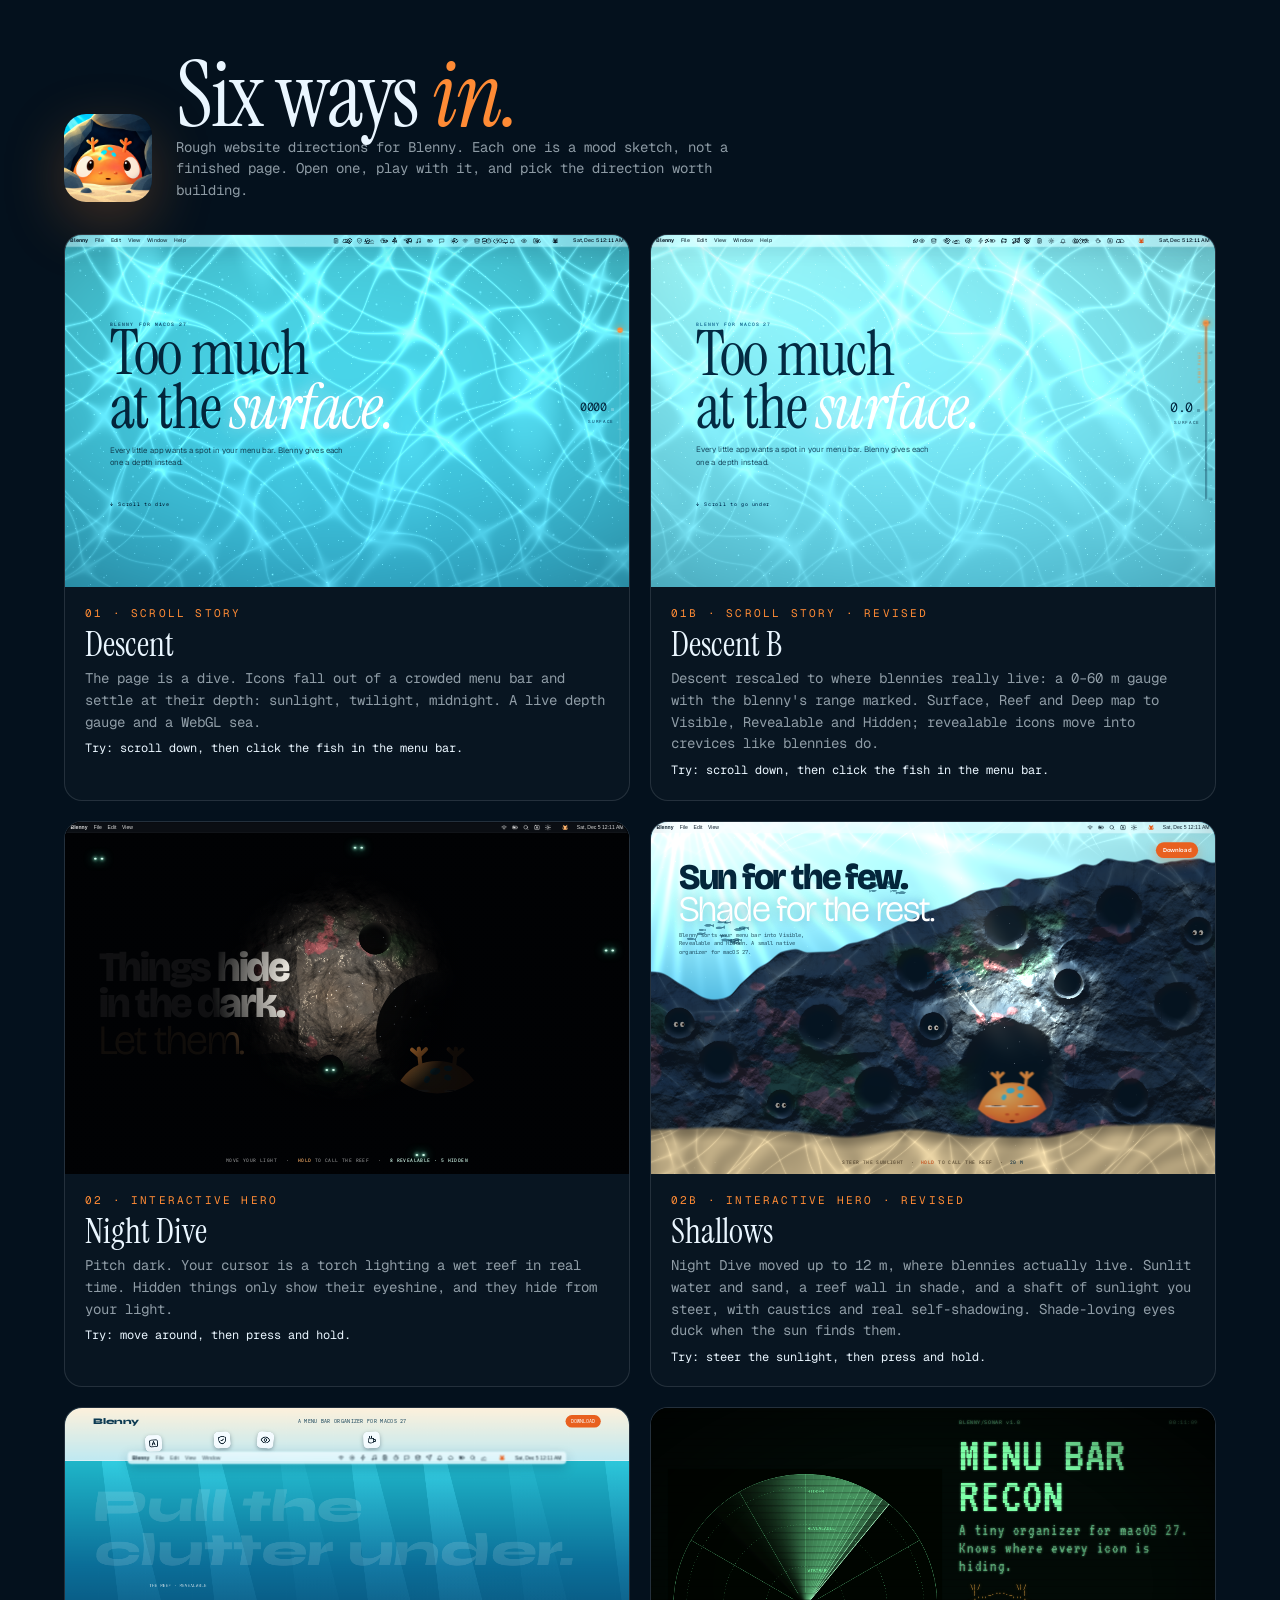
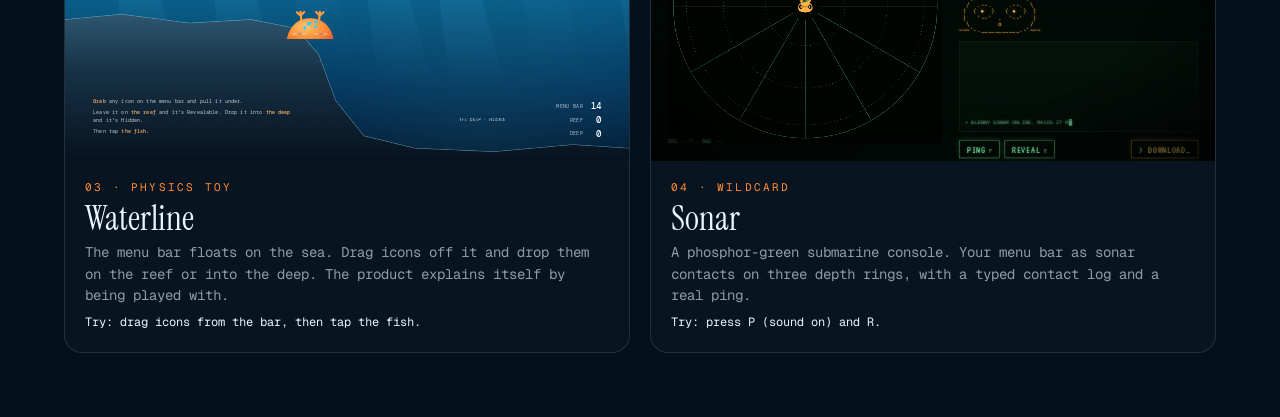
<file: Website/prototypes/index.html>
<!doctype html>
<html lang="en">
<head>
<meta charset="utf-8">
<meta name="viewport" content="width=device-width, initial-scale=1">
<title>Blenny Website Directions</title>
<link rel="icon" href="shared/blenny-icon-512.png">
<link rel="preconnect" href="https://fonts.googleapis.com">
<link rel="preconnect" href="https://fonts.gstatic.com" crossorigin>
<link href="https://fonts.googleapis.com/css2?family=Instrument+Serif:ital@0;1&family=Geist+Mono:wght@400;500&display=swap" rel="stylesheet">
<style>
  :root { --bg: #04111d; --ink: #eaf6ff; --muted: rgba(234,246,255,0.6); --line: rgba(234,246,255,0.12); --accent: #ff8b35; }
  * { box-sizing: border-box; }
  body { margin: 0; background: var(--bg); color: var(--ink); font: 400 14px/1.55 "Geist Mono", ui-monospace, monospace; }
  header { padding: 56px clamp(16px, 5vw, 64px) 32px; display: flex; gap: 24px; align-items: end; flex-wrap: wrap; }
  header img { width: 88px; height: 88px; border-radius: 22px; box-shadow: 0 20px 60px rgba(255,139,53,0.25); }
  h1 { margin: 0; font: 400 clamp(44px, 7vw, 96px)/0.9 "Instrument Serif", serif; letter-spacing: -0.02em; }
  h1 em { color: var(--accent); }
  header p { margin: 0; max-width: 42em; color: var(--muted); }
  .grid { display: grid; grid-template-columns: repeat(auto-fill, minmax(min(100%, 560px), 1fr)); gap: 20px; padding: 0 clamp(16px, 5vw, 64px) 64px; }
  a.card { display: block; color: inherit; text-decoration: none; border: 1px solid var(--line); border-radius: 18px; overflow: hidden; background: rgba(255,255,255,0.02); transition: border-color 0.2s, transform 0.2s; }
  a.card:hover { border-color: var(--accent); transform: translateY(-3px); }
  .frame { position: relative; aspect-ratio: 16 / 10; overflow: hidden; background: #000; }
  .frame iframe { position: absolute; left: 0; top: 0; width: 1440px; height: 900px; border: 0; transform-origin: 0 0; pointer-events: none; }
  .meta { padding: 18px 20px 20px; display: grid; gap: 6px; }
  .meta .n { color: var(--accent); letter-spacing: 0.2em; font-size: 11px; }
  .meta h2 { margin: 0; font: 400 34px/1 "Instrument Serif", serif; }
  .meta p { margin: 0; color: var(--muted); }
  .meta .try { color: var(--ink); font-size: 12px; }
</style>
</head>
<body>
<header>
  <img src="shared/blenny-icon-512.png" alt="">
  <div>
    <h1>Six ways <em>in.</em></h1>
    <p>Rough website directions for Blenny. Each one is a mood sketch, not a finished page. Open one, play with it, and pick the direction worth building.</p>
  </div>
</header>
<main class="grid">
  <a class="card" href="descent/">
    <div class="frame"><iframe src="descent/" loading="lazy" tabindex="-1" title="Descent preview"></iframe></div>
    <div class="meta"><span class="n">01 · SCROLL STORY</span><h2>Descent</h2>
      <p>The page is a dive. Icons fall out of a crowded menu bar and settle at their depth: sunlight, twilight, midnight. A live depth gauge and a WebGL sea.</p>
      <span class="try">Try: scroll down, then click the fish in the menu bar.</span></div>
  </a>
  <a class="card" href="descent-b/">
    <div class="frame"><iframe src="descent-b/" loading="lazy" tabindex="-1" title="Descent B preview"></iframe></div>
    <div class="meta"><span class="n">01B · SCROLL STORY · REVISED</span><h2>Descent B</h2>
      <p>Descent rescaled to where blennies really live: a 0–60 m gauge with the blenny's range marked. Surface, Reef and Deep map to Visible, Revealable and Hidden; revealable icons move into crevices like blennies do.</p>
      <span class="try">Try: scroll down, then click the fish in the menu bar.</span></div>
  </a>
  <a class="card" href="night-dive/">
    <div class="frame"><iframe src="night-dive/" loading="lazy" tabindex="-1" title="Night Dive preview"></iframe></div>
    <div class="meta"><span class="n">02 · INTERACTIVE HERO</span><h2>Night Dive</h2>
      <p>Pitch dark. Your cursor is a torch lighting a wet reef in real time. Hidden things only show their eyeshine, and they hide from your light.</p>
      <span class="try">Try: move around, then press and hold.</span></div>
  </a>
  <a class="card" href="shallows/">
    <div class="frame"><iframe src="shallows/" loading="lazy" tabindex="-1" title="Shallows preview"></iframe></div>
    <div class="meta"><span class="n">02B · INTERACTIVE HERO · REVISED</span><h2>Shallows</h2>
      <p>Night Dive moved up to 12 m, where blennies actually live. Sunlit water and sand, a reef wall in shade, and a shaft of sunlight you steer, with caustics and real self-shadowing. Shade-loving eyes duck when the sun finds them.</p>
      <span class="try">Try: steer the sunlight, then press and hold.</span></div>
  </a>
  <a class="card" href="waterline/">
    <div class="frame"><iframe src="waterline/" loading="lazy" tabindex="-1" title="Waterline preview"></iframe></div>
    <div class="meta"><span class="n">03 · PHYSICS TOY</span><h2>Waterline</h2>
      <p>The menu bar floats on the sea. Drag icons off it and drop them on the reef or into the deep. The product explains itself by being played with.</p>
      <span class="try">Try: drag icons from the bar, then tap the fish.</span></div>
  </a>
  <a class="card" href="sonar/">
    <div class="frame"><iframe src="sonar/" loading="lazy" tabindex="-1" title="Sonar preview"></iframe></div>
    <div class="meta"><span class="n">04 · WILDCARD</span><h2>Sonar</h2>
      <p>A phosphor-green submarine console. Your menu bar as sonar contacts on three depth rings, with a typed contact log and a real ping.</p>
      <span class="try">Try: press P (sound on) and R.</span></div>
  </a>
</main>
<script>
  // Scale the 1440x900 previews to their card width.
  const fit = () => document.querySelectorAll('.frame').forEach((f) => {
    f.querySelector('iframe').style.transform = `scale(${f.clientWidth / 1440})`;
  });
  addEventListener('resize', fit); fit();
</script>
</body>
</html>
</file>
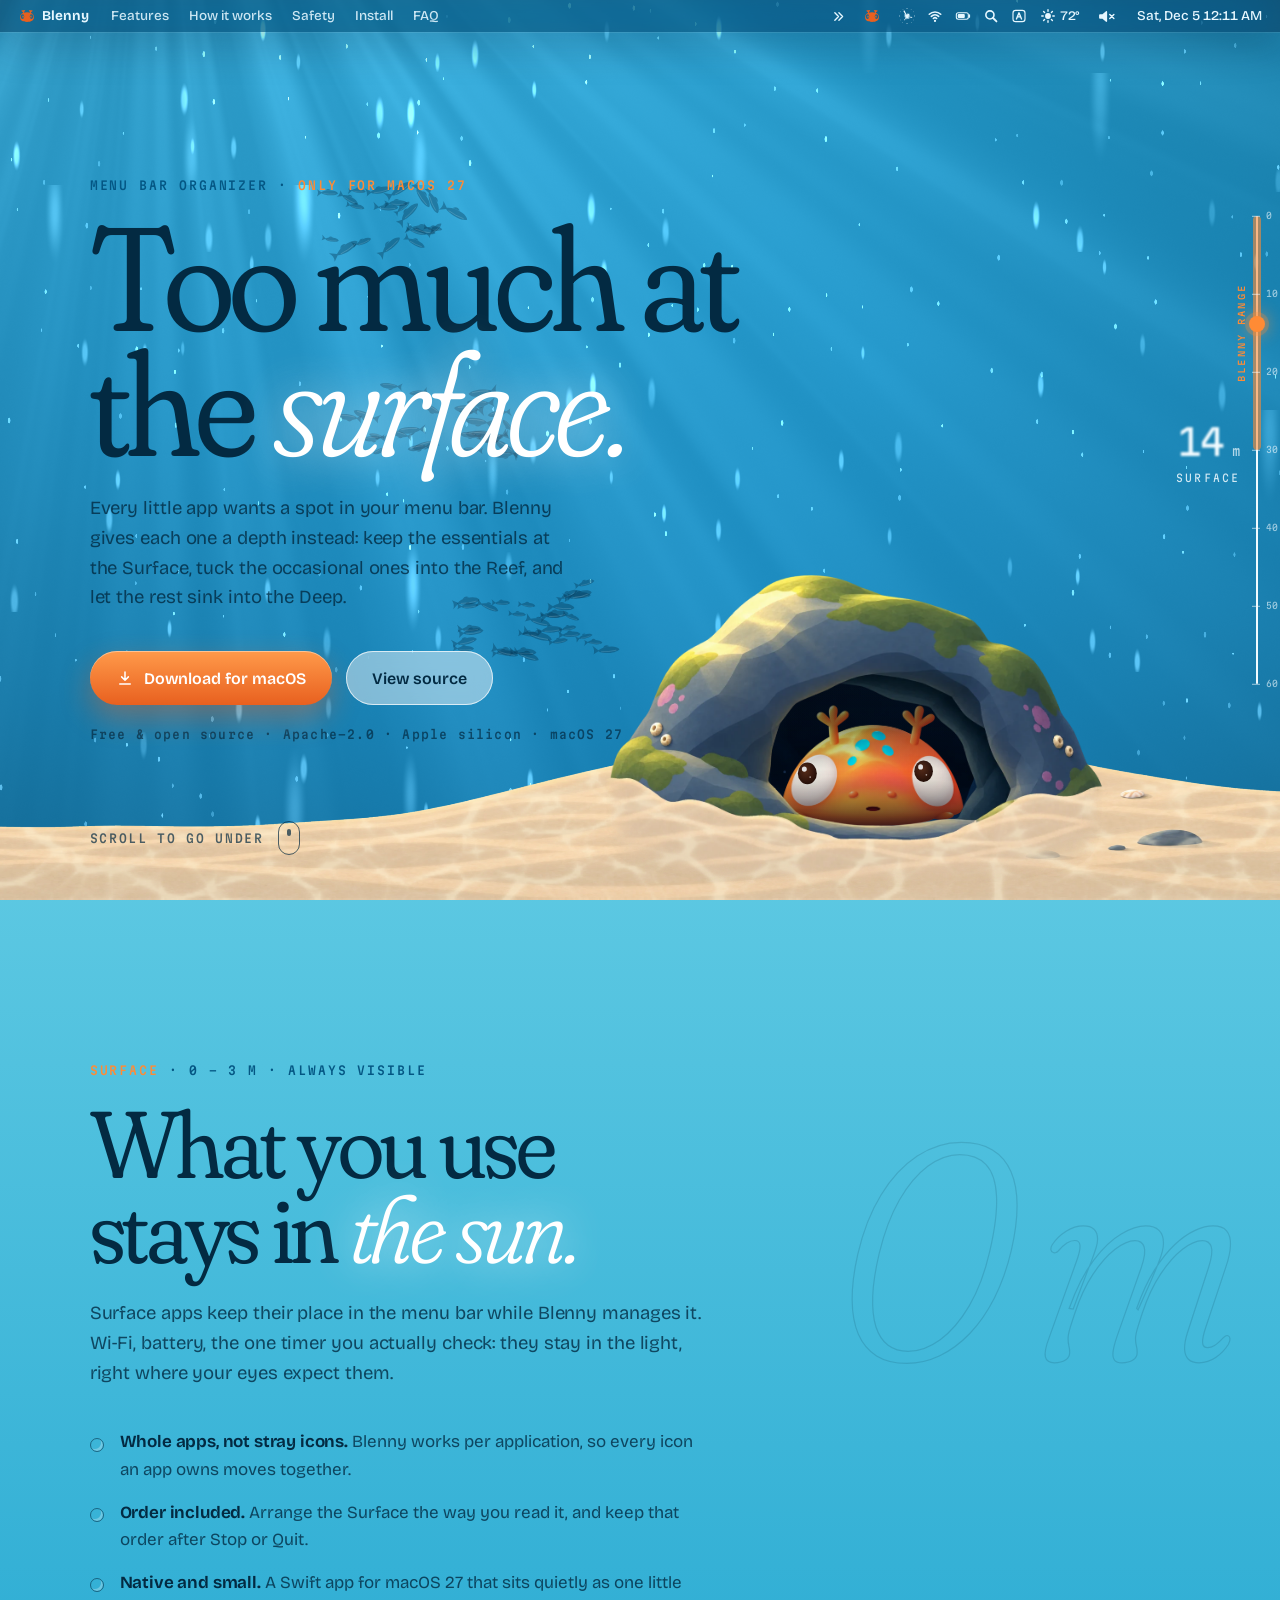
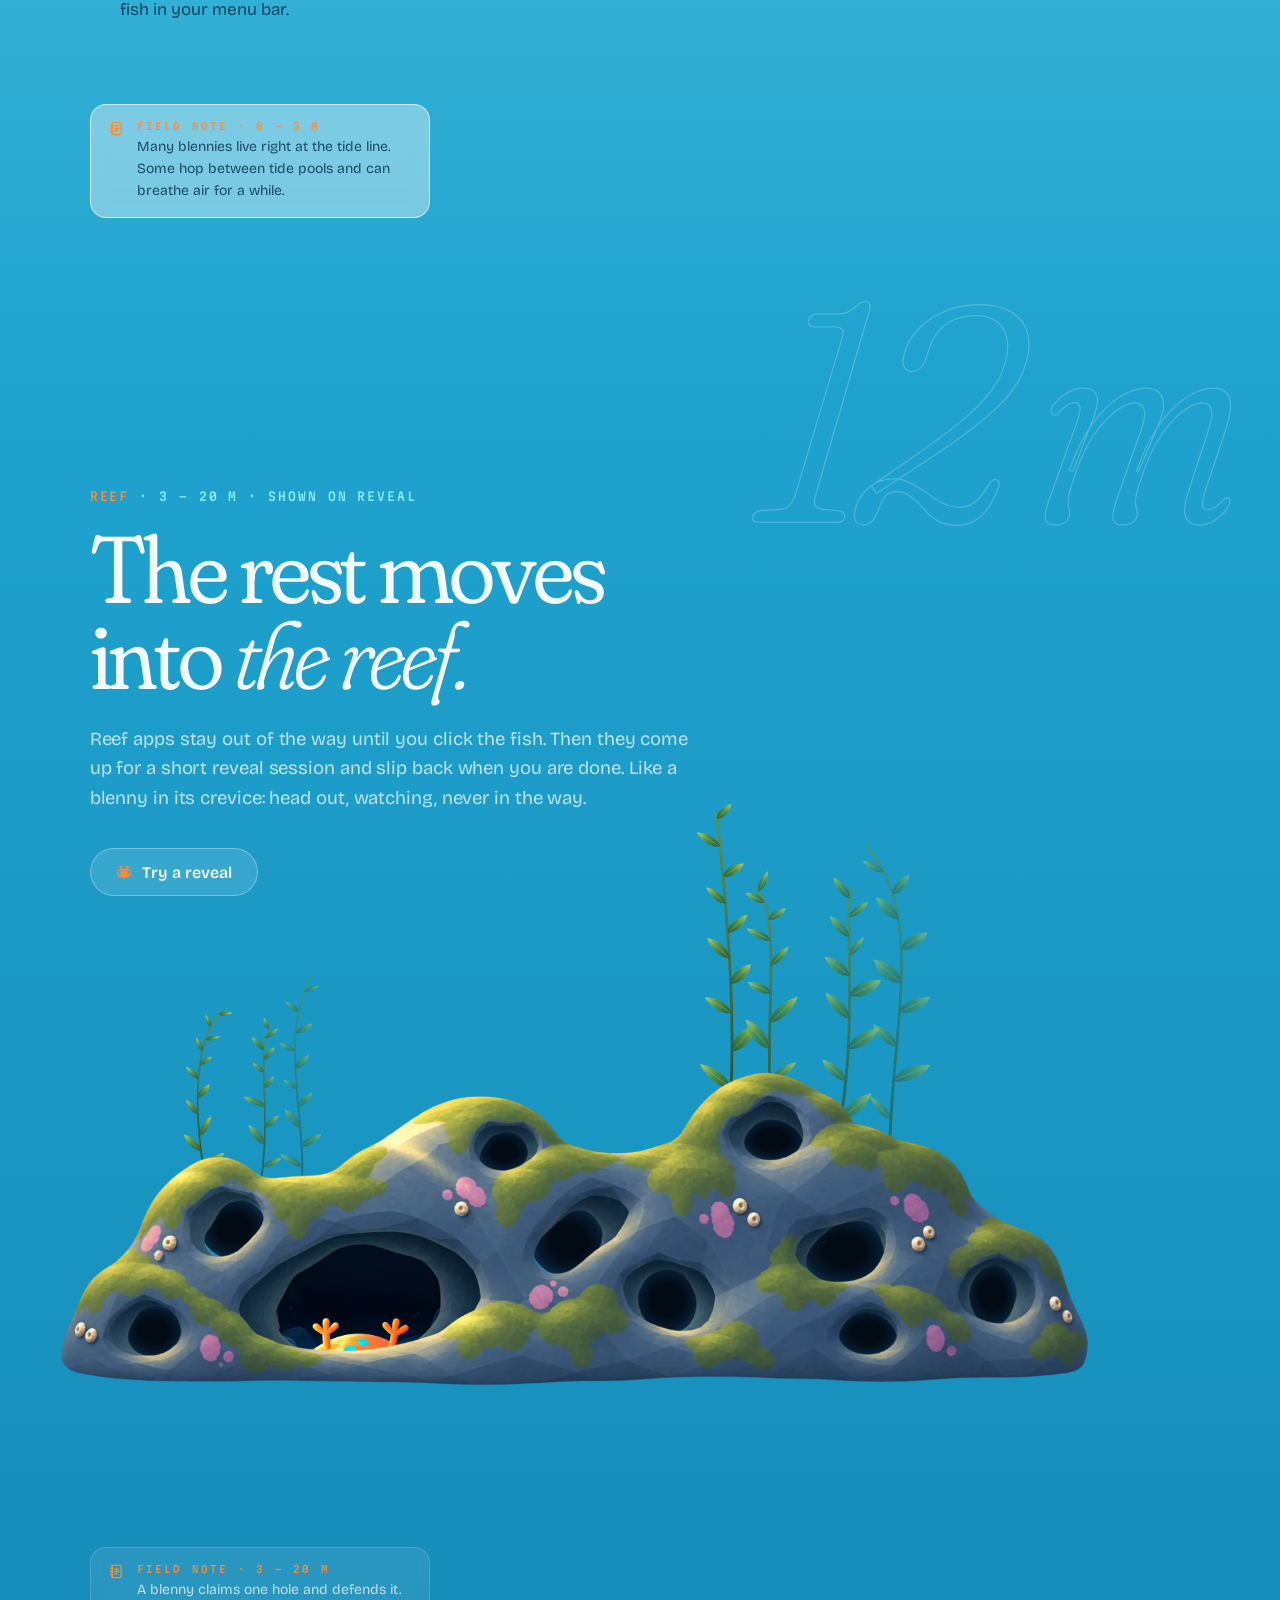
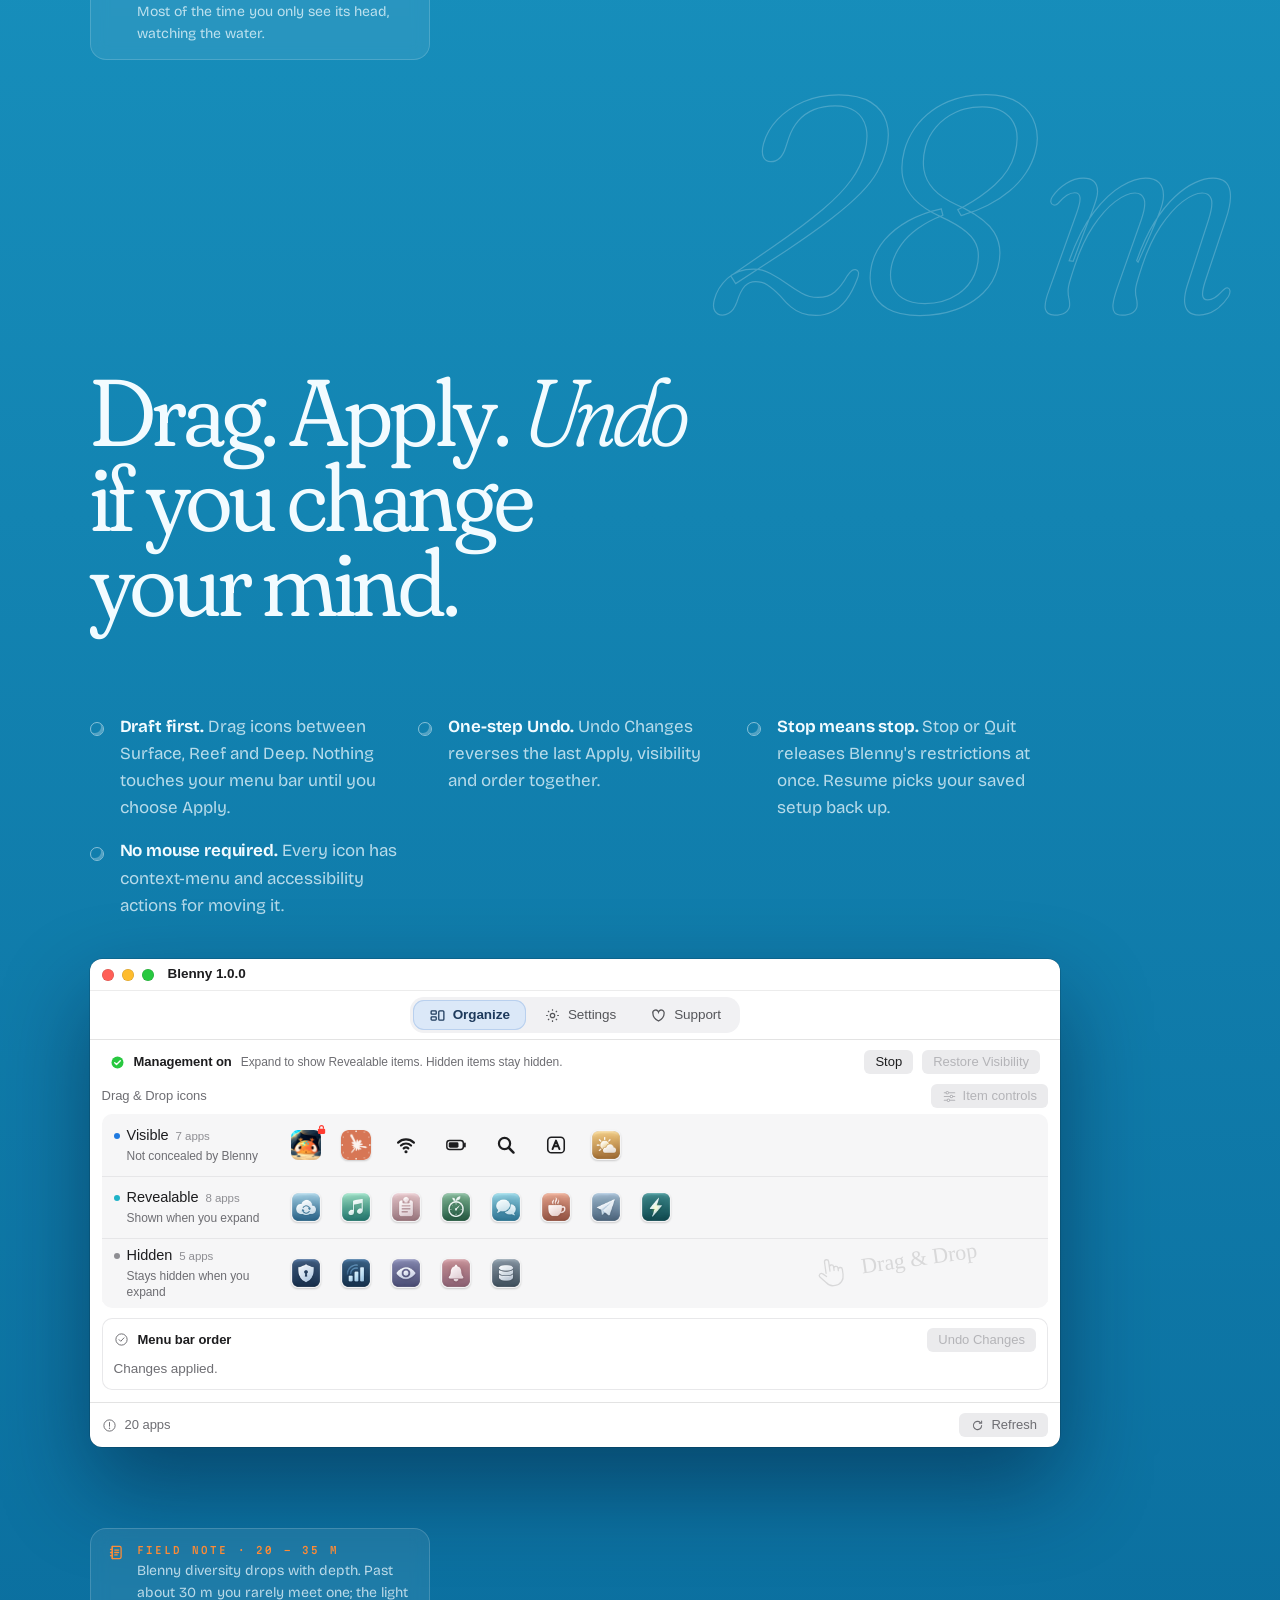
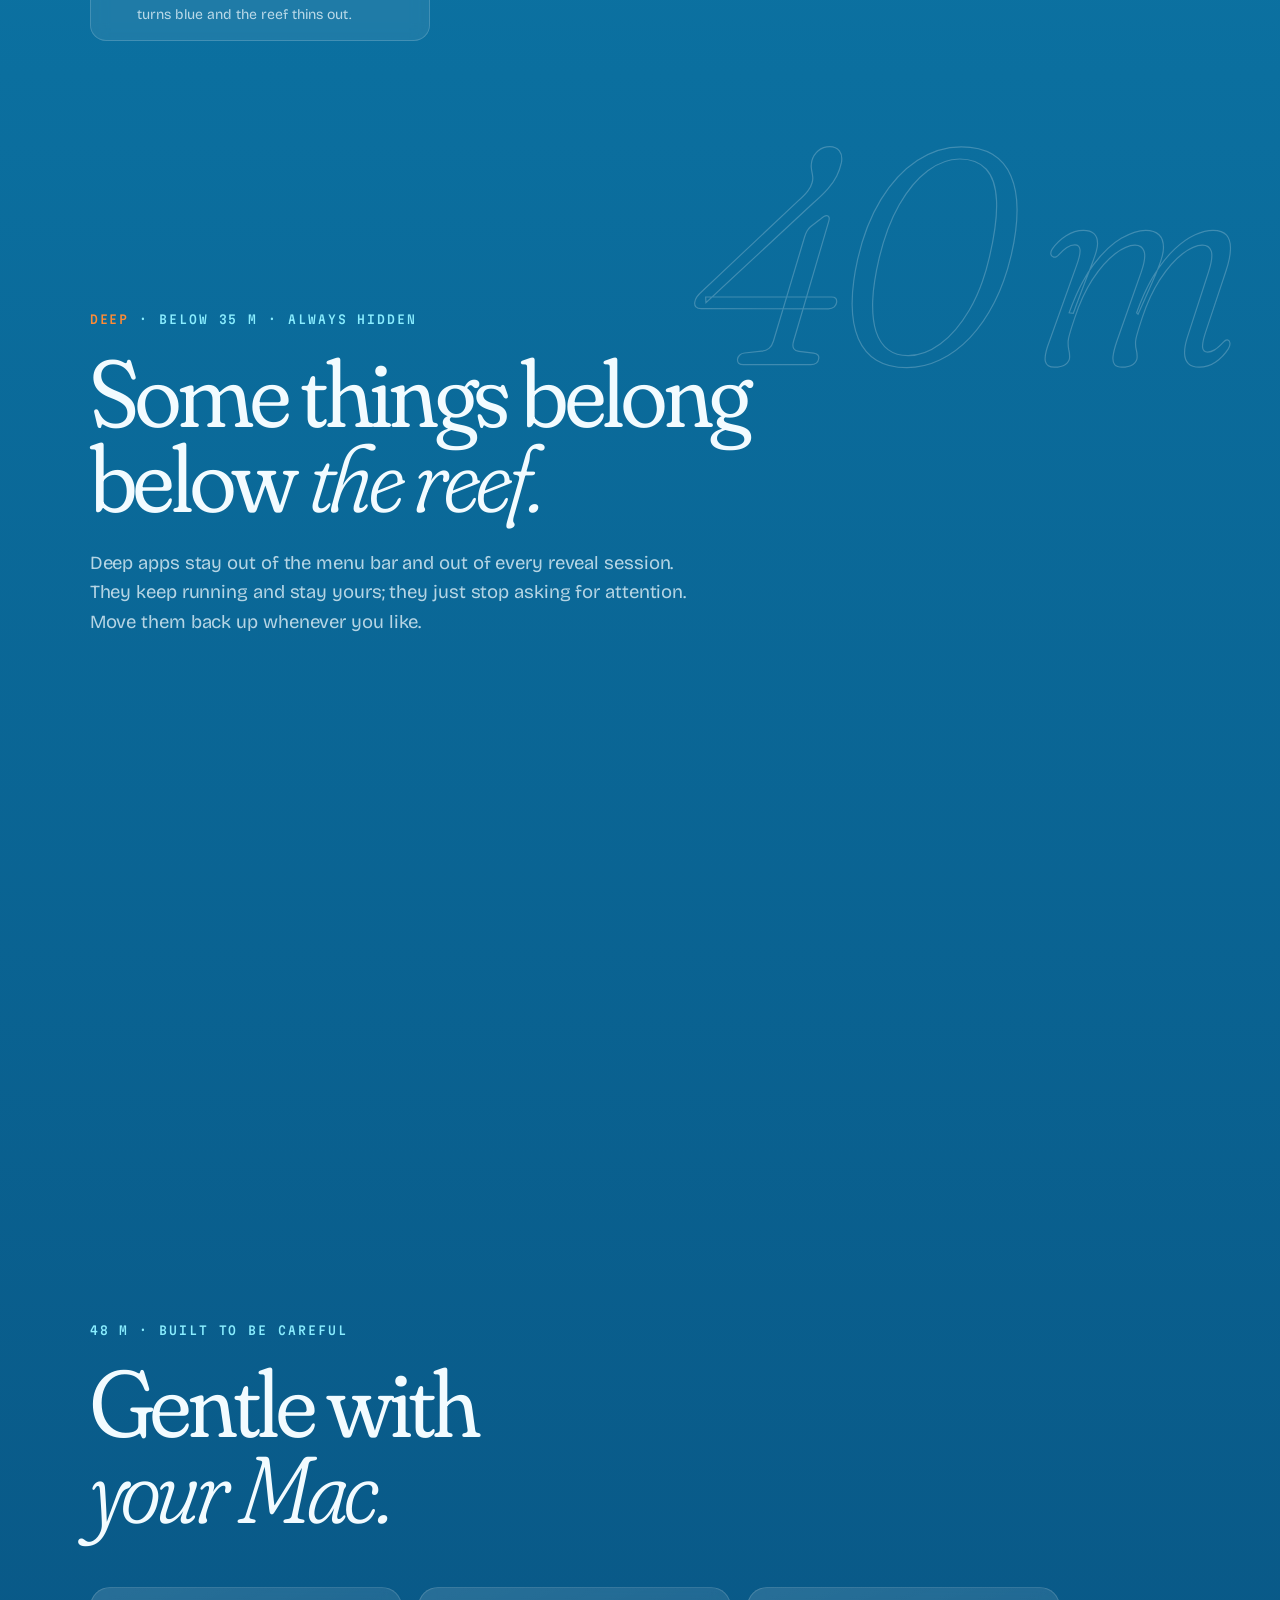
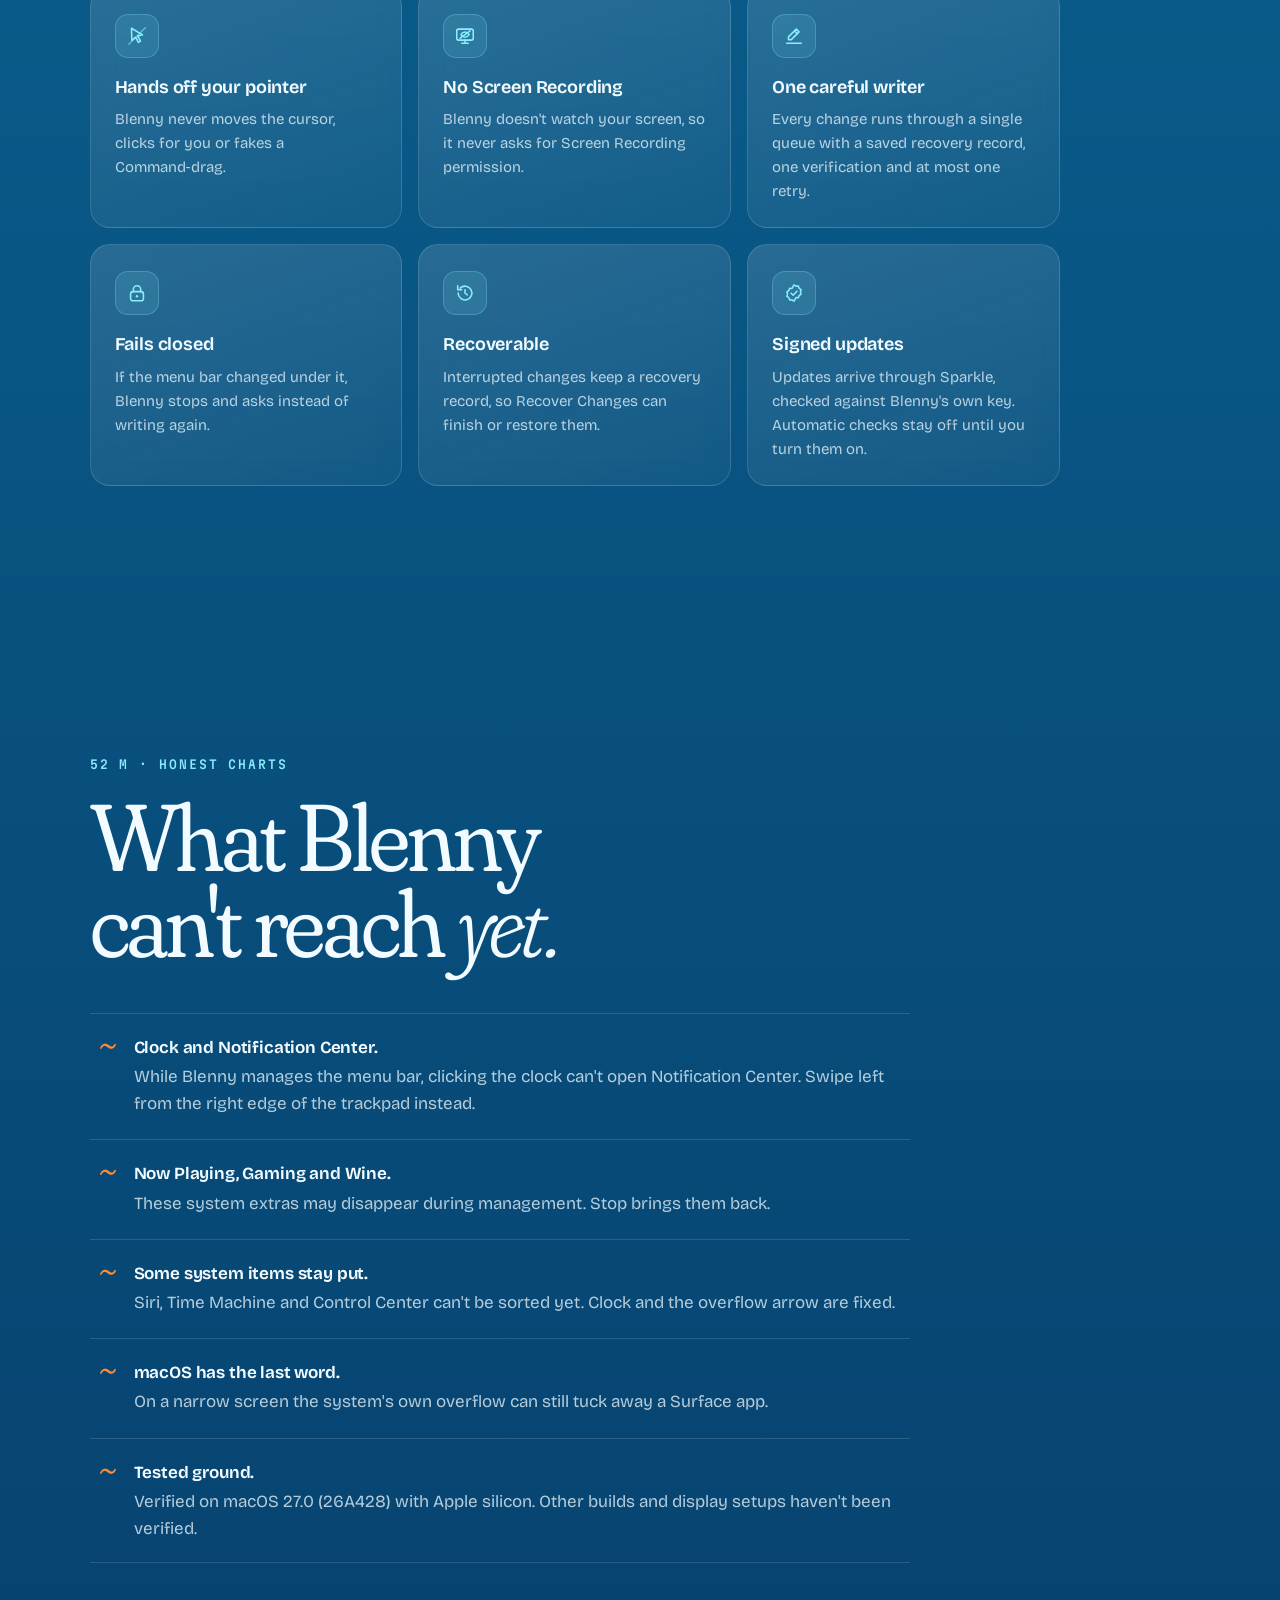
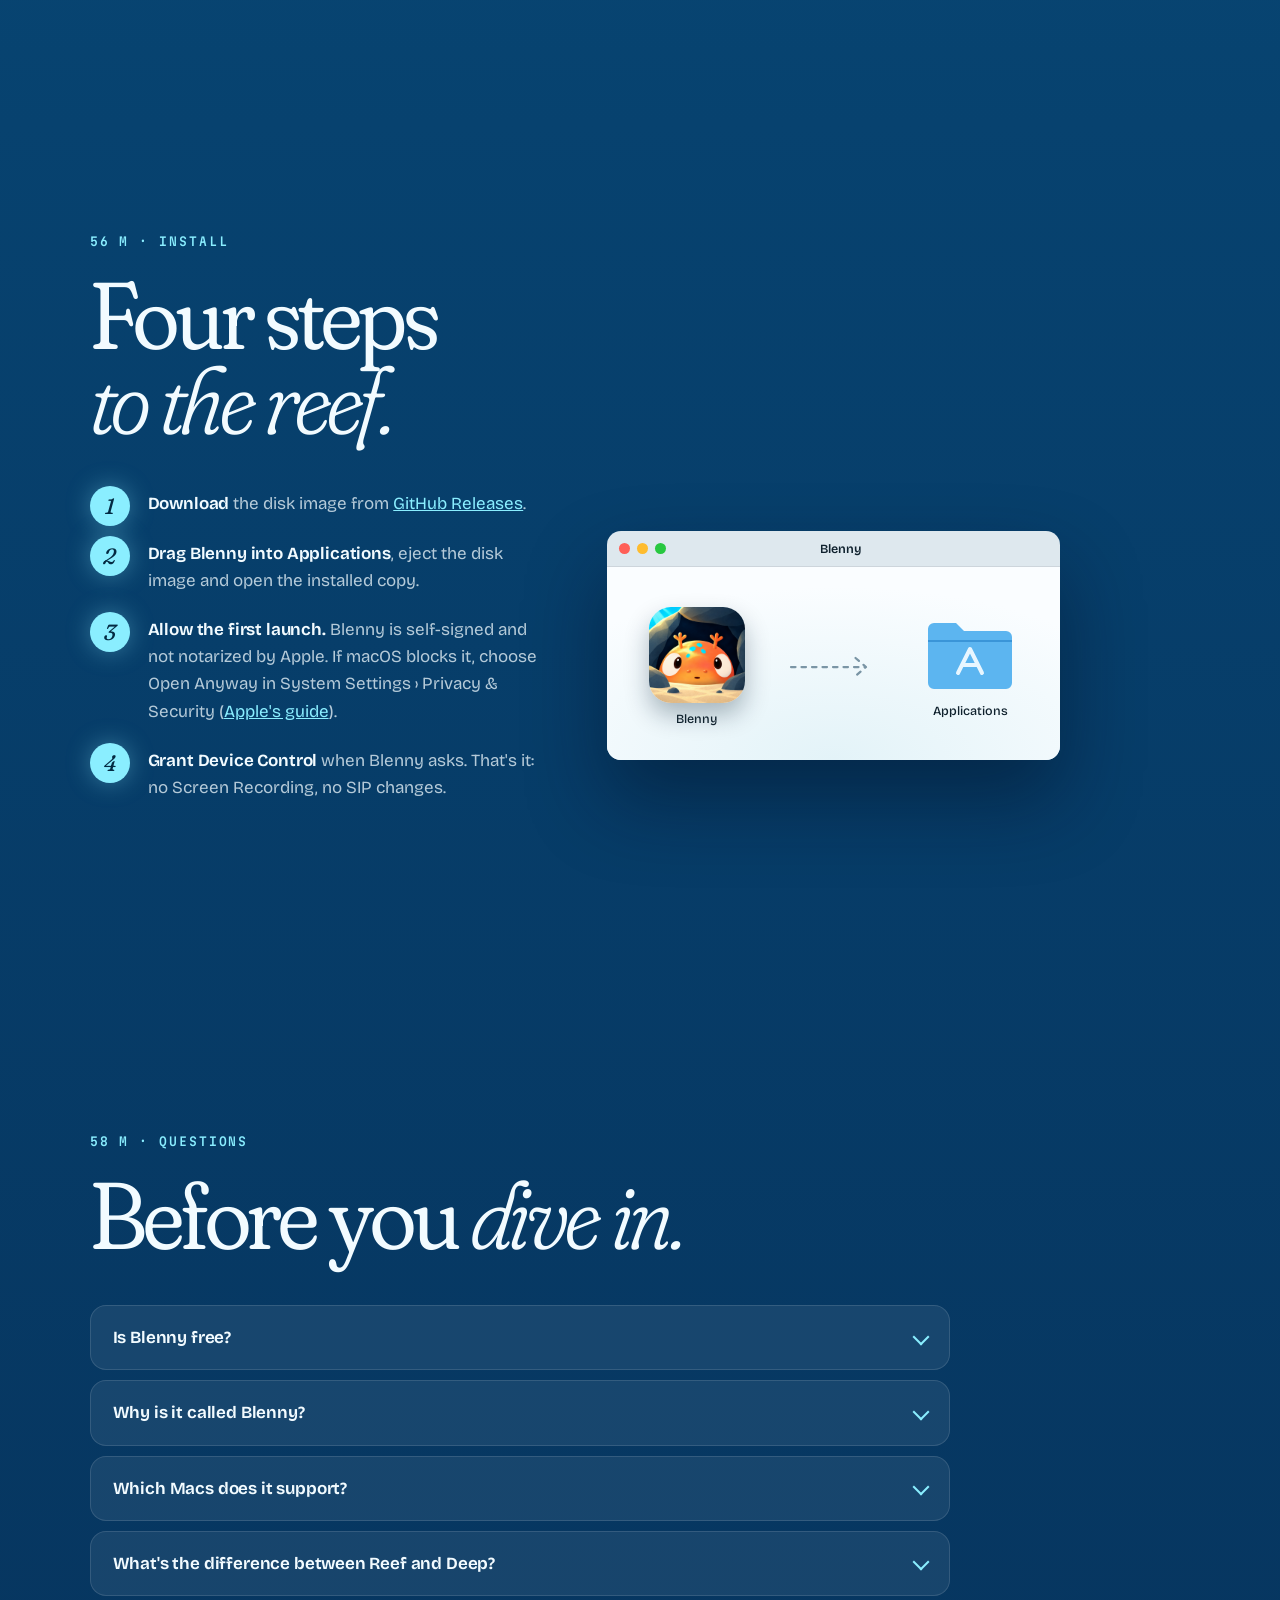
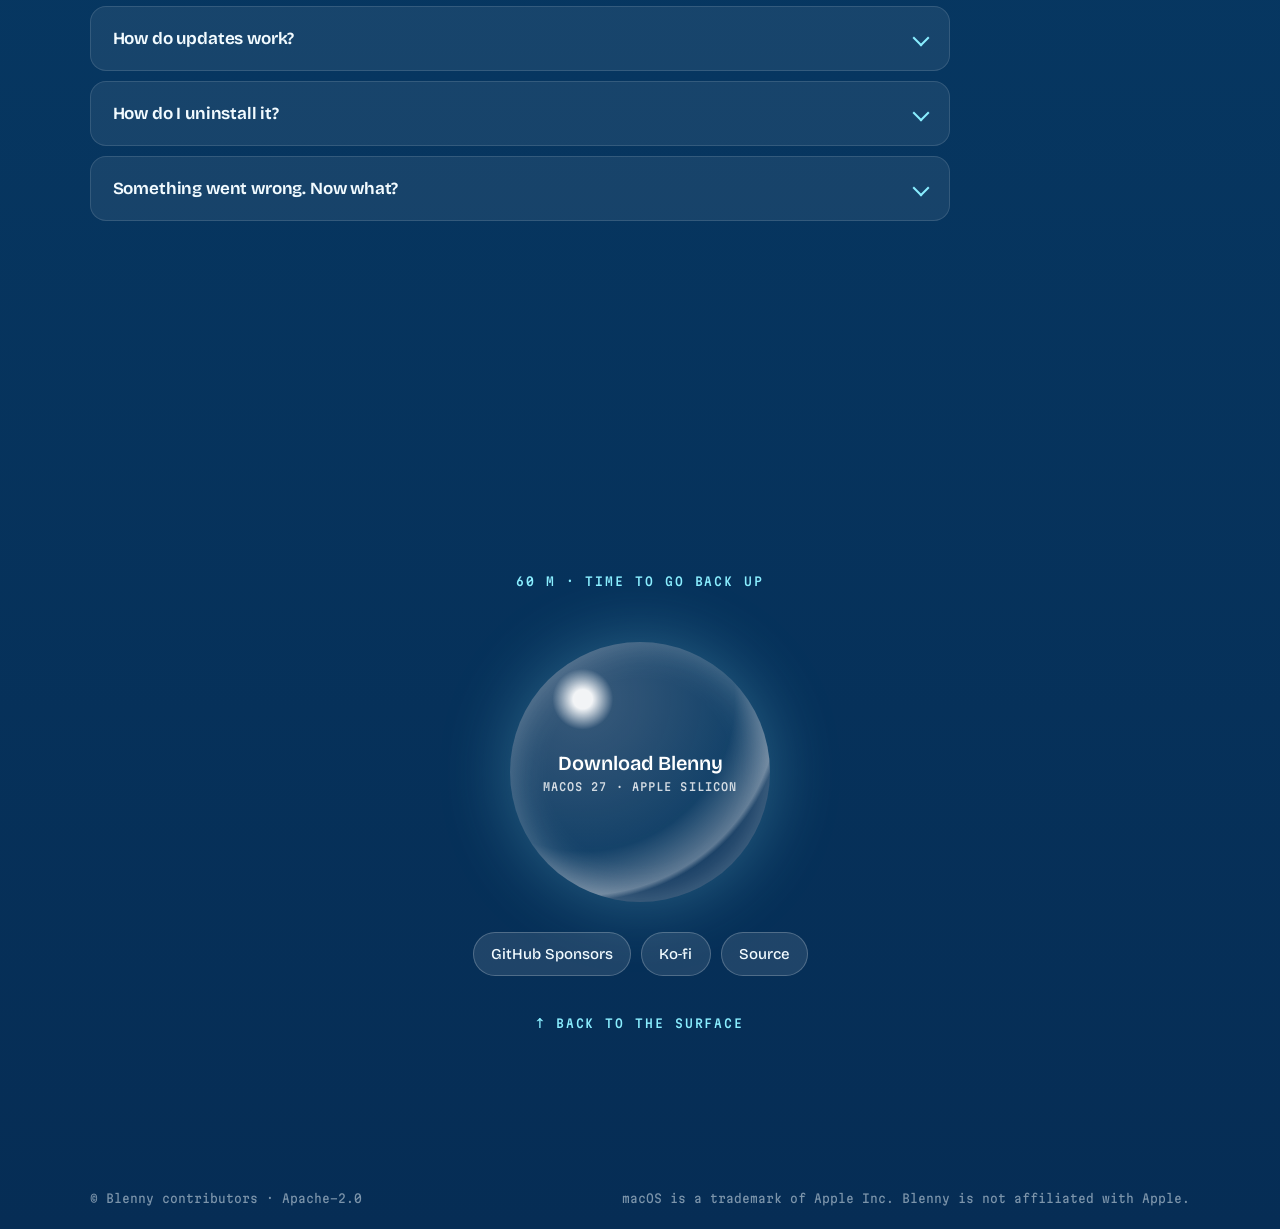
<file: Website/site/index.html>
<!doctype html>
<html lang="en">
<head>
<meta charset="utf-8">
<meta name="viewport" content="width=device-width, initial-scale=1, viewport-fit=cover">
<title>Blenny · Free, open-source menu bar organizer for macOS 27</title>
<meta name="description" content="Free, open-source menu bar organizer for macOS 27. Keep everyday apps visible, reveal occasional ones with a click, and hide the rest. No Screen Recording.">
<link rel="canonical" href="https://blenny.fi5h.xyz/">
<meta name="theme-color" content="#7fdcef">
<meta name="application-name" content="Blenny">
<meta name="apple-mobile-web-app-title" content="Blenny">
<meta name="author" content="Blenny contributors">
<meta name="robots" content="index, follow, max-image-preview:large">
<meta property="og:type" content="website">
<meta property="og:site_name" content="Blenny">
<meta property="og:title" content="Blenny · Free menu bar organizer for macOS 27">
<meta property="og:locale" content="en_US">
<meta property="og:description" content="Surface, Reef and Deep: a small, native way to calm a crowded menu bar.">
<meta property="og:url" content="https://blenny.fi5h.xyz/">
<meta property="og:image" content="https://blenny.fi5h.xyz/assets/img/social-card.jpg">
<meta property="og:image:width" content="1200">
<meta property="og:image:height" content="630">
<meta property="og:image:alt" content="Blenny, a menu bar organizer only for macOS 27: an orange blenny fish peeking out of a rock cave under sunlit water, beside the words Too much at the surface.">
<meta name="twitter:card" content="summary_large_image">
<meta name="twitter:image" content="https://blenny.fi5h.xyz/assets/img/social-card.jpg">
<link rel="icon" type="image/png" sizes="64x64" href="assets/img/favicon-64.png">
<link rel="icon" type="image/svg+xml" href="assets/img/favicon.svg">
<link rel="apple-touch-icon" href="apple-touch-icon.png">
<link rel="alternate" type="text/plain" title="Blenny for AI assistants and LLMs" href="/llms.txt">
<link rel="preconnect" href="https://fonts.googleapis.com">
<link rel="preconnect" href="https://fonts.gstatic.com" crossorigin>
<link rel="stylesheet" href="https://fonts.googleapis.com/css2?family=Bricolage+Grotesque:opsz,wght@12..96,400..700&amp;family=Fraunces:ital,opsz,wght,SOFT,WONK@0,9..144,300..600,0..100,0..1;1,9..144,300..600,0..100,0..1&amp;family=Martian+Mono:wdth,wght@87.5..112.5,400..500&amp;display=swap">
<link rel="stylesheet" href="assets/css/site.css">
<script type="application/ld+json">
{
 "@context": "https://schema.org",
 "@graph": [
  {
   "@type": "WebSite",
   "@id": "https://blenny.fi5h.xyz/#website",
   "url": "https://blenny.fi5h.xyz/",
   "name": "Blenny",
   "inLanguage": "en"
  },
  {
   "@type": "SoftwareApplication",
   "@id": "https://blenny.fi5h.xyz/#app",
   "name": "Blenny",
   "description": "A free, open-source menu bar organizer for macOS 27. Blenny manages menu bar items per app in three areas: Visible (always shown), Revealable (shown when you expand) and Hidden (stays hidden). It never moves the pointer, never synthesises clicks and never needs Screen Recording.",
   "applicationCategory": "UtilitiesApplication",
   "operatingSystem": "macOS 27 or later",
   "processorRequirements": "Apple silicon",
   "offers": {
    "@type": "Offer",
    "price": "0",
    "priceCurrency": "USD"
   },
   "license": "https://www.apache.org/licenses/LICENSE-2.0",
   "isAccessibleForFree": true,
   "downloadUrl": "https://github.com/f-is-h/Blenny/releases/latest",
   "installUrl": "https://github.com/f-is-h/Blenny/releases/latest",
   "image": "https://blenny.fi5h.xyz/assets/img/blenny-icon-512.png",
   "url": "https://blenny.fi5h.xyz/",
   "sameAs": [
    "https://github.com/f-is-h/Blenny"
   ],
   "author": {
    "@type": "Person",
    "name": "f-is-h",
    "url": "https://github.com/f-is-h"
   }
  },
  {
   "@type": "FAQPage",
   "@id": "https://blenny.fi5h.xyz/#faq",
   "mainEntity": [
    {
     "@type": "Question",
     "name": "Is Blenny free?",
     "acceptedAnswer": {
      "@type": "Answer",
      "text": "Yes. Blenny is free and open source under the Apache-2.0 license. If it earns a place in your menu bar, you can support it through GitHub Sponsors or Ko‑fi."
     }
    },
    {
     "@type": "Question",
     "name": "Why is it called Blenny?",
     "acceptedAnswer": {
      "@type": "Answer",
      "text": "Blennies are small reef fish that live in holes and crevices and poke their heads out to watch the world. That is exactly how a Reef app should behave."
     }
    },
    {
     "@type": "Question",
     "name": "Which Macs does it support?",
     "acceptedAnswer": {
      "@type": "Answer",
      "text": "macOS 27 or later on Apple silicon. There is no macOS 26 or Intel version."
     }
    },
    {
     "@type": "Question",
     "name": "What's the difference between Reef and Deep?",
     "acceptedAnswer": {
      "@type": "Answer",
      "text": "Reef apps come up whenever you click the fish for a reveal session. Deep apps never do; they stay out of the menu bar until you move them to another area."
     }
    },
    {
     "@type": "Question",
     "name": "How do updates work?",
     "acceptedAnswer": {
      "@type": "Answer",
      "text": "Use Check for Updates in Settings or in Blenny's menu. Automatic checks are off by default, and turning them on still doesn't install anything unattended."
     }
    },
    {
     "@type": "Question",
     "name": "How do I uninstall it?",
     "acceptedAnswer": {
      "@type": "Answer",
      "text": "Finish or recover any running change, choose Stop, turn off Open Blenny at Login and quit. Then move Blenny to the Trash. The recovery and uninstall guide covers the details."
     }
    },
    {
     "@type": "Question",
     "name": "Something went wrong. Now what?",
     "acceptedAnswer": {
      "@type": "Answer",
      "text": "Choose Stop to release Blenny's restrictions right away. If Blenny reports an unfinished change, use Recover Changes and keep its recovery data until it completes. Reproducible problems belong in GitHub Issues."
     }
    }
   ]
  }
 ]
}
</script>
<script type="module" src="assets/js/main.js"></script>
<!-- Cloudflare Web Analytics: cookieless page views; the token is public by design. -->
<script defer src="https://static.cloudflareinsights.com/beacon.min.js" data-cf-beacon='{"token": "82f09160ec0946488b0f5dfae9b5ce45"}'></script>
</head>
<body class="is-bright">
<a class="skip" href="#main">Skip to content</a>
<canvas id="sea" aria-hidden="true"></canvas>
<canvas id="life" aria-hidden="true"></canvas>

<header class="menubar" id="menubar">
  <div class="appmenu">
    <button class="app" id="appButton" type="button" aria-haspopup="true" aria-expanded="false" aria-controls="appMenu">
      <span class="mark" data-mark></span>Blenny
    </button>
    <div class="dropdown" id="appMenu" hidden>
      <a href="#surface">Surface</a>
      <a href="#reef">Reef</a>
      <a href="#organize">Organize</a>
      <a href="#deep">Deep</a>
      <hr>
      <a href="#safety">Safety</a>
      <a href="#install">Install</a>
      <a href="#faq">Questions</a>
      <hr>
      <a href="https://github.com/f-is-h/Blenny/releases/latest" data-download>Download…</a>
      <a href="https://github.com/f-is-h/Blenny">Source on GitHub</a>
      <a href="https://github.com/sponsors/f-is-h?metadata_project=blenny&amp;metadata_source=website">Sponsor Blenny</a>
    </div>
  </div>
  <nav class="menus" aria-label="Sections">
    <a href="#surface">Features</a>
    <a href="#organize">How it works</a>
    <a href="#safety">Safety</a>
    <a href="#install">Install</a>
    <a href="#faq">FAQ</a>
  </nav>
  <div class="tray concealed" id="concealed" aria-hidden="true"></div>
  <button class="chev" id="revealArrow" type="button" aria-label="Expand Revealable items" title="Expand Revealable items"><svg viewBox="0 0 16 16" width="13" height="13" aria-hidden="true"><path d="M3.5 3.5L8 8l-4.5 4.5M8.5 3.5L13 8l-4.5 4.5" fill="none" stroke="currentColor" stroke-width="1.7" stroke-linecap="round" stroke-linejoin="round"/></svg></button>
  <button class="fish" id="fish" type="button" aria-label="Reveal the Reef" title="Reveal the Reef"><span data-mark></span></button>
  <div class="tray" id="tray" aria-hidden="true"></div>
  <div class="soundmenu">
    <button class="sound" id="sound" type="button" aria-pressed="false" aria-label="Sound off. Turn sound on" title="Sound"><svg viewBox="0 0 20 16" width="19" height="15" aria-hidden="true"><path fill="currentColor" d="M2 5.6h2.6L8.4 2.3c.5-.4 1.2-.1 1.2.6v10.2c0 .7-.7 1-1.2.6L4.6 10.4H2c-.6 0-1-.4-1-1V6.6c0-.6.4-1 1-1z"/><g class="waves" fill="none" stroke="currentColor" stroke-width="1.5" stroke-linecap="round"><path d="M12.2 5.5a3.6 3.6 0 0 1 0 5"/><path d="M14.6 3.4a6.6 6.6 0 0 1 0 9.2"/></g><g class="mute" fill="none" stroke="currentColor" stroke-width="1.5" stroke-linecap="round"><path d="M12.4 5.8l4.4 4.4M16.8 5.8l-4.4 4.4"/></g></svg></button>
    <div class="sound-hint" id="soundHint" role="status" hidden><b>The dive sounds better.</b><span>Turn on sound for the water, the deep and a few small surprises.</span></div>
  </div>
  <span class="clock" id="clock" aria-hidden="true"></span>
</header>

<div id="fallers" aria-hidden="true"></div>

<aside class="gauge" aria-hidden="true">
  <div class="readout">
    <div><span class="num" id="depth">0.0</span><span class="unit"> m</span></div>
    <div class="zone-name" id="zone">SURFACE</div>
  </div>
  <div class="rail" id="rail"><span class="range"><b>Blenny range</b></span><span class="bob" id="bob"></span></div>
</aside>

<main id="main">
  <section id="top" class="zone hero bright" data-zone="SURFACE" data-from="0" data-to="0">
    <div class="hero-copy">
      <p class="eyebrow reveal">Menu bar organizer · <b>Only for macOS 27</b></p>
      <h1 class="split">Too much at the <em>surface.</em></h1>
      <p class="lede reveal">Every little app wants a spot in your menu bar. Blenny gives each one a depth instead: keep the essentials at the Surface, tuck the occasional ones into the Reef, and let the rest sink into the Deep.</p>
      <div class="actions reveal">
        <a class="btn primary magnetic" href="https://github.com/f-is-h/Blenny/releases/latest" data-download>
          <svg viewBox="0 0 24 24" width="18" height="18" aria-hidden="true"><path fill="none" stroke="currentColor" stroke-width="2" stroke-linecap="round" stroke-linejoin="round" d="M12 4v11m0 0l-4.5-4.5M12 15l4.5-4.5M5 20h14"/></svg>
          Download for macOS
        </a>
        <a class="btn ghost magnetic" href="https://github.com/f-is-h/Blenny">View source</a>
      </div>
      <p class="meta reveal">Free &amp; open source · Apache-2.0 · Apple silicon · macOS 27</p>
    </div>
    <div class="perch" id="perch" aria-hidden="true">
      <img class="perch-cave" src="assets/img/scene/cave.webp" alt="" width="1100" height="900">
      <div class="perch-pocket" id="perchPocket"></div>
      <div class="perch-shade"></div>
      <img class="perch-rock" src="assets/img/scene/rock-hero-1200.webp" srcset="assets/img/scene/rock-hero-1200.webp 1200w, assets/img/scene/rock-hero-2400.webp 2400w" sizes="(max-width: 820px) 92vw, 40vw" alt="" width="2400" height="1502" fetchpriority="high">
      <canvas class="perch-light" id="perchLight"></canvas>
    </div>
    <div class="hero-sand" id="heroSand" aria-hidden="true"><img class="sand-img" src="assets/img/scene/sand-2000.webp" srcset="assets/img/scene/sand-2000.webp 2000w, assets/img/scene/sand-4000.webp 4000w" sizes="160vw" alt="" width="4000" height="1100"><canvas class="sand-light" id="sandLight"></canvas></div>
    <a class="scroll-cue" href="#surface"><span>Scroll to go under</span><i></i></a>
  </section>

  <section id="surface" class="zone bright" data-zone="SURFACE · ALWAYS VISIBLE" data-from="0" data-to="3">
    <div class="depthmark" aria-hidden="true">0 m</div>
    <p class="eyebrow reveal"><b>Surface</b> · 0 – 3 m · Always visible</p>
    <h2 class="split">What you use stays in <em>the sun.</em></h2>
    <p class="lede reveal">Surface apps keep their place in the menu bar while Blenny manages it. Wi‑Fi, battery, the one timer you actually check: they stay in the light, right where your eyes expect them.</p>
    <ul class="points reveal">
      <li><b>Whole apps, not stray icons.</b> Blenny works per application, so every icon an app owns moves together.</li>
      <li><b>Order included.</b> Arrange the Surface the way you read it, and keep that order after Stop or Quit.</li>
      <li><b>Native and small.</b> A Swift app for macOS 27 that sits quietly as one little fish in your menu bar.</li>
    </ul>
    <aside class="note reveal"><b>Field note · 0 – 3 m</b>Many blennies live right at the tide line. Some hop between tide pools and can breathe air for a while.</aside>
  </section>

  <section id="reef" class="zone" data-zone="REEF · SHOWN ON REVEAL" data-from="3" data-to="20">
    <div class="depthmark" aria-hidden="true">12 m</div>
    <p class="eyebrow reveal"><b>Reef</b> · 3 – 20 m · Shown on reveal</p>
    <h2 class="split">The rest moves into <em>the reef.</em></h2>
    <p class="lede reveal">Reef apps stay out of the way until you click the fish. Then they come up for a short reveal session and slip back when you are done. Like a blenny in its crevice: head out, watching, never in the way.</p>
    <button class="btn glass magnetic reveal" id="tryReveal" type="button">
      <span data-mark></span> Try a reveal
    </button>
    <div class="ledge" id="ledge" aria-hidden="true">
      <div class="kelp" id="kelp"></div>
      <div class="kelp kelp-small" id="kelpSmall"></div>
      <img class="ledge-rock" src="assets/img/scene/reef-ledge-1600.webp" srcset="assets/img/scene/reef-ledge-1600.webp 1600w, assets/img/scene/reef-ledge-3200.webp 3200w" sizes="(max-width: 820px) 100vw, 1180px" alt="" width="3200" height="1450" loading="lazy">
    </div>
    <aside class="note reveal"><b>Field note · 3 – 20 m</b>A blenny claims one hole and defends it. Most of the time you only see its head, watching the water.</aside>
  </section>

  <section id="organize" class="zone" data-zone="SLOPE · ORGANIZE" data-from="20" data-to="35">
    <div class="depthmark" aria-hidden="true">28 m</div>
    <p class="eyebrow reveal">Slope · 20 – 35 m · Organize</p>
    <h2 class="split">Drag. Apply. <em>Undo</em> if you change your mind.</h2>
    <div class="organize-grid">
      <ul class="points reveal">
        <li><b>Draft first.</b> Drag icons between Surface, Reef and Deep. Nothing touches your menu bar until you choose Apply.</li>
        <li><b>One-step Undo.</b> Undo Changes reverses the last Apply, visibility and order together.</li>
        <li><b>Stop means stop.</b> Stop or Quit releases Blenny's restrictions at once. Resume picks your saved setup back up.</li>
        <li><b>No mouse required.</b> Every icon has context-menu and accessibility actions for moving it.</li>
      </ul>
      <div class="window reveal" id="board" aria-label="Interactive Organize demo"></div>
    </div>
    <aside class="note reveal"><b>Field note · 20 – 35 m</b>Blenny diversity drops with depth. Past about 30 m you rarely meet one; the light turns blue and the reef thins out.</aside>
  </section>

  <section id="deep" class="zone" data-zone="DEEP · ALWAYS HIDDEN" data-from="35" data-to="45">
    <div class="depthmark" aria-hidden="true">40 m</div>
    <p class="eyebrow reveal"><b>Deep</b> · below 35 m · Always hidden</p>
    <h2 class="split">Some things belong below <em>the reef.</em></h2>
    <p class="lede reveal">Deep apps stay out of the menu bar and out of every reveal session. They keep running and stay yours; they just stop asking for attention. Move them back up whenever you like.</p>
    <div class="bed" id="bed"></div>
  </section>

  <section id="safety" class="zone" data-zone="DEEP · SAFETY" data-from="45" data-to="50">
    <p class="eyebrow reveal">48 m · Built to be careful</p>
    <h2 class="split">Gentle with <em>your Mac.</em></h2>
    <div class="cards">
      <article class="card reveal"><span class="icon"><svg viewBox="0 0 24 24" width="22" height="22" fill="none" stroke="currentColor" stroke-width="1.7" stroke-linecap="round" stroke-linejoin="round" aria-hidden="true"><path d="M6 3.5l12 7.2-5.3 1.3 3.1 5.6-2.3 1.3-3.1-5.6-4 3.6z"/><path d="M3 21L21 3" stroke-width="1.6" opacity=".55"/></svg></span><h3>Hands off your pointer</h3><p>Blenny never moves the cursor, clicks for you or fakes a Command‑drag.</p></article>
      <article class="card reveal"><span class="icon"><svg viewBox="0 0 24 24" width="22" height="22" fill="none" stroke="currentColor" stroke-width="1.7" stroke-linecap="round" stroke-linejoin="round" aria-hidden="true"><rect x="3" y="4.5" width="18" height="12" rx="2"/><path d="M8.5 20h7M12 16.5V20"/><path d="M7.5 10.5s1.8-2.8 4.5-2.8 4.5 2.8 4.5 2.8-1.8 2.8-4.5 2.8-4.5-2.8-4.5-2.8z"/><path d="M6.5 14.5l11-8"/></svg></span><h3>No Screen Recording</h3><p>Blenny doesn't watch your screen, so it never asks for Screen Recording permission.</p></article>
      <article class="card reveal"><span class="icon"><svg viewBox="0 0 24 24" width="22" height="22" fill="none" stroke="currentColor" stroke-width="1.7" stroke-linecap="round" stroke-linejoin="round" aria-hidden="true"><path d="M4 20h16"/><path d="M14.5 4.5l3 3L9 16H6v-3z"/><path d="M12.5 6.5l3 3"/></svg></span><h3>One careful writer</h3><p>Every change runs through a single queue with a saved recovery record, one verification and at most one retry.</p></article>
      <article class="card reveal"><span class="icon"><svg viewBox="0 0 24 24" width="22" height="22" fill="none" stroke="currentColor" stroke-width="1.7" stroke-linecap="round" stroke-linejoin="round" aria-hidden="true"><rect x="5" y="10.5" width="14" height="10" rx="2.5"/><path d="M8 10.5V8a4 4 0 0 1 8 0v2.5"/><circle cx="12" cy="15.5" r="1.3" fill="currentColor" stroke="none"/></svg></span><h3>Fails closed</h3><p>If the menu bar changed under it, Blenny stops and asks instead of writing again.</p></article>
      <article class="card reveal"><span class="icon"><svg viewBox="0 0 24 24" width="22" height="22" fill="none" stroke="currentColor" stroke-width="1.7" stroke-linecap="round" stroke-linejoin="round" aria-hidden="true"><path d="M4.5 12a7.5 7.5 0 1 0 2.2-5.3"/><path d="M4 4v4.5h4.5"/><path d="M12 8.5V12l2.5 2"/></svg></span><h3>Recoverable</h3><p>Interrupted changes keep a recovery record, so Recover Changes can finish or restore them.</p></article>
      <article class="card reveal"><span class="icon"><svg viewBox="0 0 24 24" width="22" height="22" fill="none" stroke="currentColor" stroke-width="1.7" stroke-linecap="round" stroke-linejoin="round" aria-hidden="true"><path d="M12 3l2.1 1.6 2.6-.2.9 2.5 2.2 1.4-.8 2.5.8 2.5-2.2 1.4-.9 2.5-2.6-.2L12 21l-2.1-1.6-2.6.2-.9-2.5L4.2 15.7l.8-2.5-.8-2.5 2.2-1.4.9-2.5 2.6.2z"/><path d="M8.8 12.2l2.2 2.2 4.2-4.4"/></svg></span><h3>Signed updates</h3><p>Updates arrive through Sparkle, checked against Blenny's own key. Automatic checks stay off until you turn them on.</p></article>
    </div>
  </section>

  <section id="limits" class="zone" data-zone="DEEP · LIMITS" data-from="50" data-to="54">
    <p class="eyebrow reveal">52 m · Honest charts</p>
    <h2 class="split">What Blenny can't reach <em>yet.</em></h2>
    <ul class="limits reveal">
      <li><b>Clock and Notification Center.</b> While Blenny manages the menu bar, clicking the clock can't open Notification Center. Swipe left from the right edge of the trackpad instead.</li>
      <li><b>Now Playing, Gaming and Wine.</b> These system extras may disappear during management. Stop brings them back.</li>
      <li><b>Some system items stay put.</b> Siri, Time Machine and Control Center can't be sorted yet. Clock and the overflow arrow are fixed.</li>
      <li><b>macOS has the last word.</b> On a narrow screen the system's own overflow can still tuck away a Surface app.</li>
      <li><b>Tested ground.</b> Verified on macOS 27.0 (26A428) with Apple silicon. Other builds and display setups haven't been verified.</li>
    </ul>
  </section>

  <section id="install" class="zone" data-zone="DEEP · INSTALL" data-from="54" data-to="57">
    <p class="eyebrow reveal">56 m · Install</p>
    <h2 class="split">Four steps <em>to the reef.</em></h2>
    <div class="install-grid">
      <ol class="steps reveal">
        <li><b>Download</b> the disk image from <a href="https://github.com/f-is-h/Blenny/releases/latest">GitHub Releases</a>.</li>
        <li><b>Drag Blenny into Applications</b>, eject the disk image and open the installed copy.</li>
        <li><b>Allow the first launch.</b> Blenny is self-signed and not notarized by Apple. If macOS blocks it, choose Open Anyway in System Settings › Privacy &amp; Security (<a href="https://support.apple.com/102445">Apple's guide</a>).</li>
        <li><b>Grant Device Control</b> when Blenny asks. That's it: no Screen Recording, no SIP changes.</li>
      </ol>
      <div class="dmg reveal" aria-hidden="true">
        <div class="dmg-bar"><i></i><i></i><i></i><span>Blenny</span></div>
        <div class="dmg-body">
          <figure class="dmg-app"><img src="assets/img/blenny-icon-512.png" alt="" width="96" height="96"><figcaption>Blenny</figcaption></figure>
          <svg class="dmg-arrow" viewBox="0 0 120 40"><path d="M4 20h100m-14-12l14 12-14 12"/></svg>
          <figure class="dmg-folder"><svg viewBox="0 0 96 80"><path d="M6 14a6 6 0 0 1 6-6h22l8 8h42a6 6 0 0 1 6 6v46a6 6 0 0 1-6 6H12a6 6 0 0 1-6-6z"/><path class="tab" d="M6 26h84"/><path class="a" d="M36 58l12-24 12 24m-19-8h14"/></svg><figcaption>Applications</figcaption></figure>
        </div>
      </div>
    </div>
  </section>

  <section id="faq" class="zone" data-zone="DEEP · QUESTIONS" data-from="57" data-to="59">
    <p class="eyebrow reveal">58 m · Questions</p>
    <h2 class="split">Before you <em>dive in.</em></h2>
    <div class="faq reveal">
      <details><summary>Is Blenny free?</summary><p>Yes. Blenny is free and open source under the Apache-2.0 license. If it earns a place in your menu bar, you can support it through GitHub Sponsors or Ko‑fi.</p></details>
      <details><summary>Why is it called Blenny?</summary><p>Blennies are small reef fish that live in holes and crevices and poke their heads out to watch the world. That is exactly how a Reef app should behave.</p></details>
      <details><summary>Which Macs does it support?</summary><p>macOS 27 or later on Apple silicon. There is no macOS 26 or Intel version.</p></details>
      <details><summary>What's the difference between Reef and Deep?</summary><p>Reef apps come up whenever you click the fish for a reveal session. Deep apps never do; they stay out of the menu bar until you move them to another area.</p></details>
      <details><summary>How do updates work?</summary><p>Use Check for Updates in Settings or in Blenny's menu. Automatic checks are off by default, and turning them on still doesn't install anything unattended.</p></details>
      <details><summary>How do I uninstall it?</summary><p>Finish or recover any running change, choose Stop, turn off Open Blenny at Login and quit. Then move Blenny to the Trash. The <a href="https://github.com/f-is-h/Blenny/blob/main/docs/RECOVERY_AND_UNINSTALL.md">recovery and uninstall guide</a> covers the details.</p></details>
      <details><summary>Something went wrong. Now what?</summary><p>Choose Stop to release Blenny's restrictions right away. If Blenny reports an unfinished change, use Recover Changes and keep its recovery data until it completes. Reproducible problems belong in <a href="https://github.com/f-is-h/Blenny/issues">GitHub Issues</a>.</p></details>
    </div>
  </section>

  <section id="ascent" class="zone ascent" data-zone="DEEP" data-from="59" data-to="60">
    <div class="breath">
      <p class="eyebrow reveal">60 m · Time to go back up</p>
      <a class="bubble-cta magnetic" href="https://github.com/f-is-h/Blenny/releases/latest" data-download>
        <span>Download Blenny</span><small>macOS 27 · Apple silicon</small>
      </a>
      <div class="support reveal">
        <a href="https://github.com/sponsors/f-is-h?metadata_project=blenny&amp;metadata_source=website">GitHub Sponsors</a>
        <a href="https://ko-fi.com/blenny">Ko‑fi</a>
        <a href="https://github.com/f-is-h/Blenny">Source</a>
      </div>
      <button class="up" id="up" type="button">↑ Back to the surface</button>
    </div>
    <footer class="footer">
      <span>© Blenny contributors · Apache-2.0</span>
      <span>macOS is a trademark of Apple Inc. Blenny is not affiliated with Apple.</span>
    </footer>
  </section>
</main>

<div class="toast" id="toast" role="status" aria-live="polite"></div>
<noscript><style>.split, .reveal { opacity: 1 !important; transform: none !important; filter: none !important; }</style></noscript>
</body>
</html>
</file>
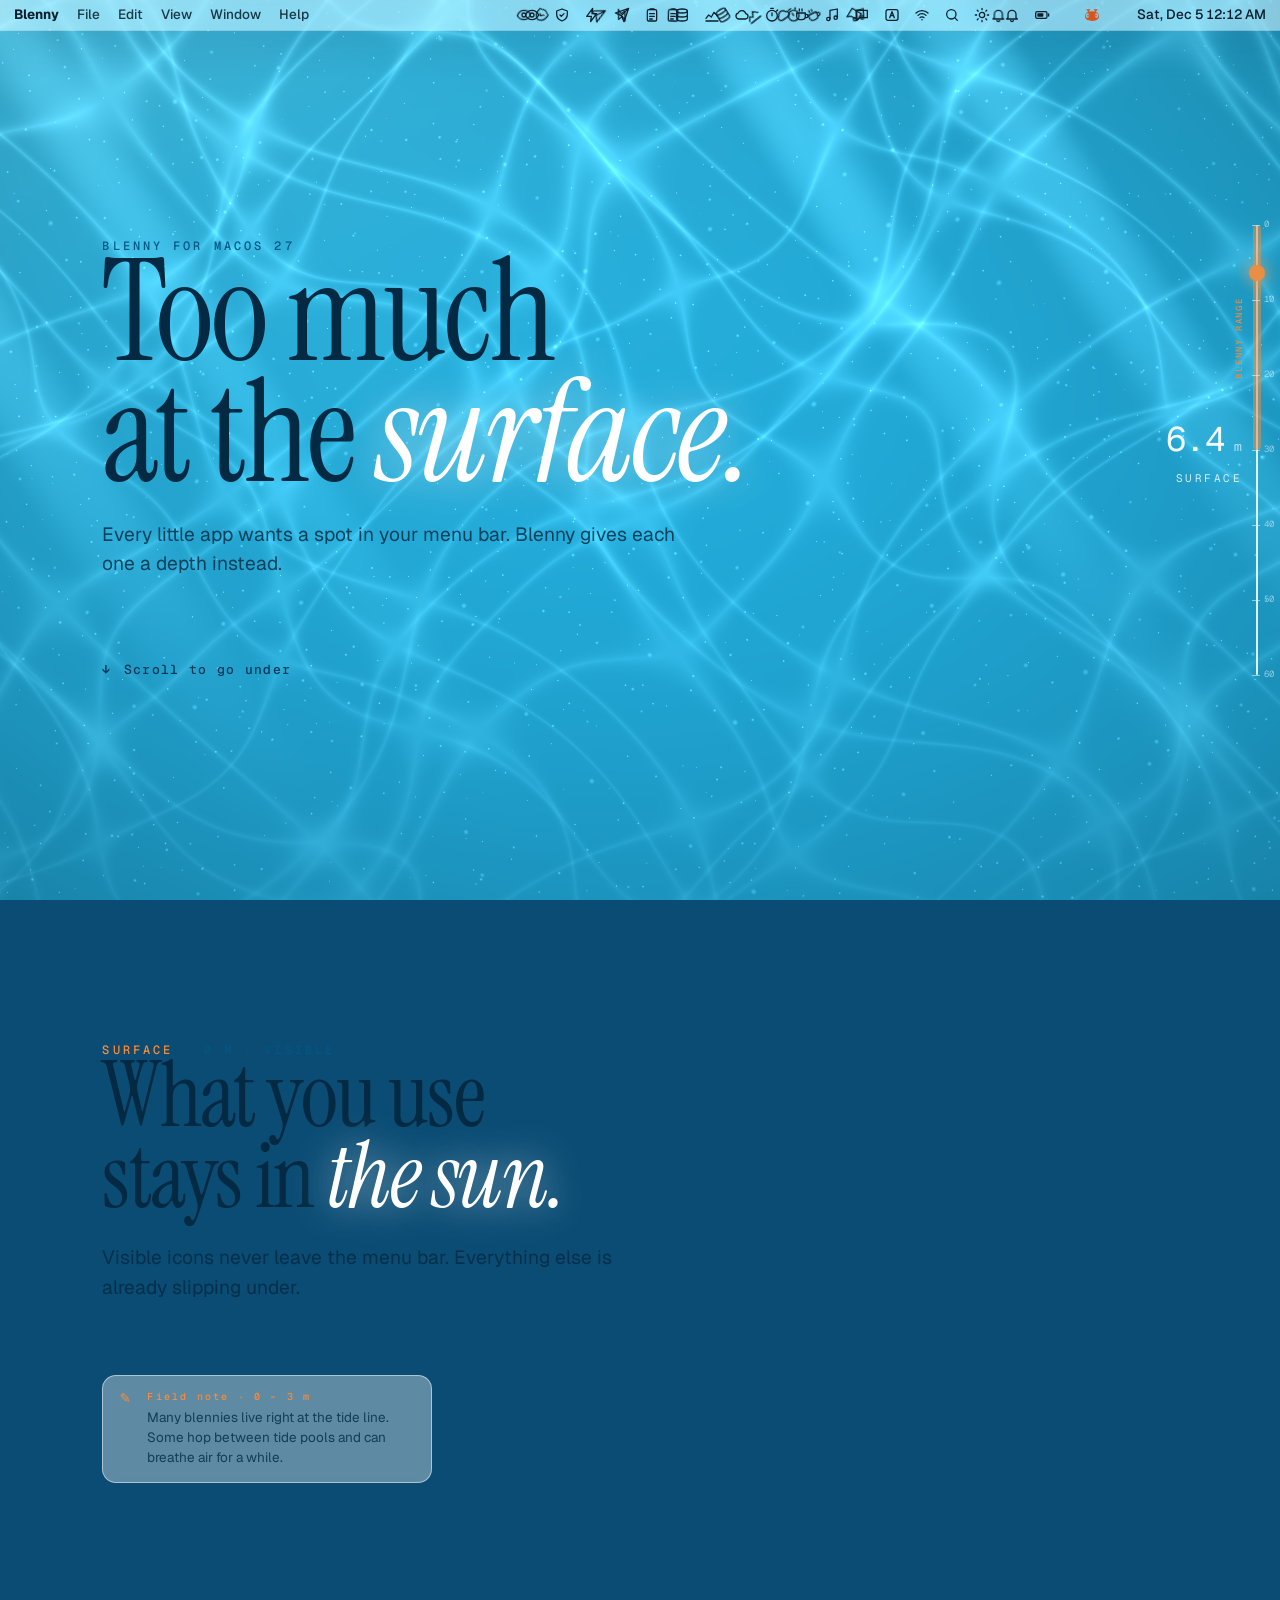
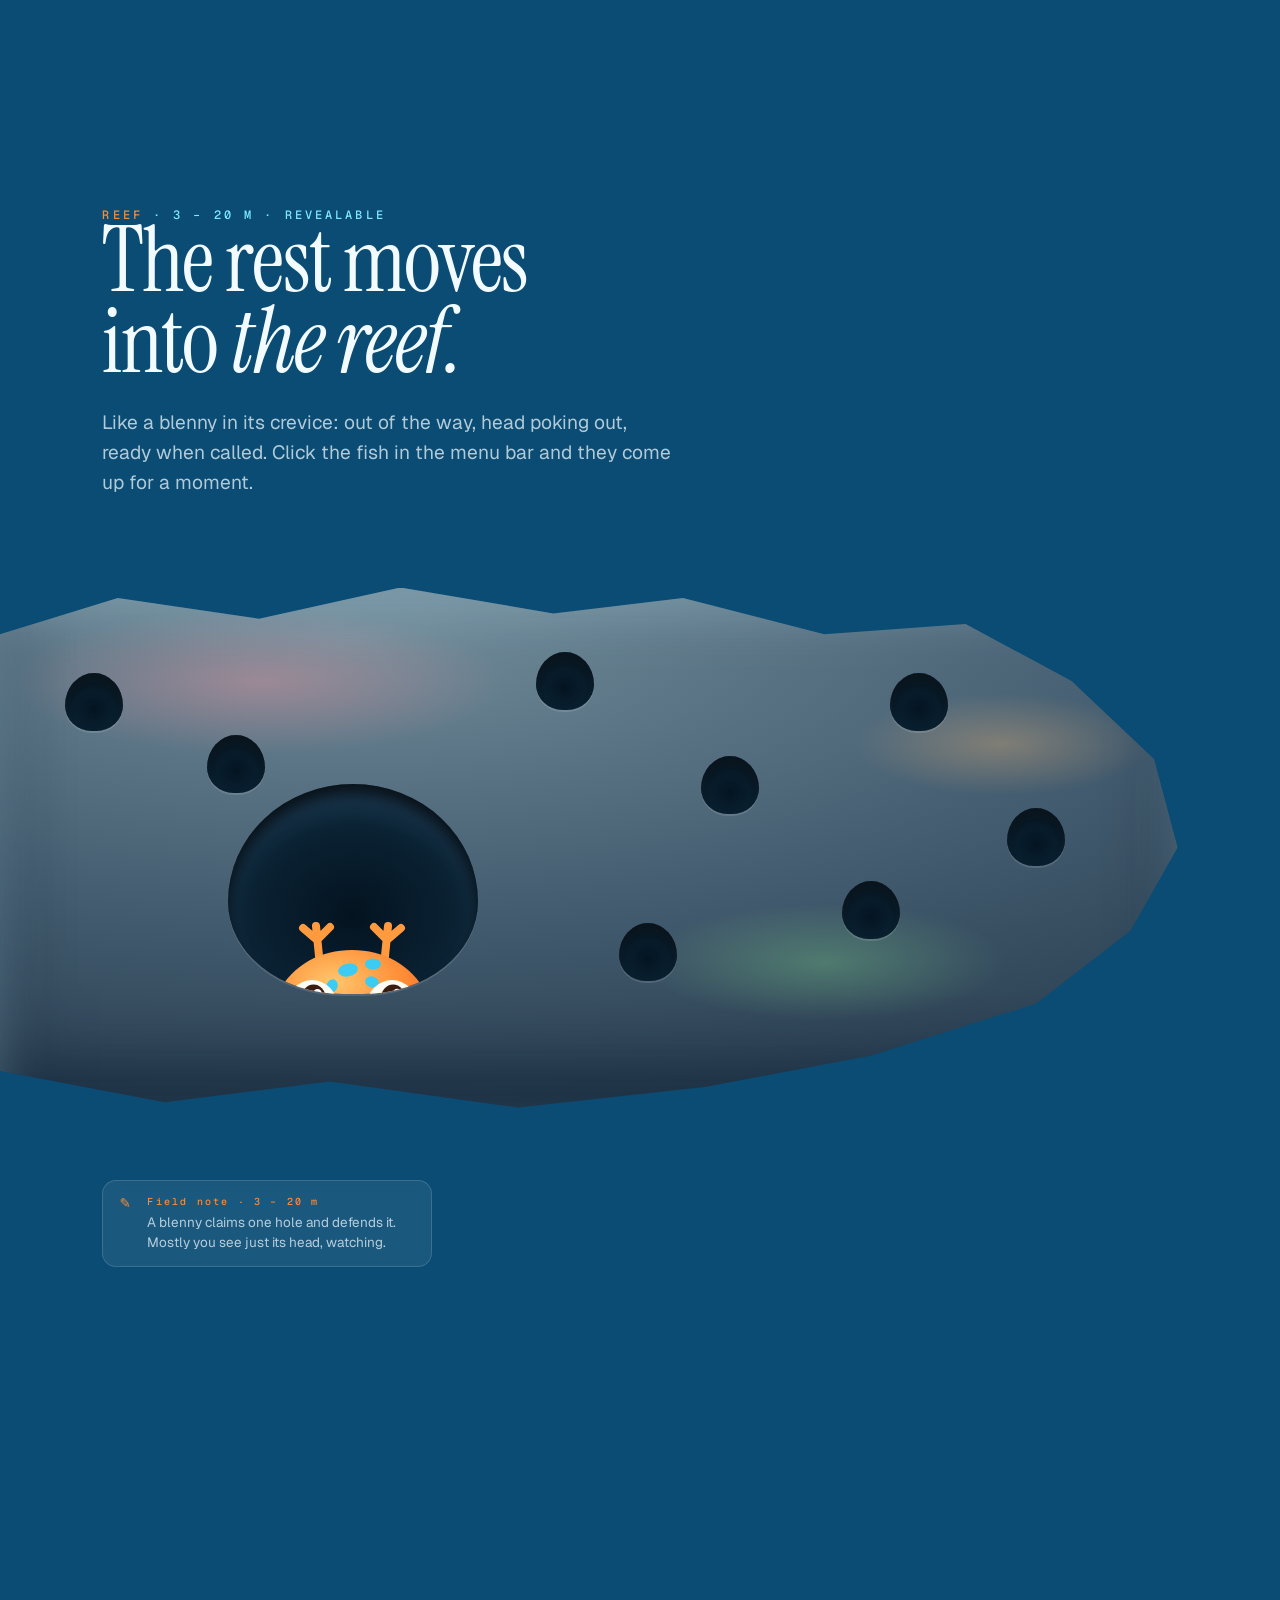
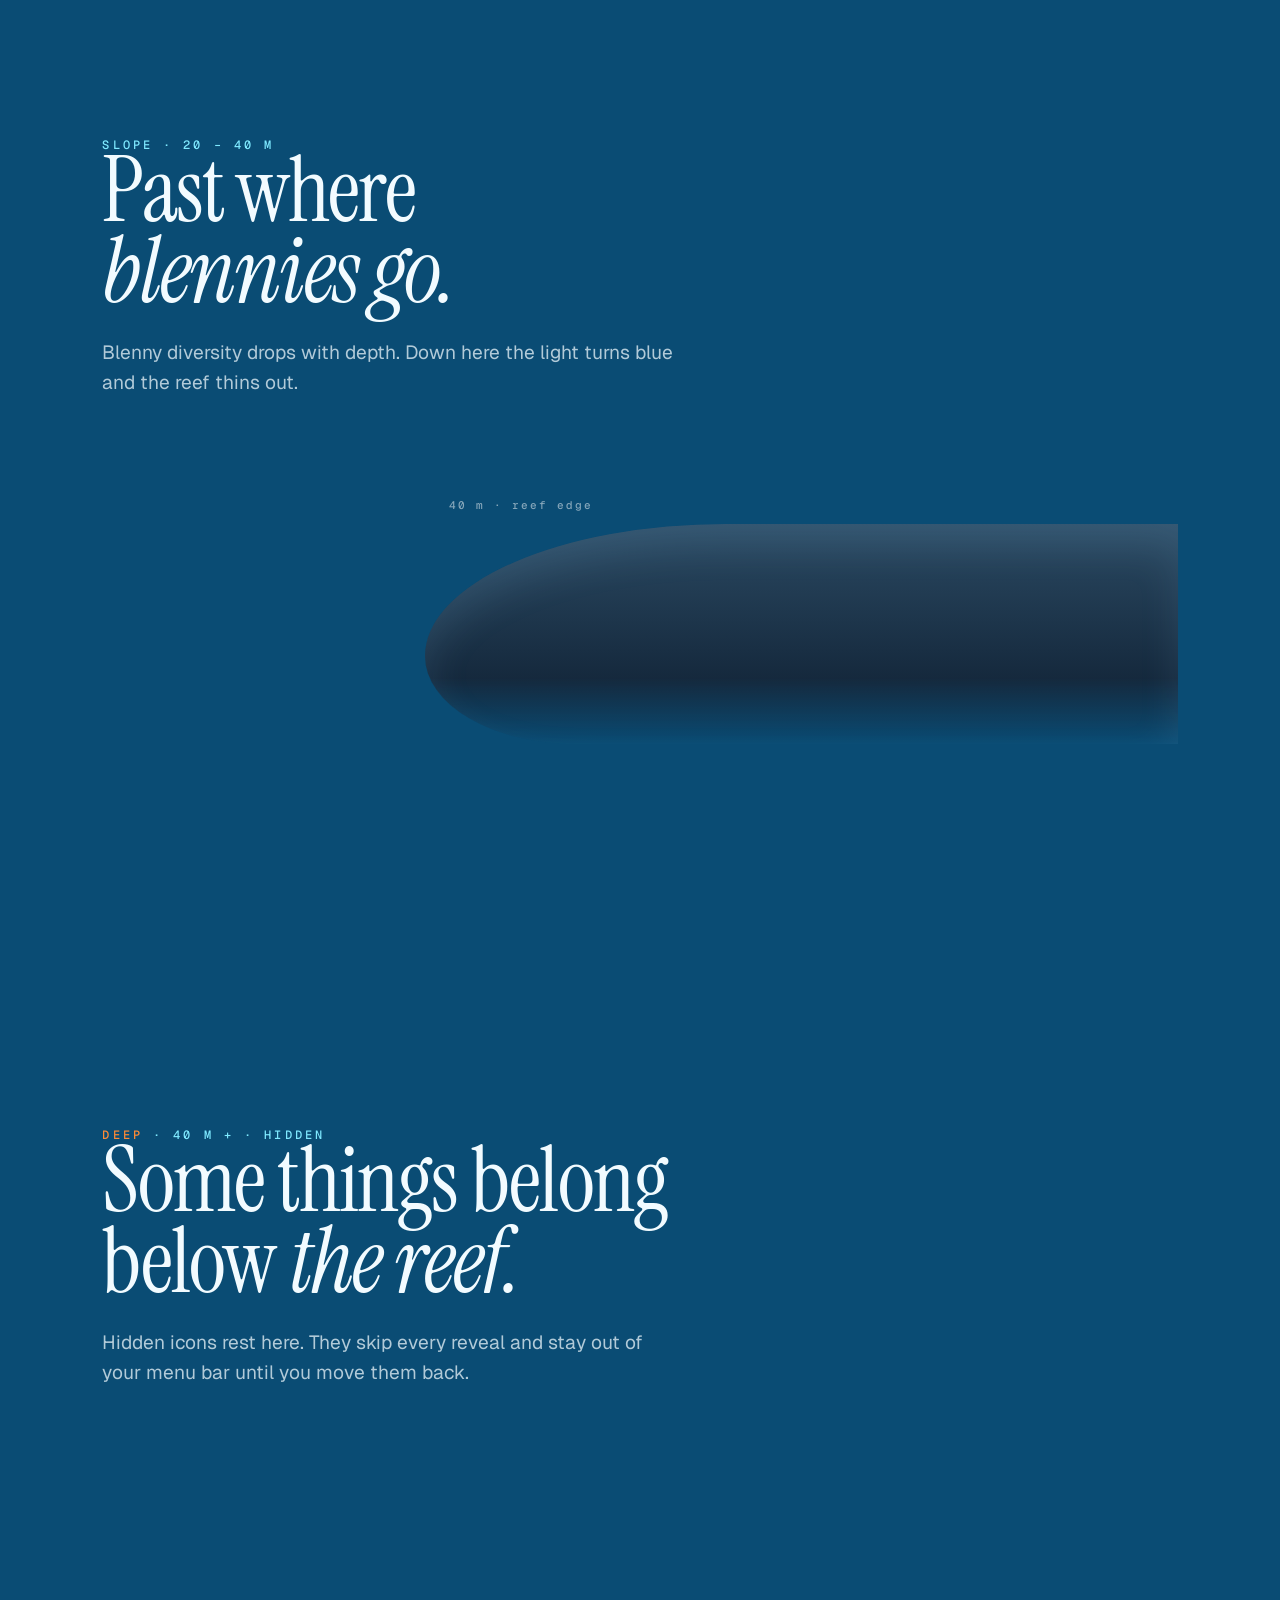
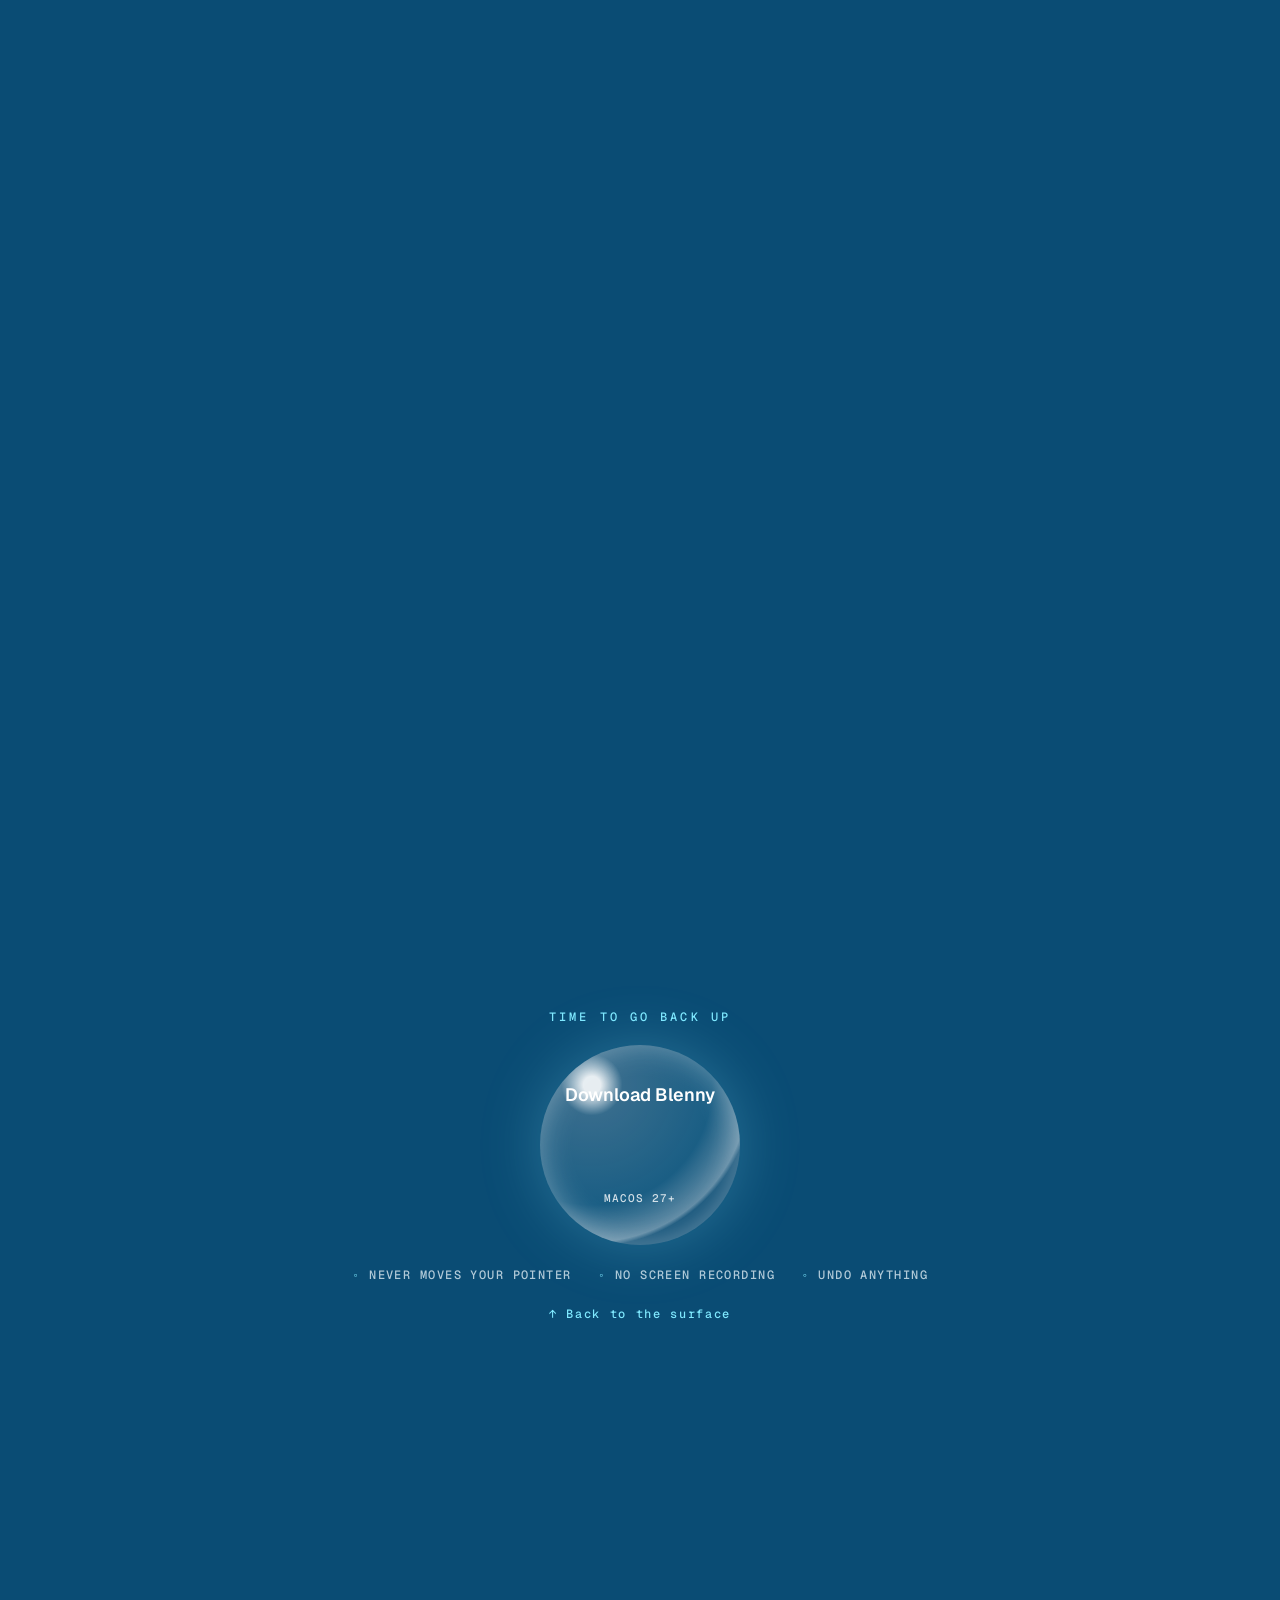
<file: Website/prototypes/descent-b/index.html>
<!doctype html>
<html lang="en">
<head>
<meta charset="utf-8">
<meta name="viewport" content="width=device-width, initial-scale=1">
<title>Blenny · Descent B</title>
<link rel="icon" href="../shared/blenny-icon-512.png">
<link rel="preconnect" href="https://fonts.googleapis.com">
<link rel="preconnect" href="https://fonts.gstatic.com" crossorigin>
<link href="https://fonts.googleapis.com/css2?family=Instrument+Serif:ital@0;1&family=Geist:wght@400;500;600&family=Geist+Mono:wght@400;500&display=swap" rel="stylesheet">
<style>
  :root {
    --ink: #f2fbff;
    --muted: rgba(242, 251, 255, 0.72);
    --navy: #032a42;
    --accent: #7fe9ff;
    --orange: #ff8b35;
  }
  * { box-sizing: border-box; }
  html { background: #0a4c74; }
  body { margin: 0; color: var(--ink); font: 400 17px/1.55 Geist, system-ui, sans-serif; background: transparent; overflow-x: hidden; }
  #sea { position: fixed; inset: 0; width: 100vw; height: 100vh; z-index: -1; display: block; }

  /* The menu bar is the water surface, seen from just below. */
  .menubar {
    position: fixed; top: 0; left: 0; right: 0; height: 30px; z-index: 50;
    display: flex; align-items: center; gap: 18px; padding: 0 14px;
    background: rgba(248, 253, 255, 0.5);
    backdrop-filter: blur(22px) saturate(1.6); -webkit-backdrop-filter: blur(22px) saturate(1.6);
    color: #0b1d2a; font: 500 13.5px/1 -apple-system, BlinkMacSystemFont, "SF Pro Text", Geist, sans-serif;
    box-shadow: 0 1px 0 rgba(255,255,255,0.4), 0 12px 40px rgba(0, 50, 80, 0.12);
  }
  .menubar .app { font-weight: 700; }
  .menubar .menus { display: flex; gap: 18px; opacity: 0.86; }
  .menubar .tray { margin-left: auto; display: flex; align-items: center; height: 100%; }
  .menubar .slot { width: 30px; height: 100%; display: grid; place-items: center; flex: none; transition: width 0.7s cubic-bezier(.6,0,.2,1), opacity 0.4s; }
  .menubar .slot.is-gone { width: 0; opacity: 0; }
  .menubar .fish { width: 34px; cursor: pointer; border-radius: 6px; color: #d9541c; }
  .menubar .fish:hover { background: rgba(255,255,255,0.4); }
  .menubar .fish.is-hinting { animation: hint 1.2s ease-in-out infinite; }
  @keyframes hint { 50% { background: rgba(255, 139, 53, 0.5); } }
  .menubar .clock { padding-left: 10px; white-space: nowrap; font-variant-numeric: tabular-nums; }
  @media (max-width: 720px) { .menubar .menus { display: none; } .menubar .clock { font-size: 12px; } }

  #fallers { position: absolute; top: 0; left: 0; width: 100%; height: 0; z-index: 52; pointer-events: none; }
  .faller { position: absolute; left: 0; top: 0; width: 16px; height: 16px; margin: -8px 0 0 -8px; color: #0b1d2a; will-change: transform; }
  .faller .tile {
    position: absolute; inset: -4px; border-radius: 6px; background: #f6fcff; opacity: 0;
    box-shadow: 0 2px 6px rgba(0, 30, 50, 0.35); transition: opacity 0.5s;
  }
  .faller svg { position: relative; display: block; }
  .faller.is-housed .tile { opacity: 1; }
  .faller.is-housed { color: #0d2a3c !important; }
  .faller.is-sleeping { color: rgba(200, 230, 245, 0.55) !important; }
  .faller .zz { position: absolute; left: 14px; top: -10px; font: 500 6px "Geist Mono", monospace; color: rgba(220, 240, 255, 0.7); opacity: 0; transition: opacity 0.6s; }
  .faller.is-sleeping .zz { opacity: 1; animation: zz 2.4s ease-in-out infinite; }
  @keyframes zz { 50% { transform: translate(2px, -3px); } }

  /* Depth gauge: a real 0 to 60 m scale with the blenny's range marked. */
  .gauge { position: fixed; right: 22px; top: 50%; transform: translateY(-50%); z-index: 45; display: flex; align-items: center; gap: 14px; font-family: "Geist Mono", monospace; pointer-events: none; color: var(--ink); transition: color 0.5s; }
  body.is-bright .gauge { color: var(--navy); }
  .gauge .readout { text-align: right; }
  .gauge .num { font-size: 34px; letter-spacing: -0.02em; font-variant-numeric: tabular-nums; }
  .gauge .unit { font-size: 13px; opacity: 0.7; }
  .gauge .zone { font-size: 11px; letter-spacing: 0.22em; margin-top: 4px; opacity: 0.85; }
  .gauge .rail { position: relative; width: 2px; height: 50vh; background: currentColor; opacity: 0.9; border-radius: 2px; }
  .gauge .rail::before { content: ""; position: absolute; inset: 0; background: inherit; opacity: 0.3; }
  .gauge .range { position: absolute; left: -3px; width: 8px; top: 0; height: 50%; border-radius: 4px; background: rgba(255, 139, 53, 0.55); }
  .gauge .range b { position: absolute; left: -8px; top: 50%; transform: translate(-100%, -50%) rotate(180deg); writing-mode: vertical-rl; font: 500 9px "Geist Mono", monospace; letter-spacing: 0.2em; color: var(--orange); white-space: nowrap; }
  .gauge .tick { position: absolute; left: 8px; transform: translateY(-50%); font-size: 9px; opacity: 0.6; }
  .gauge .tick::before { content: ""; position: absolute; left: -12px; top: 50%; width: 8px; height: 1px; background: currentColor; }
  .gauge .bob { position: absolute; left: -7px; width: 16px; height: 16px; border-radius: 50%; background: var(--orange); box-shadow: 0 0 16px var(--orange); transform: translateY(-50%); }
  @media (max-width: 720px) { .gauge { right: 8px; } .gauge .rail { height: 32vh; } .gauge .num { font-size: 20px; } .gauge .range b { display: none; } }

  section { position: relative; min-height: 100vh; padding: 16vh 8vw 10vh; }
  .eyebrow { font: 500 12px/1 "Geist Mono", monospace; letter-spacing: 0.26em; text-transform: uppercase; color: var(--accent); }
  .eyebrow b { color: var(--orange); font-weight: 500; }
  h1, h2 { font-family: "Instrument Serif", serif; font-weight: 400; letter-spacing: -0.02em; margin: 0; }
  h1 { font-size: clamp(56px, 11vw, 176px); line-height: 0.86; }
  h2 { font-size: clamp(44px, 7vw, 112px); line-height: 0.9; }
  h1 em, h2 em { font-style: italic; }
  .lede { max-width: 30em; color: var(--muted); font-size: clamp(16px, 1.5vw, 20px); margin-top: 26px; }
  .bright h1, .bright h2 { color: var(--navy); }
  .bright h1 em, .bright h2 em { color: #fff; text-shadow: 0 0 40px rgba(255,255,255,0.6); }
  .bright .lede { color: rgba(3, 42, 66, 0.82); }
  .bright .eyebrow { color: #045683; }

  .note {
    position: relative; max-width: 330px; margin-top: 8vh; padding: 14px 16px 14px 44px; border-radius: 14px;
    font-size: 13.5px; line-height: 1.5; color: var(--muted);
    background: rgba(255,255,255,0.07); border: 1px solid rgba(255,255,255,0.14); backdrop-filter: blur(6px);
  }
  .note::before { content: "✎"; position: absolute; left: 16px; top: 12px; color: var(--orange); }
  .note b { display: block; font: 500 10px "Geist Mono", monospace; letter-spacing: 0.22em; color: var(--orange); margin-bottom: 4px; }
  .bright .note { color: rgba(3, 42, 66, 0.8); background: rgba(255,255,255,0.35); border-color: rgba(255,255,255,0.5); }

  #hero { display: flex; flex-direction: column; justify-content: center; padding-top: 12vh; }
  .dive-hint { margin-top: 7vh; display: inline-flex; gap: 12px; align-items: center; font: 500 13px "Geist Mono", monospace; color: #04385a; letter-spacing: 0.1em; }
  .dive-hint b { display: inline-block; animation: sink 1.6s ease-in-out infinite; }
  @keyframes sink { 50% { transform: translateY(8px); } }

  #surface { min-height: 85vh; }
  #reef { min-height: 170vh; }
  #slope { min-height: 110vh; }
  #deep { min-height: 140vh; }

  /* The reef wall: every revealable icon gets its own crevice. */
  .wall {
    position: relative; margin: 10vh 0 0 -8vw; width: calc(100% + 8vw); max-width: 1180px; height: 520px;
    clip-path: polygon(0 9%, 10% 2%, 22% 6%, 34% 0, 47% 5%, 58% 2%, 70% 9%, 82% 7%, 91% 18%, 98% 33%, 100% 50%, 96% 66%, 88% 80%, 74% 90%, 60% 96%, 44% 100%, 28% 95%, 14% 99%, 0 93%);
    background:
      radial-gradient(30% 20% at 22% 18%, rgba(255, 150, 160, 0.35), transparent 70%),
      radial-gradient(22% 16% at 70% 72%, rgba(120, 200, 130, 0.35), transparent 70%),
      radial-gradient(18% 14% at 85% 30%, rgba(255, 190, 120, 0.3), transparent 70%),
      radial-gradient(120% 90% at 30% 10%, #6f8a98, #465f72 55%, #2b4053);
    box-shadow: inset 0 26px 50px rgba(200, 240, 255, 0.28), inset 0 -40px 70px rgba(0, 20, 40, 0.45), 0 40px 80px rgba(0, 30, 60, 0.3);
  }
  .crevice {
    position: absolute; width: 58px; height: 58px; transform: translate(-50%, -50%); border-radius: 50% 50% 46% 46% / 56% 56% 44% 44%;
    background: radial-gradient(60% 60% at 50% 62%, #041320, #0a2233 70%, #1d3a52);
    box-shadow: inset 0 10px 14px rgba(0,0,0,0.7), 0 2px 0 rgba(255,255,255,0.12);
  }
  .crevice.home { width: 250px; height: 210px; overflow: hidden; }
  .crevice.home .blenny-character { position: absolute; left: 24px; bottom: -70px; width: 200px; transition: transform 0.5s cubic-bezier(.3,1.6,.5,1); }
  .crevice.home.is-peeking .blenny-character { transform: translateY(-34px); }
  .crevice.home.is-out .blenny-character { transform: translateY(-58px); }

  .dropoff {
    position: relative; margin: 14vh 0 0 auto; width: 70%; height: 220px; border-radius: 40% 0 0 20% / 60% 0 0 40%;
    background: linear-gradient(180deg, #2b4a63, #15293d 70%, rgba(10, 30, 50, 0));
    box-shadow: inset 0 20px 40px rgba(150, 210, 255, 0.12);
  }
  .dropoff::after { content: "40 m · reef edge"; position: absolute; left: 24px; top: -26px; font: 500 11px "Geist Mono", monospace; letter-spacing: 0.18em; color: rgba(255,255,255,0.5); }

  #bottom { min-height: 110vh; display: grid; place-items: center; text-align: center; }
  .breath { display: grid; justify-items: center; gap: 22px; }
  .breath .eyebrow { color: var(--accent); }
  .bubble-cta {
    position: relative; width: 200px; height: 200px; border-radius: 50%; display: grid; place-items: center;
    text-decoration: none; color: #fff; font: 600 18px/1.15 Geist, sans-serif;
    background: radial-gradient(circle at 26% 20%, rgba(255,255,255,0.9) 0 4%, rgba(255,255,255,0.18) 14%, rgba(150, 230, 255, 0.12) 55%, rgba(255,255,255,0.35) 72%, rgba(255,255,255,0.05) 74%);
    box-shadow: inset 0 0 30px rgba(255,255,255,0.35), 0 0 60px rgba(127, 233, 255, 0.25);
    animation: rise 4s ease-in-out infinite;
  }
  .bubble-cta small { display: block; font: 500 11px "Geist Mono", monospace; letter-spacing: 0.1em; opacity: 0.8; margin-top: 6px; }
  .bubble-cta:hover { box-shadow: inset 0 0 40px rgba(255,255,255,0.5), 0 0 90px rgba(127, 233, 255, 0.5); }
  @keyframes rise { 0%, 100% { transform: translateY(0) scale(1, 1); } 50% { transform: translateY(-14px) scale(0.97, 1.03); } }
  .promises { display: flex; gap: 26px; flex-wrap: wrap; justify-content: center; font: 500 12px "Geist Mono", monospace; letter-spacing: 0.12em; color: var(--muted); text-transform: uppercase; }
  .promises span::before { content: "◦ "; color: var(--accent); }
  .up { font: 500 12px "Geist Mono", monospace; letter-spacing: 0.14em; color: var(--accent); cursor: pointer; background: none; border: 0; }

  .toast {
    position: fixed; left: 50%; bottom: 36px; transform: translate(-50%, 30px); opacity: 0; z-index: 60;
    padding: 12px 18px; border-radius: 14px; font-size: 14px; color: var(--ink);
    background: rgba(4, 40, 64, 0.72); backdrop-filter: blur(14px); border: 1px solid rgba(127,233,255,0.25);
    transition: transform 0.4s, opacity 0.4s; pointer-events: none;
  }
  .toast.is-on { opacity: 1; transform: translate(-50%, 0); }
  .bubble { position: fixed; z-index: 55; border-radius: 50%; border: 1.5px solid rgba(255,255,255,0.75); pointer-events: none; }
</style>
</head>
<body class="is-bright">
<canvas id="sea"></canvas>

<header class="menubar">
  <span class="app">Blenny</span>
  <nav class="menus"><span>File</span><span>Edit</span><span>View</span><span>Window</span><span>Help</span></nav>
  <div class="tray" id="tray"></div>
  <div class="slot fish" id="fish" title="Reveal"></div>
  <span class="clock" id="clock"></span>
</header>

<div id="fallers"></div>

<aside class="gauge" aria-hidden="true">
  <div class="readout">
    <div><span class="num" id="depth">0</span> <span class="unit">m</span></div>
    <div class="zone" id="zone">SURFACE</div>
  </div>
  <div class="rail" id="rail"><span class="range"><b>BLENNY RANGE</b></span><span class="bob" id="bob"></span></div>
</aside>

<main>
  <section id="hero" class="bright" data-zone="SURFACE" data-from="0" data-to="0">
    <div class="eyebrow">Blenny for macOS 27</div>
    <h1>Too much<br>at the <em>surface.</em></h1>
    <p class="lede">Every little app wants a spot in your menu bar. Blenny gives each one a depth instead.</p>
    <div class="dive-hint"><b>↓</b> Scroll to go under</div>
  </section>

  <section id="surface" class="bright" data-zone="SURFACE · VISIBLE" data-from="0" data-to="3">
    <div class="eyebrow"><b>Surface</b> · 0 m · Visible</div>
    <h2>What you use<br>stays in <em>the sun.</em></h2>
    <p class="lede">Visible icons never leave the menu bar. Everything else is already slipping under.</p>
    <aside class="note"><b>Field note · 0 – 3 m</b>Many blennies live right at the tide line. Some hop between tide pools and can breathe air for a while.</aside>
  </section>

  <section id="reef" data-zone="REEF · REVEALABLE" data-from="3" data-to="20">
    <div class="eyebrow"><b>Reef</b> · 3 – 20 m · Revealable</div>
    <h2>The rest moves<br>into <em>the reef.</em></h2>
    <p class="lede">Like a blenny in its crevice: out of the way, head poking out, ready when called. Click the fish in the menu bar and they come up for a moment.</p>
    <div class="wall" id="wall">
      <div class="crevice home" id="home" style="left: 30%; top: 58%"></div>
    </div>
    <aside class="note"><b>Field note · 3 – 20 m</b>A blenny claims one hole and defends it. Mostly you see just its head, watching.</aside>
  </section>

  <section id="slope" data-zone="SLOPE" data-from="20" data-to="40">
    <div class="eyebrow">Slope · 20 – 40 m</div>
    <h2>Past where<br><em>blennies go.</em></h2>
    <p class="lede">Blenny diversity drops with depth. Down here the light turns blue and the reef thins out.</p>
    <div class="dropoff" id="dropoff"></div>
  </section>

  <section id="deep" data-zone="DEEP · HIDDEN" data-from="40" data-to="58">
    <div class="eyebrow"><b>Deep</b> · 40 m + · Hidden</div>
    <h2>Some things belong<br>below <em>the reef.</em></h2>
    <p class="lede">Hidden icons rest here. They skip every reveal and stay out of your menu bar until you move them back.</p>
    <div id="bed" style="height: 40vh"></div>
  </section>

  <section id="bottom" data-zone="DEEP" data-from="58" data-to="60">
    <div class="breath">
      <div class="eyebrow">Time to go back up</div>
      <a class="bubble-cta" href="#" onclick="return false">Download Blenny<small>MACOS 27+</small></a>
      <div class="promises"><span>Never moves your pointer</span><span>No Screen Recording</span><span>Undo anything</span></div>
      <button class="up" id="up">↑ Back to the surface</button>
    </div>
  </section>
</main>

<div class="toast" id="toast"></div>

<script src="../shared/icons.js"></script>
<script src="../shared/blenny.js"></script>
<script>
(() => {
  const { glyphs, svg, blennyGlyph, clock } = window.MenuGlyphs;
  const $ = (s) => document.querySelector(s);
  const tray = $('#tray'), fishSlot = $('#fish'), layer = $('#fallers'), wall = $('#wall');
  const reduce = matchMedia('(prefers-reduced-motion: reduce)').matches;
  const MAX_M = 60;

  fishSlot.innerHTML = blennyGlyph;
  const tick = () => { $('#clock').textContent = clock(); };
  tick(); setInterval(tick, 20000);

  // --- Crowded menu bar; everything but Visible will sink out of it.
  const order = [...glyphs].sort(() => Math.random() - 0.5);
  const fallers = [];
  order.forEach((g) => {
    const slot = document.createElement('div');
    slot.className = 'slot';
    slot.innerHTML = svg(g);
    tray.append(slot);
    if (g.intent === 'visible') return;
    const f = document.createElement('div');
    f.className = `faller ${g.intent}-intent`;
    f.innerHTML = `<span class="tile"></span>${svg(g, 16)}${g.intent === 'hidden' ? '<span class="zz">z z</span>' : ''}`;
    layer.append(f);
    fallers.push({ g, el: f, slot, phase: Math.random() * Math.PI * 2, reveal: 0, revealTarget: 0 });
  });
  const revs = fallers.filter((f) => f.g.intent === 'revealable');
  const hids = fallers.filter((f) => f.g.intent === 'hidden');

  // One crevice per revealable icon, scattered across the reef wall.
  const CREVICES = [[8, 22], [20, 34], [48, 18], [62, 38], [78, 22], [55, 70], [74, 62], [88, 48], [12, 80]];
  revs.forEach((f, i) => {
    const c = document.createElement('div');
    c.className = 'crevice';
    const [x, y] = CREVICES[i % CREVICES.length];
    c.style.left = `${x}%`; c.style.top = `${y}%`;
    wall.append(c);
    f.crevice = c;
  });

  const blenny = Blenny.create();
  const home = $('#home');
  home.append(blenny.el);

  // --- Layout in document coordinates.
  let vh = innerHeight;
  function layout() {
    vh = innerHeight;
    const sy = scrollY;
    revs.forEach((f) => {
      const r = f.crevice.getBoundingClientRect();
      f.tx = r.left + r.width / 2; f.ty = r.top + sy + r.height / 2 + 6;
    });
    const bed = $('#bed').getBoundingClientRect();
    hids.forEach((f, i) => {
      const t = (i + 0.5) / hids.length;
      f.tx = bed.left + bed.width * (0.2 + 0.6 * t);
      f.ty = bed.top + sy + bed.height * (0.45 + (i % 2) * 0.18);
    });
    if (!layout.started) {
      fallers.forEach((f) => { const r = f.slot.getBoundingClientRect(); f.sx = r.left + r.width / 2; f.sy = r.top + r.height / 2; });
      layout.started = true;
    }
    fallers.forEach((f) => { f.k = (f.ty - f.sy) / Math.max(1, f.ty - vh * 0.56); });
  }

  // --- Depth gauge: linear 0 to 60 m, interpolated inside each section.
  const zones = [...document.querySelectorAll('section[data-zone]')];
  const rail = $('#rail');
  [0, 10, 20, 30, 40, 50, 60].forEach((m) => {
    const t = document.createElement('span');
    t.className = 'tick'; t.style.top = `${(m / MAX_M) * 100}%`; t.textContent = m;
    rail.append(t);
  });
  function depthAt(y) {
    const probe = y + vh * 0.5;
    let m = 0, name = 'SURFACE';
    for (const z of zones) {
      if (probe >= z.offsetTop) {
        const t = Math.min(1, (probe - z.offsetTop) / z.offsetHeight);
        m = +z.dataset.from + (z.dataset.to - z.dataset.from) * t;
        name = z.dataset.zone;
      }
    }
    return { m, name };
  }

  // --- Reveal session.
  const toast = $('#toast');
  function say(text) { toast.textContent = text; toast.classList.add('is-on'); clearTimeout(say.t); say.t = setTimeout(() => toast.classList.remove('is-on'), 3400); }
  function bubbles(x, y, n = 6) {
    for (let i = 0; i < n; i++) {
      const b = document.createElement('span');
      b.className = 'bubble';
      const s = 4 + Math.random() * 9;
      b.style.cssText = `left:${x + (Math.random() - 0.5) * 30}px;top:${y}px;width:${s}px;height:${s}px`;
      document.body.append(b);
      b.animate([{ transform: 'translateY(0)', opacity: 0.9 }, { transform: `translate(${(Math.random() - 0.5) * 40}px, -${140 + Math.random() * 180}px)`, opacity: 0 }],
        { duration: 1500 + Math.random() * 900, easing: 'cubic-bezier(.2,.6,.4,1)' }).onfinish = () => b.remove();
    }
  }
  let revealTimer = 0;
  fishSlot.addEventListener('click', () => {
    fishSlot.classList.remove('is-hinting');
    const active = revs.some((f) => f.revealTarget === 1);
    revs.forEach((f) => { f.revealTarget = active ? 0 : 1; });
    blenny.excite(1400);
    clearTimeout(revealTimer);
    if (!active) {
      say('The reef comes up for a moment. The deep stays down.');
      revealTimer = setTimeout(() => revs.forEach((f) => { f.revealTarget = 0; }), 5200);
      revs.forEach((f) => { const r = f.el.getBoundingClientRect(); bubbles(r.left, r.top, 3); });
    }
  });
  $('#up').addEventListener('click', () => scrollTo({ top: 0, behavior: 'smooth' }));

  let px = innerWidth / 2, py = innerHeight / 2;
  addEventListener('pointermove', (e) => { px = e.clientX; py = e.clientY; });

  // --- WebGL shallow sea: stays blue all the way down.
  const canvas = $('#sea');
  const gl = canvas.getContext('webgl', { antialias: false });
  const frag = `
    precision highp float;
    uniform vec2 uRes; uniform float uTime; uniform float uDepth; uniform float uScroll;
    float hash(vec2 p) { p = fract(p * vec2(123.34, 456.21)); p += dot(p, p + 45.32); return fract(p.x * p.y); }
    float caustic(vec2 p, float t) {
      float c = 0.0;
      for (int i = 0; i < 4; i++) {
        float fi = float(i);
        p += 0.42 * vec2(sin(p.y * 1.6 + t * 0.9 + fi * 1.7), cos(p.x * 1.4 - t * 0.7 + fi * 2.3));
        float v = abs(sin(p.x * 2.2) + sin(p.y * 2.2 + fi));
        c += pow(max(0.0, 1.0 - v * 2.2), 7.0);
      }
      return c;
    }
    vec3 water(float d) {
      vec3 a = vec3(0.50, 0.92, 0.96);
      vec3 b = vec3(0.12, 0.66, 0.84);
      vec3 c = vec3(0.05, 0.44, 0.68);
      vec3 e = vec3(0.03, 0.26, 0.46);
      vec3 f = vec3(0.03, 0.19, 0.36);
      vec3 col = mix(a, b, smoothstep(0.0, 0.12, d));
      col = mix(col, c, smoothstep(0.1, 0.38, d));
      col = mix(col, e, smoothstep(0.36, 0.7, d));
      return mix(col, f, smoothstep(0.7, 1.0, d));
    }
    void main() {
      vec2 uv = gl_FragCoord.xy / uRes;
      float sy = 1.0 - uv.y;
      float d = clamp(uDepth + sy * 0.05, 0.0, 1.0);
      vec3 col = water(d);
      // Sunlight fades with depth but never disappears in this range.
      float light = exp(-uDepth * 3.2);
      vec2 cp = vec2(gl_FragCoord.x, gl_FragCoord.y - uScroll * 0.35) / uRes.y * 7.0;
      col += vec3(0.85, 1.0, 1.0) * caustic(cp, uTime * 0.6) * 0.22 * light * (0.3 + 0.7 * uv.y);
      // God rays slanting from the upper left, like the app icon.
      float r = sin((uv.x + uv.y * 0.45) * 13.0 + uTime * 0.25) * sin((uv.x + uv.y * 0.45) * 21.0 - uTime * 0.17);
      col += vec3(0.85, 1.0, 1.0) * smoothstep(0.3, 1.0, r) * 0.2 * exp(-uDepth * 2.2) * smoothstep(0.0, 1.0, uv.y);
      col += vec3(1.0, 0.95, 0.8) * 0.28 * light * exp(-length(uv - vec2(0.05, 1.05)) * 3.0);
      for (int L = 0; L < 3; L++) {
        float fl = float(L);
        float scale = 16.0 + fl * 12.0;
        vec2 g = vec2(gl_FragCoord.x, gl_FragCoord.y - uScroll * (0.25 + 0.3 * fl)) / uRes.y * scale;
        g.y += uTime * (0.06 + 0.04 * fl);
        g.x += sin(g.y * 0.35 + fl) * 0.3;
        vec2 cell = floor(g); vec2 f = fract(g) - 0.5;
        vec2 o = vec2(hash(cell + 3.1), hash(cell + 7.7)) - 0.5;
        float size = 0.03 + 0.04 * hash(cell + 11.0);
        float mote = smoothstep(size, 0.0, length(f - o * 0.7)) * step(0.6, hash(cell + fl * 17.0));
        col += vec3(0.9, 0.98, 1.0) * mote * (0.18 + 0.2 * light) * (0.5 + 0.2 * fl);
      }
      col *= 1.0 - 0.28 * pow(length(uv - 0.5) * 1.2, 2.0);
      gl_FragColor = vec4(col, 1.0);
    }`;
  const vert = 'attribute vec2 p; void main(){ gl_Position = vec4(p, 0.0, 1.0); }';
  function shader(type, src) {
    const s = gl.createShader(type); gl.shaderSource(s, src); gl.compileShader(s);
    if (!gl.getShaderParameter(s, gl.COMPILE_STATUS)) console.error(gl.getShaderInfoLog(s));
    return s;
  }
  const prog = gl.createProgram();
  gl.attachShader(prog, shader(gl.VERTEX_SHADER, vert));
  gl.attachShader(prog, shader(gl.FRAGMENT_SHADER, frag));
  gl.bindAttribLocation(prog, 0, 'p');
  gl.linkProgram(prog); gl.useProgram(prog);
  gl.bindBuffer(gl.ARRAY_BUFFER, gl.createBuffer());
  gl.bufferData(gl.ARRAY_BUFFER, new Float32Array([-1, -1, 3, -1, -1, 3]), gl.STATIC_DRAW);
  gl.enableVertexAttribArray(0); gl.vertexAttribPointer(0, 2, gl.FLOAT, false, 0, 0);
  const U = (n) => gl.getUniformLocation(prog, n);
  const uRes = U('uRes'), uTime = U('uTime'), uDepth = U('uDepth'), uScroll = U('uScroll');
  let dpr = 1;
  function resize() {
    dpr = Math.min(devicePixelRatio || 1, 1.5);
    canvas.width = innerWidth * dpr; canvas.height = innerHeight * dpr;
    gl.viewport(0, 0, canvas.width, canvas.height);
    layout();
  }
  addEventListener('resize', resize);

  const easeInOut = (t) => t * t * (3 - 2 * t);
  const depthEl = $('#depth'), zoneEl = $('#zone'), bob = $('#bob');
  let hinted = false, depthSmooth = 0;
  function frame(now) {
    const t = now / 1000;
    const sy = scrollY;
    const { m, name } = depthAt(sy);
    depthSmooth += (m - depthSmooth) * 0.15;

    gl.uniform2f(uRes, canvas.width, canvas.height);
    gl.uniform1f(uTime, reduce ? 0 : t);
    gl.uniform1f(uDepth, depthSmooth / MAX_M);
    gl.uniform1f(uScroll, sy * dpr);
    gl.drawArrays(gl.TRIANGLES, 0, 3);

    document.body.classList.toggle('is-bright', depthSmooth < 4);
    depthEl.textContent = depthSmooth < 10 ? depthSmooth.toFixed(1) : Math.round(depthSmooth);
    zoneEl.textContent = name;
    bob.style.top = `${(depthSmooth / MAX_M) * 100}%`;

    const trayLeft = tray.getBoundingClientRect().left;
    fallers.forEach((f) => {
      f.slot.classList.toggle('is-gone', sy > 8);
      let y = Math.min(f.ty, f.sy + sy * f.k);
      const p = Math.min(1, Math.max(0, (y - f.sy) / (f.ty - f.sy)));
      const e = easeInOut(p);
      const damp = 1 - e;
      let x = f.sx + (f.tx - f.sx) * e + Math.sin(sy * 0.005 + f.phase + t * 0.6) * 36 * damp;
      let rot = Math.sin(sy * 0.004 + f.phase) * 40 * damp;
      let scale = 1 + Math.min(1, p * 3) * 1.5;
      const landed = p >= 0.999;
      if (landed && f.g.intent === 'hidden') y += Math.sin(t * 0.8 + f.phase) * 2;

      f.reveal += (f.revealTarget - f.reveal) * 0.085;
      if (f.reveal > 0.001) {
        const i = revs.indexOf(f);
        const r = easeInOut(Math.min(1, f.reveal));
        x += (trayLeft - (revs.length - i) * 30 + 15 - x) * r;
        y += (sy + 15 - y) * r;
        scale += (1 - scale) * r;
        rot *= 1 - r;
      }
      const housed = landed && f.g.intent === 'revealable' && f.reveal < 0.3;
      f.el.classList.toggle('is-housed', housed);
      f.el.classList.toggle('is-sleeping', landed && f.g.intent === 'hidden');
      f.el.style.color = f.reveal > 0.6 || p < 0.12 ? '#0b1d2a' : '#f2fbff';
      f.el.style.transform = `translate(${x}px, ${y}px) rotate(${rot}deg) scale(${scale})`;
    });

    // The blenny peeks out when its reef is on screen, and pops out during a reveal.
    const hr = home.getBoundingClientRect();
    const onScreen = hr.top < vh * 0.85 && hr.bottom > vh * 0.1;
    const revealing = revs.some((f) => f.revealTarget === 1);
    home.classList.toggle('is-peeking', onScreen);
    home.classList.toggle('is-out', revealing);
    if (revealing) blenny.lookAt(hr.left + hr.width / 2, -400); else blenny.lookAt(px, py);
    if (onScreen && !hinted) { hinted = true; fishSlot.classList.add('is-hinting'); }

    requestAnimationFrame(frame);
  }

  resize();
  (document.fonts?.ready ?? Promise.resolve()).then(() => { layout(); requestAnimationFrame(frame); });
})();
</script>
</body>
</html>
</file>
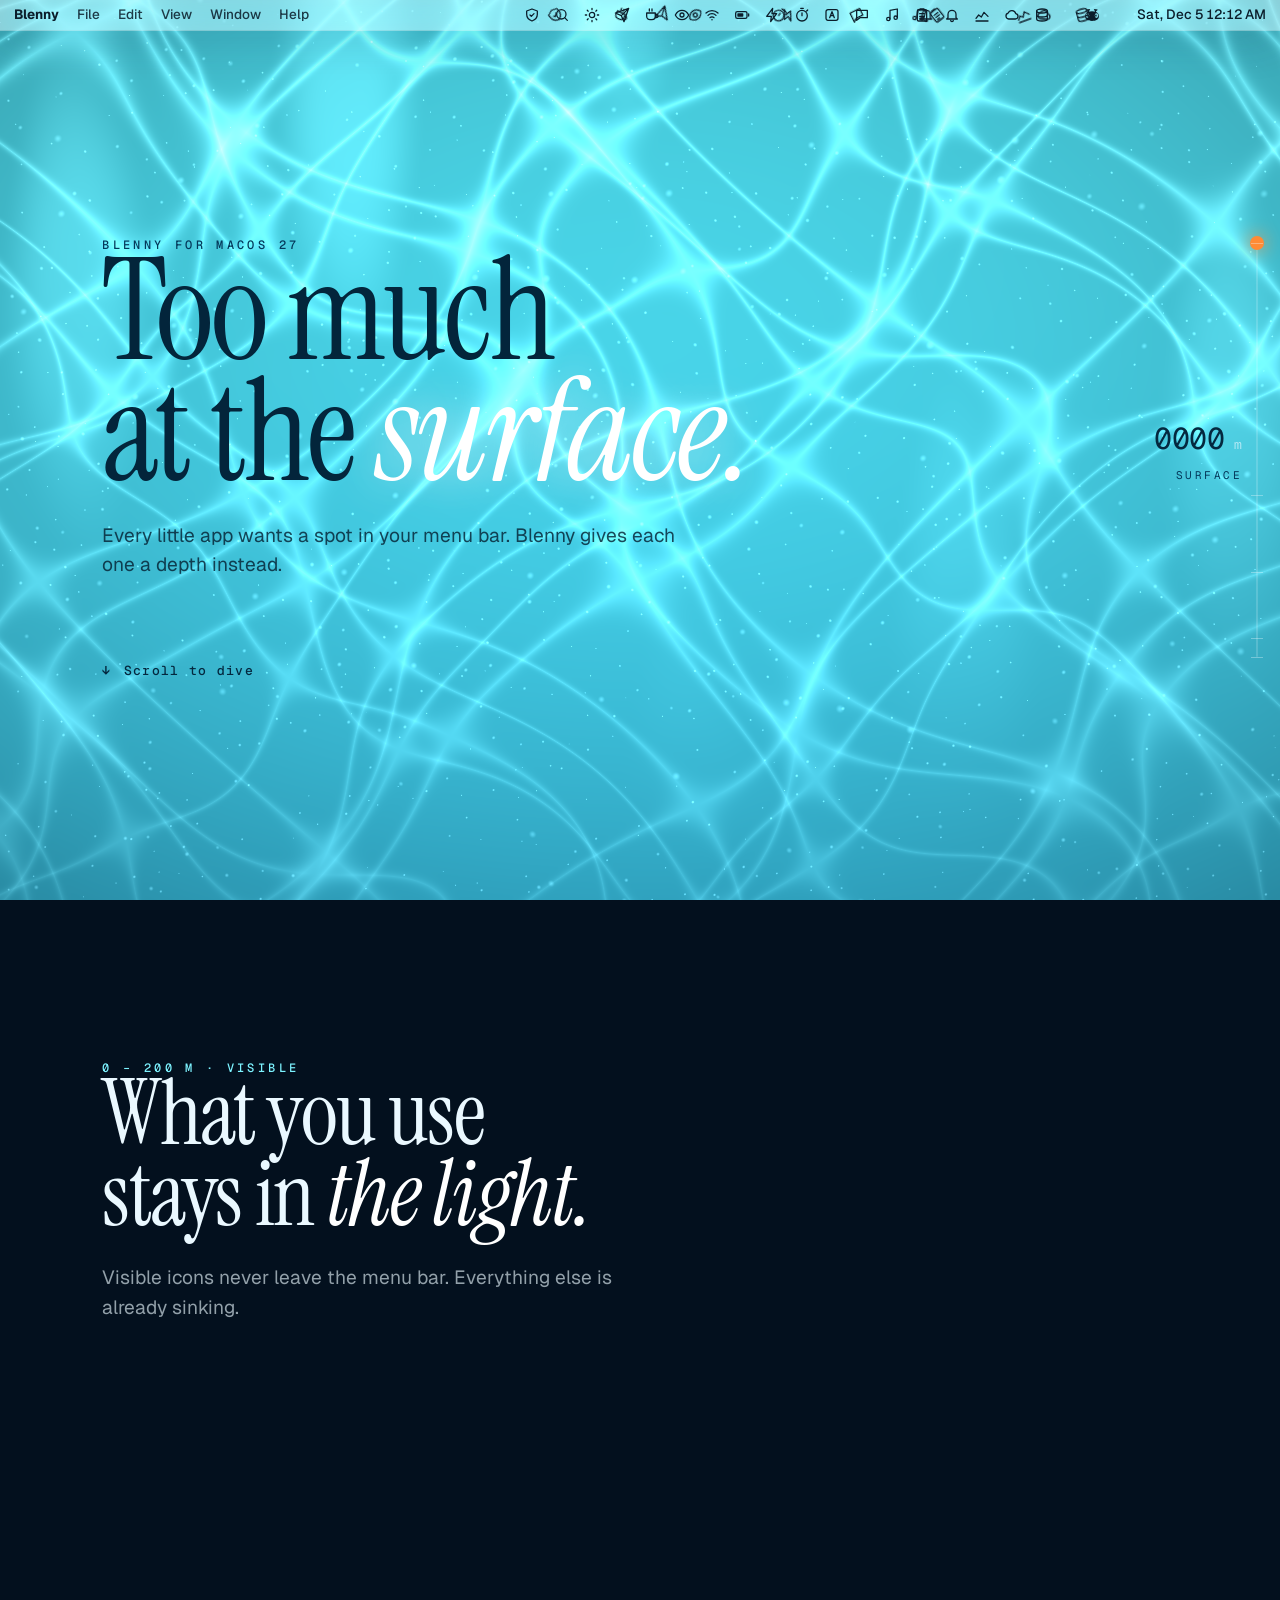
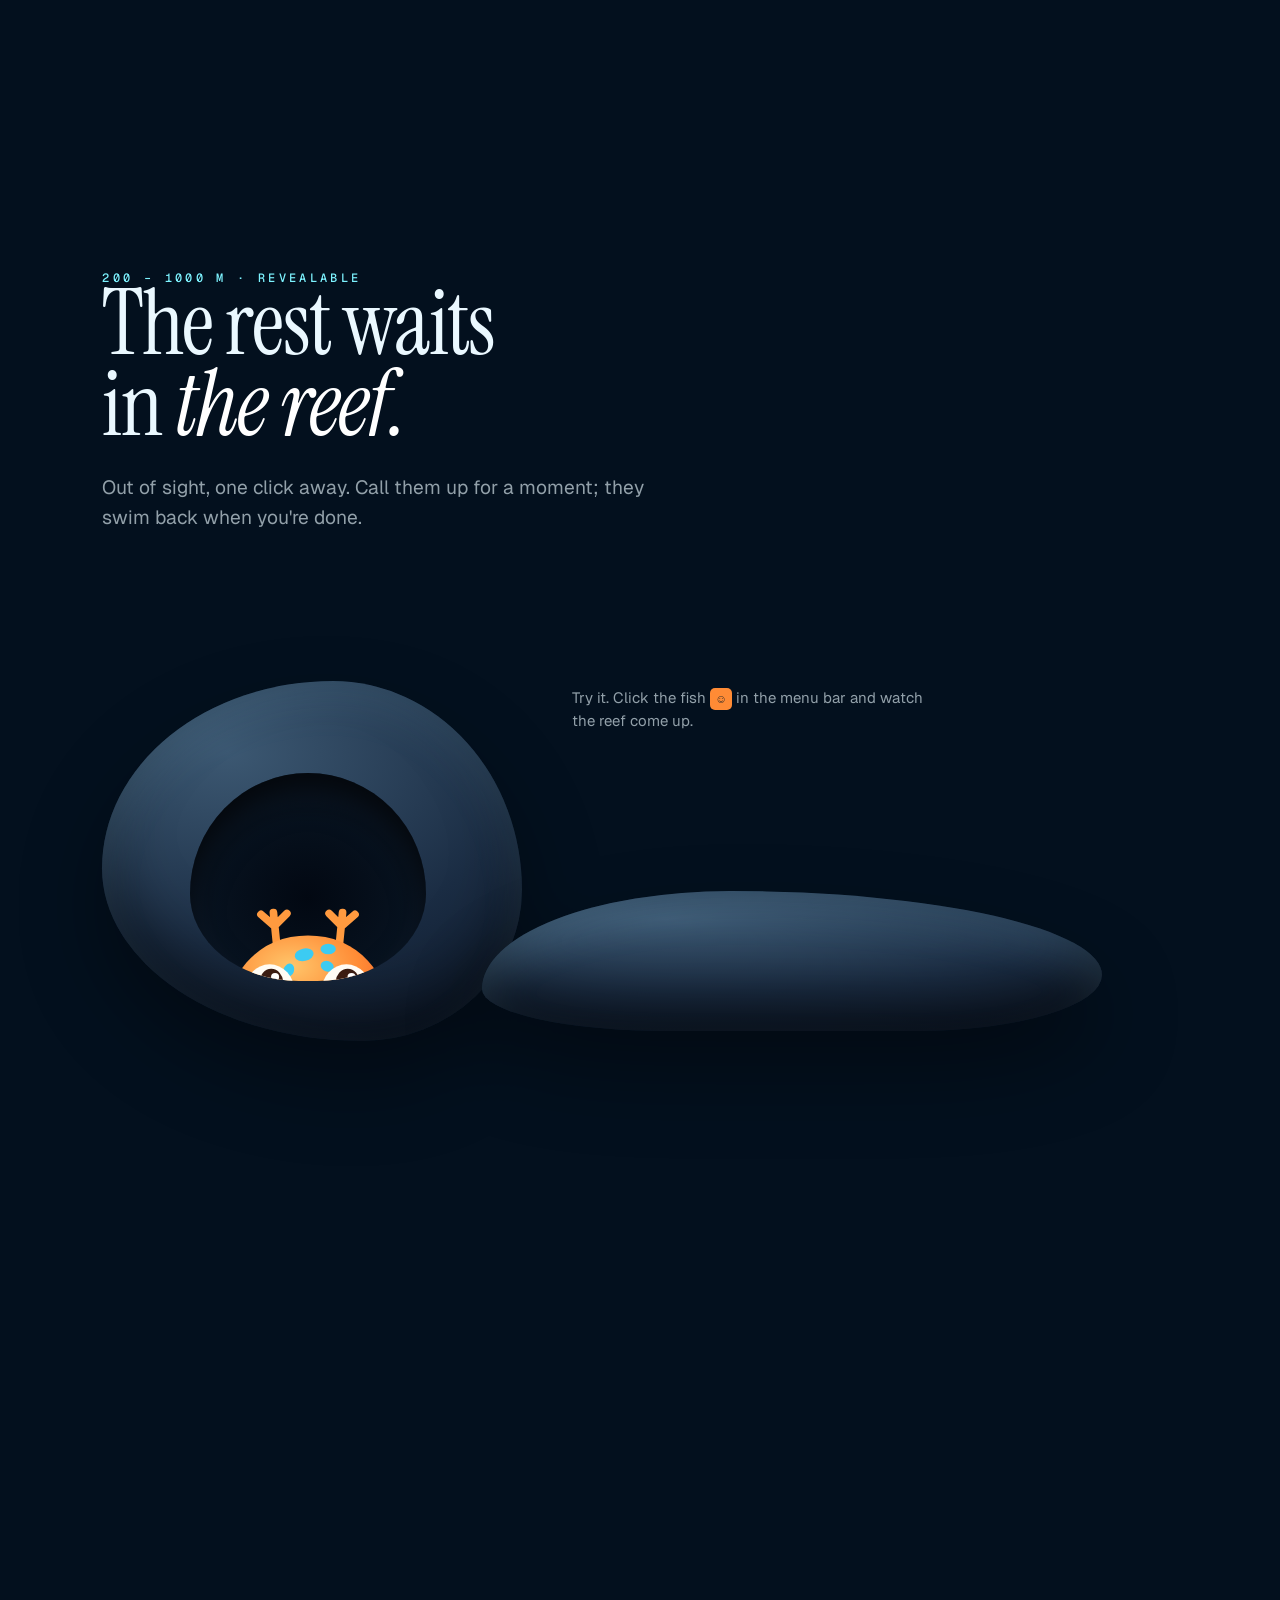
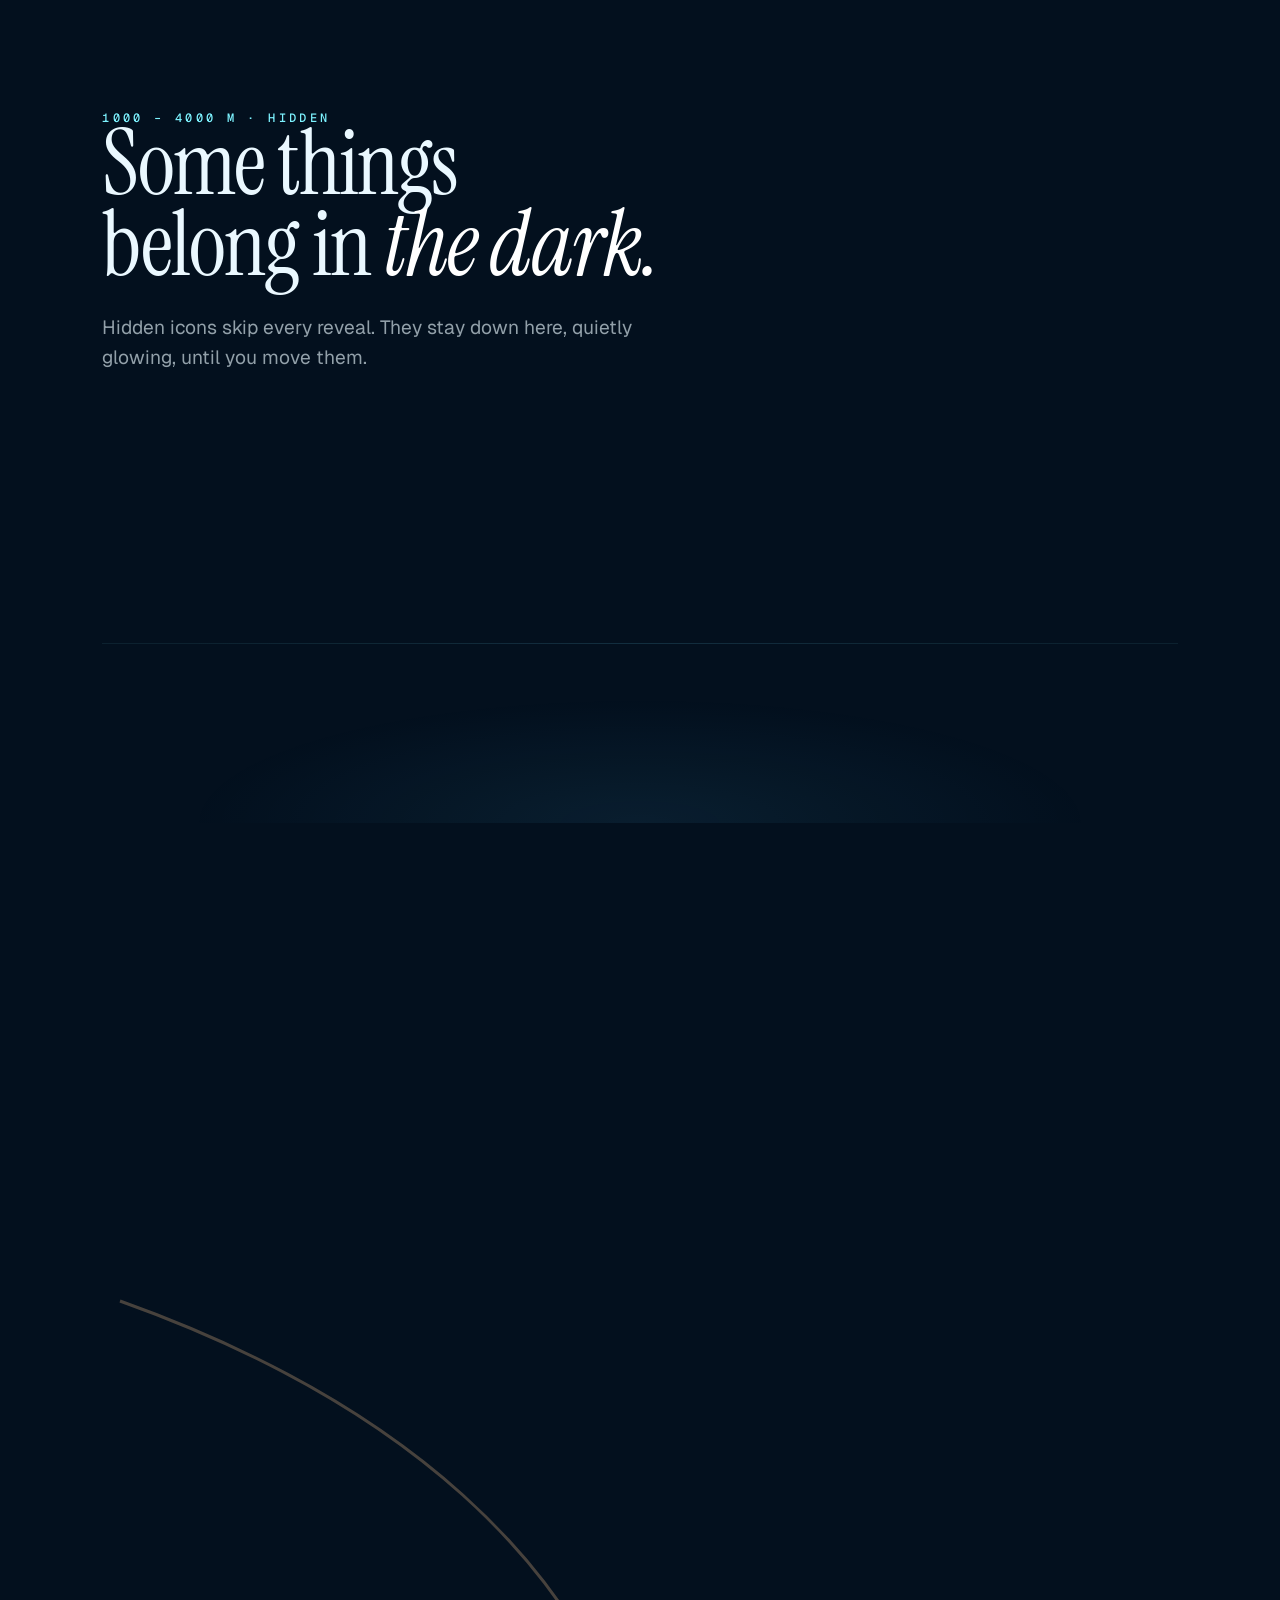
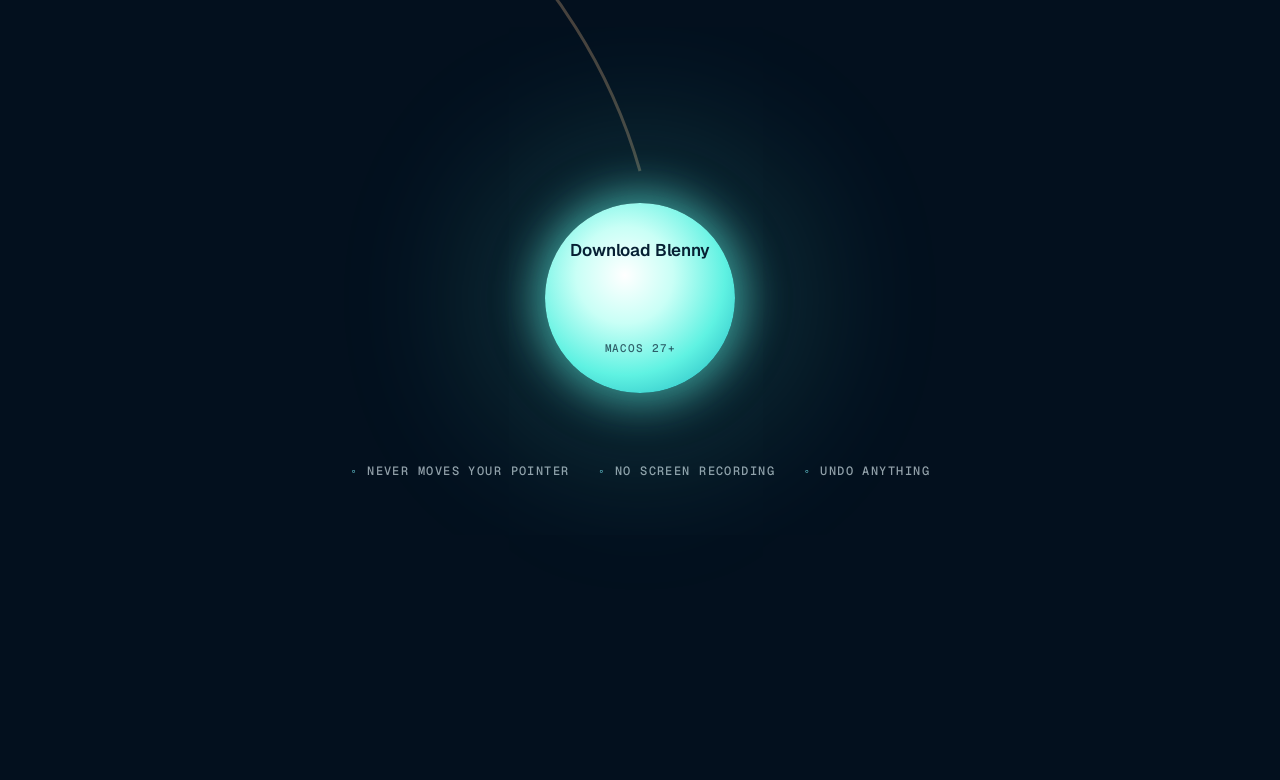
<file: Website/prototypes/descent/index.html>
<!doctype html>
<html lang="en">
<head>
<meta charset="utf-8">
<meta name="viewport" content="width=device-width, initial-scale=1">
<title>Blenny · Descent</title>
<link rel="icon" href="../shared/blenny-icon-512.png">
<link rel="preconnect" href="https://fonts.googleapis.com">
<link rel="preconnect" href="https://fonts.gstatic.com" crossorigin>
<link href="https://fonts.googleapis.com/css2?family=Instrument+Serif:ital@0;1&family=Geist:wght@400;500;600&family=Geist+Mono:wght@400;500&display=swap" rel="stylesheet">
<style>
  :root {
    --ink: #eaf8ff;
    --muted: rgba(234, 248, 255, 0.62);
    --glow: #7df3ff;
    --orange: #ff8b35;
  }
  * { box-sizing: border-box; }
  html { background: #03101e; }
  body {
    margin: 0;
    color: var(--ink);
    font: 400 17px/1.55 Geist, system-ui, sans-serif;
    background: transparent;
    overflow-x: hidden;
  }
  #sea { position: fixed; inset: 0; width: 100vw; height: 100vh; z-index: -1; display: block; }

  /* The menu bar is the water surface seen from below. */
  .menubar {
    position: fixed; top: 0; left: 0; right: 0; height: 30px; z-index: 50;
    display: flex; align-items: center; gap: 18px; padding: 0 14px;
    background: rgba(245, 252, 255, 0.46);
    backdrop-filter: blur(22px) saturate(1.6); -webkit-backdrop-filter: blur(22px) saturate(1.6);
    color: #0b1d2a; font: 500 13.5px/1 -apple-system, BlinkMacSystemFont, "SF Pro Text", Geist, sans-serif;
    box-shadow: 0 1px 0 rgba(255,255,255,0.35), 0 12px 40px rgba(0, 40, 70, 0.15);
    transition: background 0.6s, color 0.6s;
  }
  body.is-deep .menubar { background: rgba(8, 24, 40, 0.55); color: #d9f4ff; }
  .menubar .app { font-weight: 700; }
  .menubar .menus { display: flex; gap: 18px; opacity: 0.86; }
  .menubar .tray { margin-left: auto; display: flex; align-items: center; height: 100%; }
  .menubar .slot {
    width: 30px; height: 100%; display: grid; place-items: center; flex: none;
    transition: width 0.7s cubic-bezier(.6,0,.2,1), opacity 0.4s;
  }
  .menubar .slot.is-gone { width: 0; opacity: 0; }
  .menubar .fish { width: 34px; cursor: pointer; border-radius: 6px; }
  .menubar .fish:hover { background: rgba(255,255,255,0.28); }
  .menubar .fish.is-hinting { animation: hint 1.2s ease-in-out infinite; }
  @keyframes hint { 50% { background: rgba(255, 139, 53, 0.45); } }
  .menubar .clock { padding-left: 10px; white-space: nowrap; font-variant-numeric: tabular-nums; }
  @media (max-width: 720px) { .menubar .menus { display: none; } .menubar .clock { font-size: 12px; } }

  /* Falling icons live in document coordinates. */
  #fallers { position: absolute; top: 0; left: 0; width: 100%; height: 0; z-index: 52; pointer-events: none; }
  .faller {
    position: absolute; left: 0; top: 0; width: 16px; height: 16px; margin: -8px 0 0 -8px;
    color: #0b1d2a; will-change: transform;
  }
  .faller svg { display: block; filter: drop-shadow(0 0 0 transparent); transition: filter 0.8s; }
  .faller.is-landed.hidden-intent svg { filter: drop-shadow(0 0 3px var(--glow)) drop-shadow(0 0 8px rgba(125,243,255,0.6)); }
  .faller .tag {
    position: absolute; left: 50%; top: 22px; transform: translateX(-50%) scale(0.42); transform-origin: 50% 0;
    font: 500 11px/1 "Geist Mono", monospace; letter-spacing: 0.04em; white-space: nowrap;
    color: var(--muted); opacity: 0; transition: opacity 0.6s;
  }
  .faller.is-landed.hidden-intent .tag { opacity: 1; }

  /* Depth gauge */
  .gauge {
    position: fixed; right: 22px; top: 50%; transform: translateY(-50%); z-index: 45;
    display: flex; align-items: center; gap: 14px; font-family: "Geist Mono", monospace; pointer-events: none;
  }
  .gauge .readout { text-align: right; }
  .gauge .num { font-size: 30px; letter-spacing: -0.02em; font-variant-numeric: tabular-nums; }
  .gauge .unit { font-size: 13px; color: var(--muted); }
  .gauge .zone { font-size: 11px; letter-spacing: 0.22em; color: var(--glow); margin-top: 4px; }
  body:not(.is-deep) .gauge { color: #04283f; }
  body:not(.is-deep) .gauge .zone { color: #04385a; }
  .gauge .rail { position: relative; width: 2px; height: 46vh; background: rgba(234,248,255,0.18); border-radius: 2px; }
  .gauge .rail i { position: absolute; left: -5px; width: 12px; height: 1px; background: rgba(234,248,255,0.35); }
  .gauge .bob { position: absolute; left: -6px; width: 14px; height: 14px; border-radius: 50%; background: var(--orange); box-shadow: 0 0 18px var(--orange); transform: translateY(-50%); }
  @media (max-width: 720px) { .gauge { right: 10px; } .gauge .rail { height: 30vh; } .gauge .num { font-size: 20px; } }

  section { position: relative; min-height: 100vh; padding: 18vh 8vw 10vh; }
  .eyebrow { font: 500 12px/1 "Geist Mono", monospace; letter-spacing: 0.28em; text-transform: uppercase; color: var(--glow); }
  h1, h2 { font-family: "Instrument Serif", serif; font-weight: 400; letter-spacing: -0.02em; margin: 0; }
  h1 { font-size: clamp(56px, 11vw, 176px); line-height: 0.86; }
  h2 { font-size: clamp(44px, 7vw, 112px); line-height: 0.9; }
  h1 em, h2 em { color: #fff; font-style: italic; }
  .lede { max-width: 30em; color: var(--muted); font-size: clamp(16px, 1.5vw, 20px); margin-top: 28px; }

  #surface { display: flex; flex-direction: column; justify-content: center; min-height: 100vh; padding-top: 12vh; }
  #surface h1 { color: #03253b; }
  #surface h1 em { color: #fff; text-shadow: 0 0 40px rgba(255,255,255,0.6); }
  #surface .lede { color: rgba(4, 30, 48, 0.8); }
  .dive-hint { margin-top: 7vh; display: inline-flex; gap: 12px; align-items: center; font: 500 13px "Geist Mono", monospace; color: #04283f; letter-spacing: 0.1em; }
  .dive-hint b { display: inline-block; animation: sink 1.6s ease-in-out infinite; }
  @keyframes sink { 50% { transform: translateY(8px); } }

  #sunlight { min-height: 90vh; }
  #twilight { min-height: 160vh; }
  #midnight { min-height: 150vh; }

  .reef {
    position: relative; margin-top: 12vh; height: 420px; max-width: 1100px;
  }
  .rock {
    position: absolute; background: radial-gradient(120% 90% at 30% 20%, #3c5872, #1b2d44 60%, #0d1829);
    box-shadow: inset 0 18px 40px rgba(160, 220, 255, 0.12), inset 0 -30px 60px rgba(0,0,0,0.5), 0 40px 80px rgba(0,0,0,0.35);
  }
  .rock.burrow { left: 0; top: 40px; width: 420px; height: 360px; border-radius: 55% 45% 38% 62% / 52% 58% 42% 48%; }
  .rock.ledge { left: 380px; top: 250px; width: 620px; height: 140px; border-radius: 40% 60% 30% 30% / 70% 60% 40% 30%; }
  .hole {
    position: absolute; left: 88px; top: 92px; width: 236px; height: 208px; overflow: hidden;
    border-radius: 50% 50% 46% 46% / 58% 58% 42% 42%;
    background: radial-gradient(60% 60% at 50% 60%, #020812, #07121f 70%, #13243a);
    box-shadow: inset 0 22px 30px rgba(0,0,0,0.8);
  }
  .hole .blenny-character { position: absolute; left: 22px; bottom: -64px; width: 192px; transition: transform 0.5s cubic-bezier(.3,1.6,.5,1); }
  .hole.is-peeking .blenny-character { transform: translateY(-26px); }
  .reef .note {
    position: absolute; left: 470px; top: 30px; max-width: 360px; color: var(--muted); font-size: 15px;
  }
  .reef .note kbd {
    font: 500 12px "Geist Mono", monospace; color: #0b1d2a; background: var(--orange); padding: 3px 7px; border-radius: 5px;
  }
  @media (max-width: 900px) {
    .reef { height: 560px; }
    .rock.burrow { width: 320px; height: 290px; }
    .hole { left: 50px; top: 70px; width: 210px; height: 180px; }
    .hole .blenny-character { left: 14px; width: 180px; }
    .rock.ledge { left: 8vw; top: 420px; width: 80vw; height: 110px; }
    .reef .note { left: 0; top: 320px; }
  }

  .floor {
    position: relative; margin-top: 30vh; height: 180px;
    background: radial-gradient(60% 100% at 50% 100%, rgba(90, 200, 255, 0.08), transparent 70%);
    border-top: 1px solid rgba(125, 243, 255, 0.08);
  }

  #trench { min-height: 120vh; display: grid; place-items: center; text-align: center; padding-top: 10vh; }
  .lure { position: relative; display: grid; justify-items: center; }
  .lure svg { width: 240px; height: 260px; overflow: visible; }
  .lure .stalk { stroke: rgba(200, 160, 120, 0.35); stroke-width: 3; fill: none; }
  .lure a {
    position: relative; margin-top: -58px; width: 190px; height: 190px; border-radius: 50%;
    display: grid; place-items: center; text-decoration: none; color: #062033;
    font: 600 17px/1.15 Geist, sans-serif; letter-spacing: -0.01em;
    background: radial-gradient(circle at 42% 38%, #ffffff, #c9fff6 30%, #5ff2e2 62%, #11a7b8);
    box-shadow: 0 0 40px 10px rgba(95, 242, 226, 0.55), 0 0 160px 60px rgba(95, 242, 226, 0.18);
    animation: lure 3.2s ease-in-out infinite;
  }
  .lure a small { display: block; font: 500 11px "Geist Mono", monospace; letter-spacing: 0.08em; opacity: 0.7; margin-top: 6px; }
  @keyframes lure { 0%, 100% { transform: translate(0, 0); } 50% { transform: translate(6px, 10px); } }
  .promises { display: flex; gap: 28px; flex-wrap: wrap; justify-content: center; margin-top: 70px; font: 500 12px "Geist Mono", monospace; letter-spacing: 0.12em; color: var(--muted); text-transform: uppercase; }
  .promises span::before { content: "◦ "; color: var(--glow); }

  .toast {
    position: fixed; left: 50%; bottom: 36px; transform: translate(-50%, 30px); opacity: 0; z-index: 60;
    padding: 12px 18px; border-radius: 14px; font-size: 14px; color: #eaf8ff;
    background: rgba(5, 20, 36, 0.72); backdrop-filter: blur(14px); border: 1px solid rgba(125,243,255,0.2);
    transition: transform 0.4s, opacity 0.4s; pointer-events: none;
  }
  .toast.is-on { opacity: 1; transform: translate(-50%, 0); }
  .bubble { position: fixed; z-index: 55; width: 8px; height: 8px; border-radius: 50%; border: 1.5px solid rgba(255,255,255,0.7); pointer-events: none; }
</style>
</head>
<body>
<canvas id="sea"></canvas>

<header class="menubar">
  <span class="app">Blenny</span>
  <nav class="menus"><span>File</span><span>Edit</span><span>View</span><span>Window</span><span>Help</span></nav>
  <div class="tray" id="tray"></div>
  <div class="slot fish" id="fish" title="Reveal"></div>
  <span class="clock" id="clock"></span>
</header>

<div id="fallers"></div>

<aside class="gauge" aria-hidden="true">
  <div class="readout">
    <div><span class="num" id="depth">0000</span> <span class="unit">m</span></div>
    <div class="zone" id="zone">SURFACE</div>
  </div>
  <div class="rail" id="rail"><span class="bob" id="bob"></span></div>
</aside>

<main>
  <section id="surface">
    <div class="eyebrow" style="color:#04385a">Blenny for macOS 27</div>
    <h1>Too much<br><span class="solid">at the <em>surface.</em></span></h1>
    <p class="lede">Every little app wants a spot in your menu bar. Blenny gives each one a depth instead.</p>
    <div class="dive-hint"><b>↓</b> Scroll to dive</div>
  </section>

  <section id="sunlight" data-zone="SUNLIGHT · VISIBLE" data-from="0" data-to="200">
    <div class="eyebrow">0 – 200 m · Visible</div>
    <h2>What you use<br>stays in <em>the light.</em></h2>
    <p class="lede">Visible icons never leave the menu bar. Everything else is already sinking.</p>
  </section>

  <section id="twilight" data-zone="TWILIGHT · REVEALABLE" data-from="200" data-to="1000">
    <div class="eyebrow">200 – 1000 m · Revealable</div>
    <h2>The rest waits<br>in <em>the reef.</em></h2>
    <p class="lede">Out of sight, one click away. Call them up for a moment; they swim back when you're done.</p>
    <div class="reef" id="reef">
      <div class="rock burrow"><div class="hole" id="hole"></div></div>
      <div class="rock ledge" id="ledge"></div>
      <p class="note">Try it. Click the fish <kbd>☺︎</kbd> in the menu bar and watch the reef come up.</p>
    </div>
  </section>

  <section id="midnight" data-zone="MIDNIGHT · HIDDEN" data-from="1000" data-to="4000">
    <div class="eyebrow">1000 – 4000 m · Hidden</div>
    <h2>Some things<br>belong in <em>the dark.</em></h2>
    <p class="lede">Hidden icons skip every reveal. They stay down here, quietly glowing, until you move them.</p>
    <div class="floor" id="floor"></div>
  </section>

  <section id="trench" data-zone="TRENCH" data-from="4000" data-to="6000">
    <div>
      <div class="lure">
        <svg viewBox="0 0 240 260"><path class="stalk" d="M-400 -300 C -120 -200 60 -40 120 170"/></svg>
        <a href="#" onclick="return false">Download Blenny<small>MACOS 27+</small></a>
      </div>
      <div class="promises">
        <span>Never moves your pointer</span><span>No Screen Recording</span><span>Undo anything</span>
      </div>
    </div>
  </section>
</main>

<div class="toast" id="toast"></div>

<script src="../shared/icons.js"></script>
<script src="../shared/blenny.js"></script>
<script>
(() => {
  const { glyphs, svg, blennyGlyph, clock } = window.MenuGlyphs;
  const $ = (s) => document.querySelector(s);
  const tray = $('#tray');
  const fishSlot = $('#fish');
  const layer = $('#fallers');
  const reduce = matchMedia('(prefers-reduced-motion: reduce)').matches;

  fishSlot.innerHTML = blennyGlyph;
  const tick = () => { $('#clock').textContent = clock(); };
  tick(); setInterval(tick, 20000);

  // --- Build the crowded menu bar and the icons that will sink out of it.
  const order = [...glyphs].sort(() => Math.random() - 0.5);
  const fallers = [];
  order.forEach((g) => {
    const slot = document.createElement('div');
    slot.className = 'slot';
    slot.innerHTML = svg(g);
    tray.append(slot);
    if (g.intent === 'visible') return;
    const f = document.createElement('div');
    f.className = `faller ${g.intent}-intent`;
    f.innerHTML = svg(g, 16) + `<span class="tag">${g.name}</span>`;
    layer.append(f);
    fallers.push({ g, el: f, slot, phase: Math.random() * Math.PI * 2, reveal: 0, revealTarget: 0 });
  });

  // --- Character in the reef.
  const blenny = Blenny.create();
  const hole = $('#hole');
  hole.append(blenny.el);

  // --- Layout: where each faller starts and where it lands (document coords).
  let vh = innerHeight, vw = innerWidth;
  function layout() {
    vh = innerHeight; vw = innerWidth;
    const sy = scrollY;
    const ledge = $('#ledge').getBoundingClientRect();
    const floor = $('#floor').getBoundingClientRect();
    const rev = fallers.filter((f) => f.g.intent === 'revealable');
    const hid = fallers.filter((f) => f.g.intent === 'hidden');
    rev.forEach((f, i) => {
      const t = (i + 0.5) / rev.length;
      f.tx = ledge.left + ledge.width * (0.1 + 0.8 * t);
      f.ty = ledge.top + sy + 6 + Math.sin(t * Math.PI) * -10;
    });
    hid.forEach((f, i) => {
      const t = (i + 0.5) / hid.length;
      f.tx = floor.left + floor.width * (0.18 + 0.64 * t);
      f.ty = floor.top + sy + 40 + (i % 2) * 36;
    });
    if (!layout.started) {
      fallers.forEach((f) => {
        const r = f.slot.getBoundingClientRect();
        f.sx = r.left + r.width / 2;
        f.sy = r.top + r.height / 2;
      });
      layout.started = true;
    }
    fallers.forEach((f) => { f.k = (f.ty - f.sy) / Math.max(1, f.ty - vh * 0.56); });
  }

  // --- Depth gauge mapping, section by section.
  const zones = [...document.querySelectorAll('section[data-zone]')];
  const rail = $('#rail');
  [0, 200, 1000, 4000, 6000].forEach((m) => {
    const i = document.createElement('i');
    i.style.top = `${(Math.log1p(m) / Math.log1p(6000)) * 100}%`;
    rail.append(i);
  });
  function depthAt(y) {
    const probe = y + vh * 0.5;
    let m = 0; let name = 'SURFACE';
    for (const z of zones) {
      const top = z.offsetTop; const h = z.offsetHeight;
      if (probe >= top) {
        const t = Math.min(1, (probe - top) / h);
        m = +z.dataset.from + (z.dataset.to - z.dataset.from) * t;
        name = z.dataset.zone;
      }
    }
    return { m, name };
  }

  // --- Reveal session: revealable icons rise into the menu bar, then go home.
  let revealTimer = 0;
  const toast = $('#toast');
  function say(text) {
    toast.textContent = text; toast.classList.add('is-on');
    clearTimeout(say.t); say.t = setTimeout(() => toast.classList.remove('is-on'), 3200);
  }
  function bubbles(x, y, n = 6) {
    for (let i = 0; i < n; i++) {
      const b = document.createElement('span');
      b.className = 'bubble';
      const s = 4 + Math.random() * 8;
      b.style.cssText = `left:${x + (Math.random() - 0.5) * 30}px;top:${y}px;width:${s}px;height:${s}px`;
      document.body.append(b);
      b.animate([{ transform: 'translateY(0)', opacity: 0.9 }, { transform: `translate(${(Math.random() - 0.5) * 40}px, -${120 + Math.random() * 160}px)`, opacity: 0 }],
        { duration: 1400 + Math.random() * 900, easing: 'cubic-bezier(.2,.6,.4,1)' }).onfinish = () => b.remove();
    }
  }
  fishSlot.addEventListener('click', () => {
    fishSlot.classList.remove('is-hinting');
    const rev = fallers.filter((f) => f.g.intent === 'revealable');
    const active = rev.some((f) => f.revealTarget === 1);
    rev.forEach((f) => { f.revealTarget = active ? 0 : 1; });
    blenny.excite(1200);
    clearTimeout(revealTimer);
    if (!active) {
      say('Revealable icons are up. Hidden ones stay in the deep.');
      revealTimer = setTimeout(() => rev.forEach((f) => { f.revealTarget = 0; }), 5200);
      rev.forEach((f) => { const r = f.el.getBoundingClientRect(); bubbles(r.left, r.top, 3); });
    }
  });

  // --- Pointer: Blenny watches you.
  let px = vw / 2, py = vh / 2;
  addEventListener('pointermove', (e) => { px = e.clientX; py = e.clientY; });

  // --- WebGL sea.
  const canvas = $('#sea');
  const gl = canvas.getContext('webgl', { antialias: false, premultipliedAlpha: false });
  const frag = `
    precision highp float;
    uniform vec2 uRes; uniform float uTime; uniform float uDepth; uniform float uScroll;
    float hash(vec2 p) { p = fract(p * vec2(123.34, 456.21)); p += dot(p, p + 45.32); return fract(p.x * p.y); }
    float caustic(vec2 p, float t) {
      float c = 0.0;
      for (int i = 0; i < 4; i++) {
        float fi = float(i);
        p += 0.42 * vec2(sin(p.y * 1.6 + t * 0.9 + fi * 1.7), cos(p.x * 1.4 - t * 0.7 + fi * 2.3));
        float v = abs(sin(p.x * 2.2) + sin(p.y * 2.2 + fi));
        c += pow(max(0.0, 1.0 - v * 2.2), 7.0);
      }
      return c;
    }
    vec3 water(float d) {
      vec3 a = vec3(0.30, 0.86, 0.93);
      vec3 b = vec3(0.04, 0.46, 0.70);
      vec3 c = vec3(0.02, 0.16, 0.34);
      vec3 e = vec3(0.006, 0.03, 0.08);
      vec3 f = vec3(0.0, 0.004, 0.012);
      vec3 col = mix(a, b, smoothstep(0.0, 0.18, d));
      col = mix(col, c, smoothstep(0.14, 0.42, d));
      col = mix(col, e, smoothstep(0.4, 0.66, d));
      return mix(col, f, smoothstep(0.7, 0.95, d));
    }
    void main() {
      vec2 uv = gl_FragCoord.xy / uRes;
      float sy = 1.0 - uv.y;
      float d = clamp(uDepth + sy * 0.07, 0.0, 1.0);
      vec3 col = water(d);
      float light = exp(-uDepth * 7.0);
      vec2 cp = vec2(gl_FragCoord.x, gl_FragCoord.y - uScroll * 0.35) / uRes.y * 7.0;
      float c = caustic(cp, uTime * 0.6);
      col += vec3(0.8, 1.0, 1.0) * c * 0.3 * light * (0.35 + 0.65 * uv.y);
      float r = sin(uv.x * 11.0 + uv.y * 3.5 + uTime * 0.25) * sin(uv.x * 17.0 - uv.y * 2.0 - uTime * 0.18);
      col += vec3(0.8, 1.0, 1.0) * smoothstep(0.35, 1.0, r) * 0.16 * light * smoothstep(0.0, 1.0, uv.y);
      float deep = smoothstep(0.35, 0.8, uDepth);
      for (int L = 0; L < 3; L++) {
        float fl = float(L);
        float scale = 14.0 + fl * 11.0;
        vec2 g = vec2(gl_FragCoord.x, gl_FragCoord.y - uScroll * (0.25 + 0.3 * fl)) / uRes.y * scale;
        g.y += uTime * (0.08 + 0.05 * fl);
        g.x += sin(g.y * 0.35 + fl) * 0.3;
        vec2 cell = floor(g); vec2 f = fract(g) - 0.5;
        float h = hash(cell + fl * 17.0);
        vec2 o = vec2(hash(cell + 3.1), hash(cell + 7.7)) - 0.5;
        float dist = length(f - o * 0.7);
        float size = 0.03 + 0.05 * hash(cell + 11.0);
        float snow = smoothstep(size, 0.0, dist) * step(0.55, h);
        col += vec3(0.85, 0.95, 1.0) * snow * (0.35 - 0.2 * deep) * (0.5 + 0.2 * fl);
        float pulse = 0.5 + 0.5 * sin(uTime * (1.2 + h * 2.0) + h * 40.0);
        float bio = smoothstep(size * 5.0, 0.0, dist) * step(0.955, h) * pulse;
        col += vec3(0.25, 0.95, 1.0) * bio * deep * 0.9;
      }
      col *= 1.0 - 0.35 * pow(length(uv - 0.5) * 1.2, 2.0);
      gl_FragColor = vec4(col, 1.0);
    }`;
  const vert = 'attribute vec2 p; void main(){ gl_Position = vec4(p, 0.0, 1.0); }';
  function shader(type, src) {
    const s = gl.createShader(type); gl.shaderSource(s, src); gl.compileShader(s);
    if (!gl.getShaderParameter(s, gl.COMPILE_STATUS)) console.error(gl.getShaderInfoLog(s));
    return s;
  }
  const prog = gl.createProgram();
  gl.attachShader(prog, shader(gl.VERTEX_SHADER, vert));
  gl.attachShader(prog, shader(gl.FRAGMENT_SHADER, frag));
  gl.linkProgram(prog); gl.useProgram(prog);
  gl.bindBuffer(gl.ARRAY_BUFFER, gl.createBuffer());
  gl.bufferData(gl.ARRAY_BUFFER, new Float32Array([-1, -1, 3, -1, -1, 3]), gl.STATIC_DRAW);
  const loc = gl.getAttribLocation(prog, 'p');
  gl.enableVertexAttribArray(loc); gl.vertexAttribPointer(loc, 2, gl.FLOAT, false, 0, 0);
  const U = (n) => gl.getUniformLocation(prog, n);
  const uRes = U('uRes'), uTime = U('uTime'), uDepth = U('uDepth'), uScroll = U('uScroll');
  let dpr = 1;
  function resize() {
    dpr = Math.min(devicePixelRatio || 1, 1.5);
    canvas.width = innerWidth * dpr; canvas.height = innerHeight * dpr;
    gl.viewport(0, 0, canvas.width, canvas.height);
    layout();
  }
  addEventListener('resize', resize);

  // --- Frame loop.
  const easeInOut = (t) => t * t * (3 - 2 * t);
  const depthEl = $('#depth'), zoneEl = $('#zone'), bob = $('#bob');
  let hinted = false;
  function frame(now) {
    const t = now / 1000;
    const sy = scrollY;
    const maxScroll = document.documentElement.scrollHeight - vh;
    const progress = Math.min(1, Math.max(0, sy / maxScroll));

    gl.uniform2f(uRes, canvas.width, canvas.height);
    gl.uniform1f(uTime, reduce ? 0 : t);
    gl.uniform1f(uDepth, progress);
    gl.uniform1f(uScroll, sy * dpr);
    gl.drawArrays(gl.TRIANGLES, 0, 3);

    document.body.classList.toggle('is-deep', progress > 0.22);

    const { m, name } = depthAt(sy);
    depthEl.textContent = String(Math.round(m)).padStart(4, '0');
    zoneEl.textContent = name;
    bob.style.top = `${(Math.log1p(m) / Math.log1p(6000)) * 100}%`;

    const menuTop = 15;
    const trayLeft = tray.getBoundingClientRect().left;
    const revs = fallers.filter((f) => f.g.intent === 'revealable');
    fallers.forEach((f) => {
      // Slots collapse as soon as the dive starts.
      f.slot.classList.toggle('is-gone', sy > 8);
      let y = Math.min(f.ty, f.sy + sy * f.k);
      const p = Math.min(1, Math.max(0, (y - f.sy) / (f.ty - f.sy)));
      const e = easeInOut(p);
      const damp = 1 - e;
      let x = f.sx + (f.tx - f.sx) * e + Math.sin(sy * 0.005 + f.phase + t * 0.6) * 36 * damp;
      let rot = Math.sin(sy * 0.004 + f.phase) * 40 * damp;
      let scale = 1 + Math.min(1, p * 3) * 1.6;
      const landed = p >= 0.999;
      f.el.classList.toggle('is-landed', landed);
      if (landed) y += Math.sin(t * 1.4 + f.phase) * 3;

      // Reveal session blends toward a slot beside the tray.
      f.reveal += (f.revealTarget - f.reveal) * 0.085;
      if (f.reveal > 0.001) {
        const i = revs.indexOf(f);
        const bx = trayLeft - (revs.length - i) * 30 + 15;
        const by = sy + menuTop;
        const r = easeInOut(Math.min(1, f.reveal));
        x = x + (bx - x) * r;
        y = y + (by - y) * r;
        scale = scale + (1 - scale) * r;
        rot *= 1 - r;
      }
      const dark = f.reveal > 0.6 ? (document.body.classList.contains('is-deep') ? '#d9f4ff' : '#0b1d2a') : (p > 0.25 ? '#eaf8ff' : '#0b1d2a');
      f.el.style.color = dark;
      f.el.style.transform = `translate(${x}px, ${y}px) rotate(${rot}deg) scale(${scale})`;
    });

    // Blenny peeks out when the reef is on screen and watches the pointer.
    const hr = hole.getBoundingClientRect();
    const onScreen = hr.top < vh * 0.8 && hr.bottom > vh * 0.1;
    hole.classList.toggle('is-peeking', onScreen);
    const anyReveal = fallers.some((f) => f.revealTarget === 1);
    if (anyReveal) blenny.lookAt(hr.left + hr.width / 2, -400);
    else blenny.lookAt(px, py);
    if (onScreen && !hinted) { hinted = true; fishSlot.classList.add('is-hinting'); }

    requestAnimationFrame(frame);
  }

  resize();
  // Wait for fonts so measured positions are final.
  (document.fonts?.ready ?? Promise.resolve()).then(() => { layout(); requestAnimationFrame(frame); });
})();
</script>
</body>
</html>
</file>
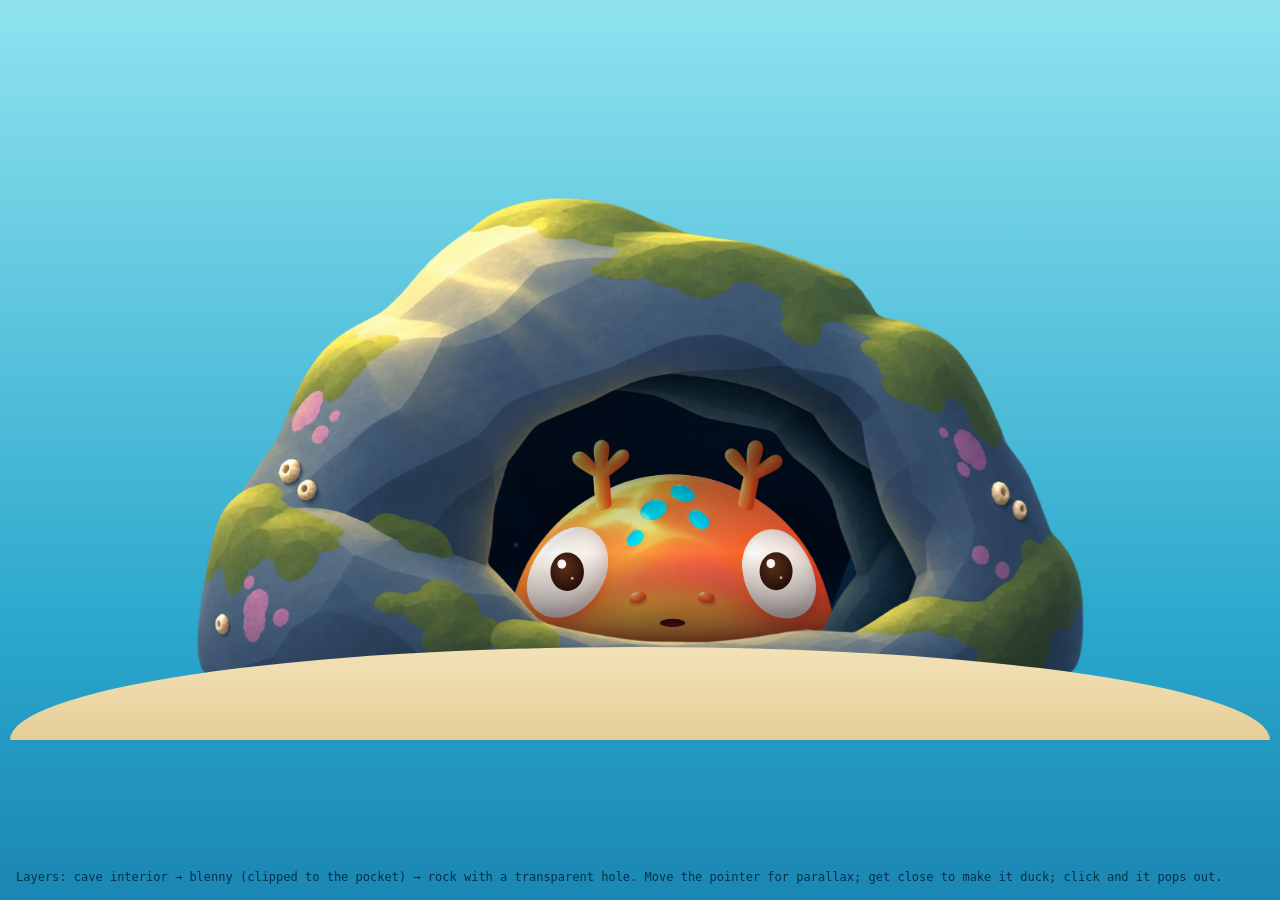
<file: Website/prototypes/hero-layers/index.html>
<!doctype html>
<html lang="en">
<head>
<meta charset="utf-8">
<meta name="viewport" content="width=device-width, initial-scale=1">
<title>Hero layer test</title>
<style>
  body { margin: 0; min-height: 100vh; display: grid; place-items: center; background: linear-gradient(180deg, #8fe3ef, #2aa7cc 70%, #1b86b3); font: 12px ui-monospace, monospace; color: #04304a; }
  .scene { position: relative; width: min(900px, 80vw); aspect-ratio: 2387 / 1373; }
  .layer { position: absolute; will-change: transform; }
  /* Hole in the cropped rock: x 33.2%-73.9%, y 38.6%-86.8%. */
  .cave { left: 30%; top: 35%; width: 47%; height: 56%; object-fit: cover; object-position: 50% 70%; }
  /* The pocket only clips the fish below the rock when it ducks; the rock itself hides everything outside the hole. */
  .pocket { left: 31%; top: 10%; width: 45%; height: 80%; overflow: hidden; }
  .sprite-blenny { position: absolute; left: 9%; width: 82%; bottom: 0%; aspect-ratio: 1677 / 1145; transition: transform 0.5s cubic-bezier(.34,1.56,.64,1); }
  /* Darkness of the cave on the lower body; it lifts when the fish comes out. */
  .sprite-blenny .shade { position: absolute; inset: 0; background: linear-gradient(to top, rgba(3, 14, 26, 0.72), rgba(3, 14, 26, 0.3) 24%, rgba(3, 14, 26, 0) 46%); -webkit-mask-size: 100% 100%; mask-size: 100% 100%; transition: opacity 0.5s; pointer-events: none; }
  .pocket.is-out .sprite-blenny { transform: translateY(-22%); }
  .pocket.is-out .shade { opacity: 0.35; }
  .sprite-blenny .frame, .sprite-blenny .pupils { position: absolute; inset: 0; width: 100%; height: 100%; }
  .sprite-blenny .pupils { z-index: 1; }
  .sprite-blenny .pupil { transition: transform 140ms ease-out; }
  .sprite-blenny:not(.is-ready) .pupils, .sprite-blenny.is-blinking .pupils { visibility: hidden; }
  .sprite-blenny.is-excited .pupil { transition-duration: 60ms; }
  .pocket.is-shy .sprite-blenny { transform: translateY(80%); transition-duration: 0.22s; }
  /* Shadow the overhang throws onto whatever sits in the hole; sized to the hole only. */
  .hole-shade { left: 31%; top: 36%; width: 45%; height: 54%; pointer-events: none; background: linear-gradient(180deg, rgba(2, 14, 26, 0.5), rgba(2, 14, 26, 0) 38%), radial-gradient(120% 70% at 50% 100%, transparent 55%, rgba(2, 14, 26, 0.4)); }
  .rock { inset: 0; width: 100%; height: 100%; }
  .sand { position: absolute; left: -20%; right: -20%; bottom: -6%; height: 18%; border-radius: 50% 50% 0 0 / 100% 100% 0 0; background: linear-gradient(180deg, #f3e2b8, #e6cd97); }
  p { position: fixed; bottom: 16px; left: 16px; margin: 0; }
</style>
</head>
<body>
<div class="scene" id="scene">
  <img class="layer cave" id="cave" src="cave.webp" alt="">
  <div class="layer pocket" id="pocket"></div>
  <div class="layer hole-shade" id="holeShade"></div>
  <img class="layer rock" id="rock" src="rock.webp" alt="">
  <div class="sand"></div>
</div>
<p>Layers: cave interior → blenny (clipped to the pocket) → rock with a transparent hole. Move the pointer for parallax; get close to make it duck; click and it pops out.</p>
<script type="module">
  import { createSpriteBlenny } from './sprite-blenny.js';
  const fish = createSpriteBlenny({ src: { base: 'blenny-base.webp', blink: 'blenny-blink.webp', excited: 'blenny-excited.webp' } });
  const pocket = document.getElementById('pocket');
  pocket.append(fish.el);
  let outTimer = 0;
  pocket.parentElement.addEventListener('click', () => {
    fish.excite(1400);
    pocket.classList.add('is-out');
    clearTimeout(outTimer);
    outTimer = setTimeout(() => pocket.classList.remove('is-out'), 1600);
  });
  const layers = [[document.getElementById('cave'), 14], [pocket, 6], [document.getElementById('holeShade'), 6], [document.getElementById('rock'), 2]];
  addEventListener('pointermove', (e) => {
    const nx = e.clientX / innerWidth - 0.5, ny = e.clientY / innerHeight - 0.5;
    layers.forEach(([el, k]) => { el.style.transform = `translate(${-nx * k}px, ${-ny * k * 0.6}px)`; });
    fish.lookAt(e.clientX, e.clientY);
    const r = pocket.getBoundingClientRect();
    pocket.classList.toggle('is-shy', Math.hypot(e.clientX - (r.left + r.width / 2), e.clientY - (r.top + r.height / 2)) < r.width * 0.3);
  });
  window.fish = fish;
</script>
</body>
</html>
</file>
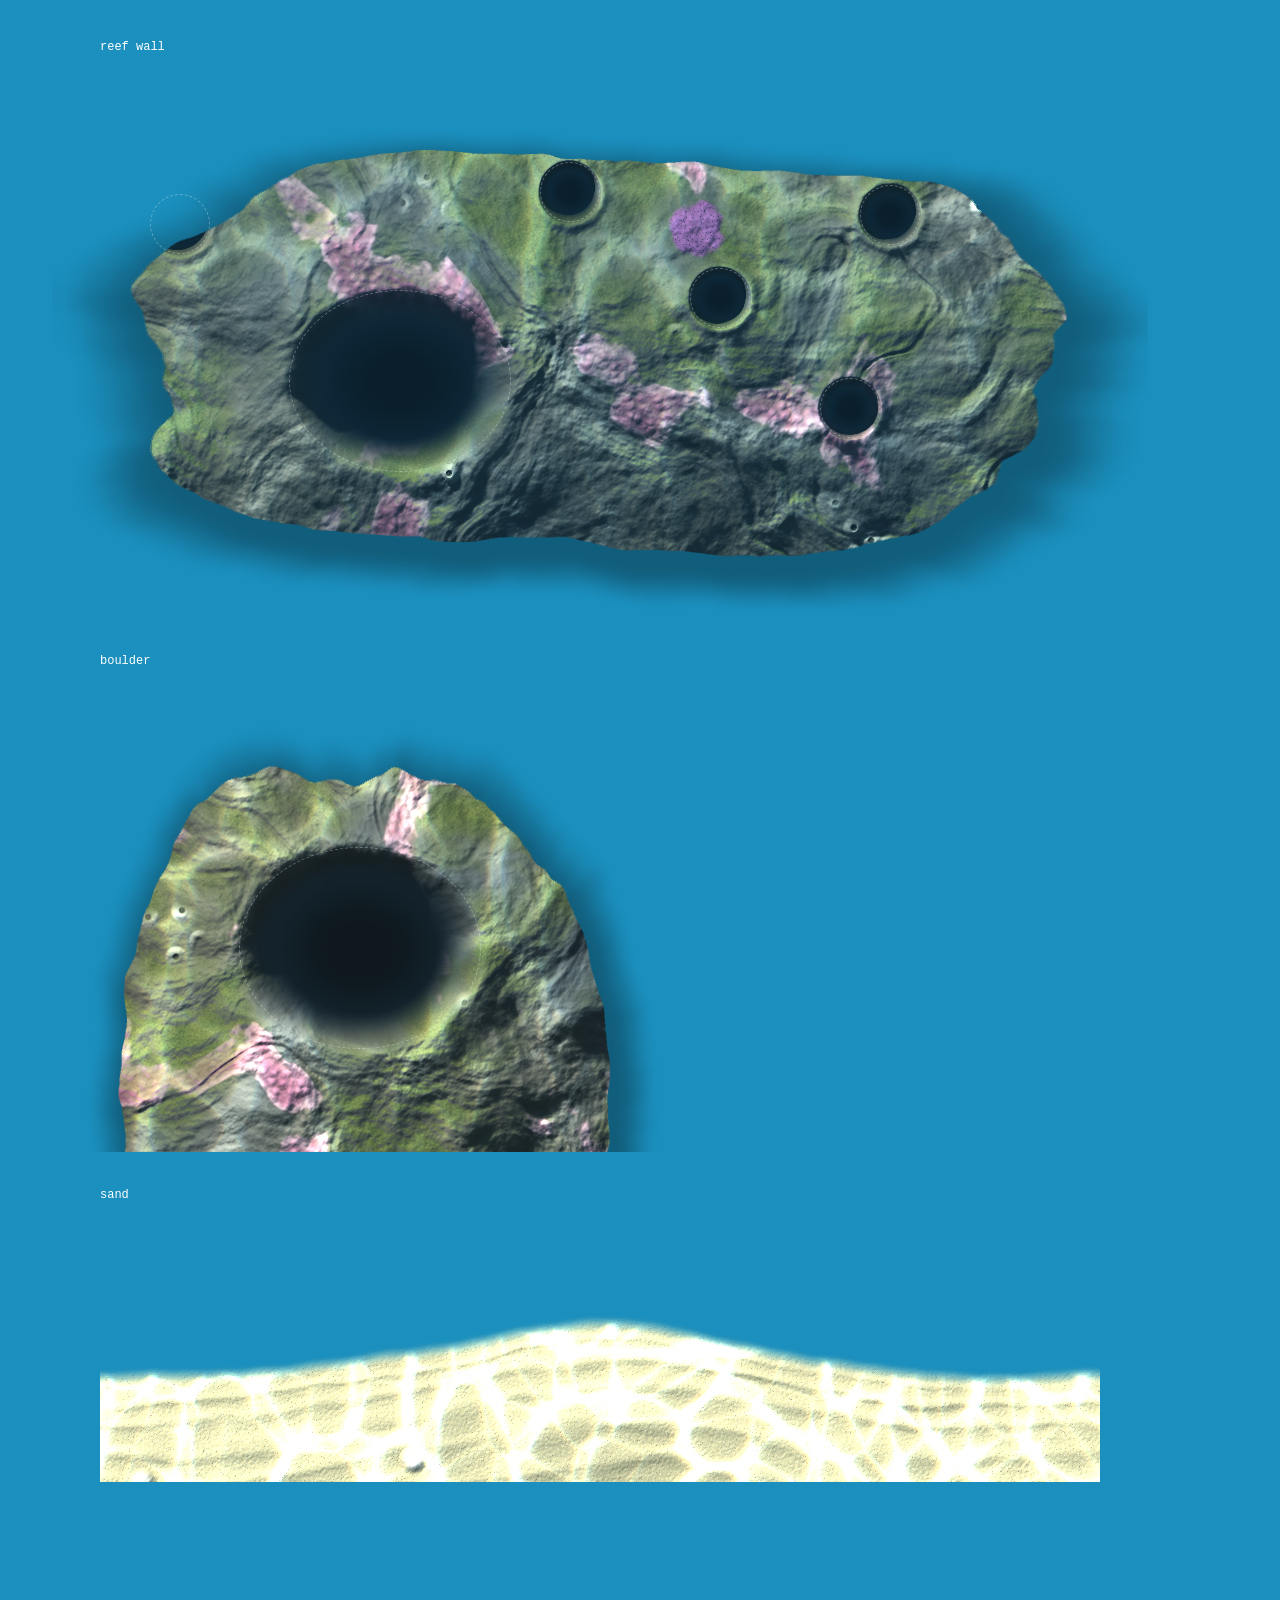
<file: Website/prototypes/material-lab/index.html>
<!doctype html>
<html lang="en">
<head>
<meta charset="utf-8">
<title>Material lab</title>
<style>
  body { margin: 0; padding: 40px; background: #1b8fbd; font: 12px ui-monospace, monospace; color: #fff; }
  .host { position: relative; margin: 60px 60px 80px; }
  #wall { width: 1000px; height: 460px; }
  #boulder { width: 520px; height: 380px; }
  #sand { width: 1000px; height: 220px; background: none; }
  .crevice { position: absolute; width: 58px; height: 58px; transform: translate(-50%, -50%); border: 1px dashed rgba(255,255,255,0.3); border-radius: 50%; }
  .home { width: 220px; height: 180px; }
  label { display: block; margin-left: 60px; }
</style>
</head>
<body>
<label>reef wall</label>
<div class="host" id="wall">
  <div class="crevice home" style="left:30%;top:58%"></div>
  <div class="crevice" style="left:8%;top:24%"></div><div class="crevice" style="left:47%;top:17%"></div>
  <div class="crevice" style="left:62%;top:40%"></div><div class="crevice" style="left:79%;top:22%"></div>
  <div class="crevice" style="left:75%;top:64%"></div>
</div>
<label>boulder</label>
<div class="host" id="boulder"><div class="crevice" id="bh" style="left:50%;top:58%;width:240px;height:200px"></div></div>
<label>sand</label>
<div class="host" id="sand"></div>
<script type="module">
  import { createSurface, holesFrom } from './materials.js';
  const q = (s) => document.querySelector(s);
  const surfaces = [
    createSurface(q('#wall'), { kind: 'wall', pad: 48, seed: 12.9, fog: [0.16, 0.5, 0.68, 0.2], caustic: 0.32, cell: 125, sharp: 4.5, holes: holesFrom(q('#wall'), '#wall .crevice') }),
    createSurface(q('#boulder'), { kind: 'boulder', pad: 44, seed: 3.7, fog: [0.62, 0.9, 0.96, 0.08], caustic: 0.42, cell: 115, sharp: 4.5, holes: holesFrom(q('#boulder'), '#bh') }),
    createSurface(q('#sand'), { kind: 'sand', pad: 0, seed: 8.2, fog: [0.7, 0.92, 0.96, 0.06], caustic: 0.75, cell: 80, sharp: 6 }),
  ];
  const t0 = performance.now();
  surfaces.forEach((s) => s.build());
  window.bakeMs = Math.round(performance.now() - t0);
  // Synchronous GPU benchmark: ms per frame for all three surfaces.
  window.bench = (frames = 30) => {
    const px = new Uint8Array(4);
    const sync = () => surfaces.forEach((s) => { const gl = s.canvas.getContext('webgl'); gl.readPixels(0, 0, 1, 1, gl.RGBA, gl.UNSIGNED_BYTE, px); });
    sync();
    const t0 = performance.now();
    for (let i = 0; i < frames; i++) { surfaces.forEach((s) => s.render(i * 0.03)); sync(); }
    return ((performance.now() - t0) / frames).toFixed(2) + ' ms/frame';
  };
  window.benchBuild = () => { const t0 = performance.now(); surfaces.forEach((s) => s.build()); sync2(); return (performance.now() - t0).toFixed(0) + ' ms'; };
  const sync2 = () => surfaces.forEach((s) => { const gl = s.canvas.getContext('webgl'); gl.readPixels(0, 0, 1, 1, gl.RGBA, gl.UNSIGNED_BYTE, new Uint8Array(4)); });
  (function loop(now) { surfaces.forEach((s) => s.render(now / 1000)); requestAnimationFrame(loop); })(0);
</script>
</body>
</html>
</file>
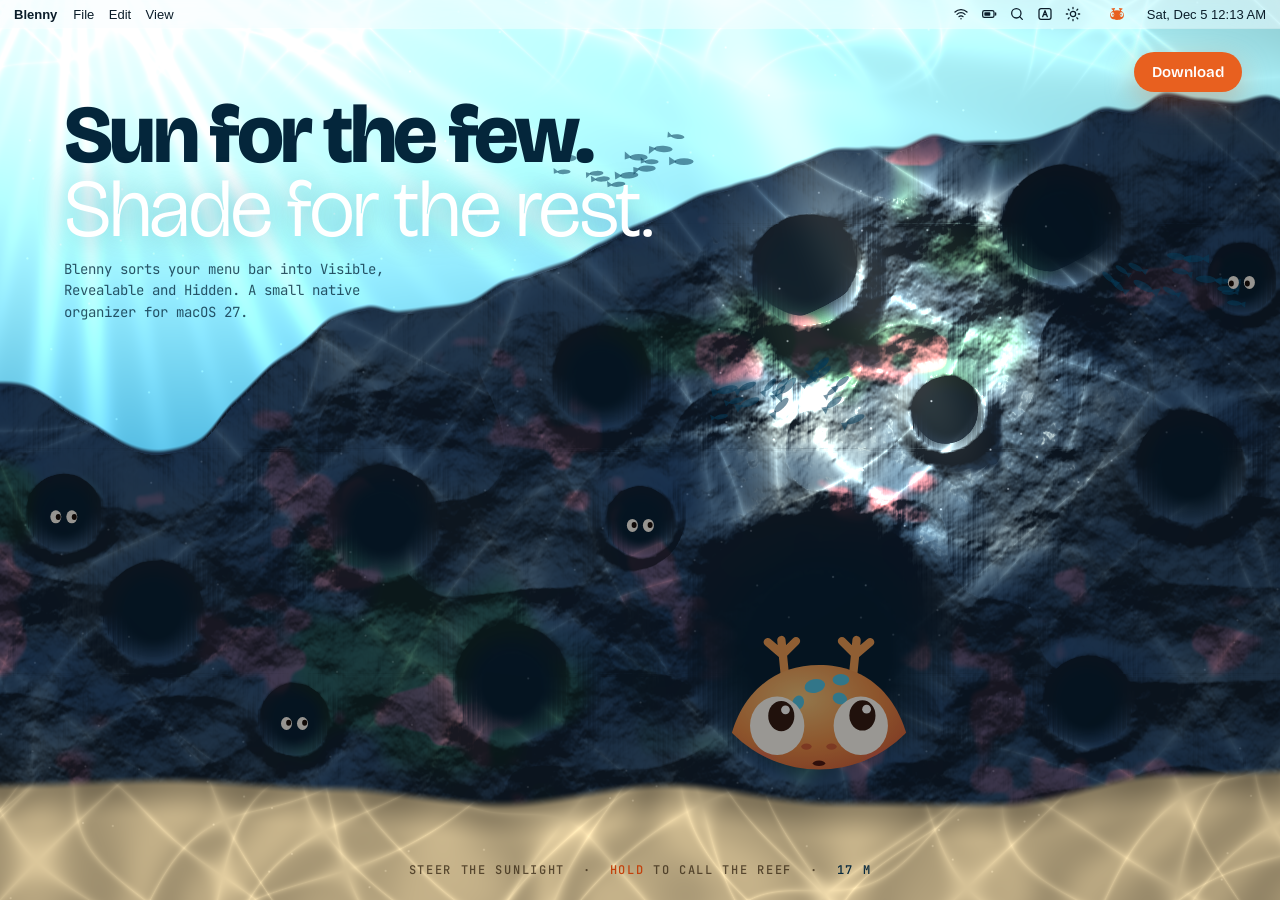
<file: Website/prototypes/shallows/index.html>
<!doctype html>
<html lang="en">
<head>
<meta charset="utf-8">
<meta name="viewport" content="width=device-width, initial-scale=1">
<title>Blenny · Shallows</title>
<link rel="icon" href="../shared/blenny-icon-512.png">
<link rel="preconnect" href="https://fonts.googleapis.com">
<link rel="preconnect" href="https://fonts.gstatic.com" crossorigin>
<link href="https://fonts.googleapis.com/css2?family=Bricolage+Grotesque:opsz,wght@12..96,300;12..96,700;12..96,800&family=JetBrains+Mono:wght@400;500&display=swap" rel="stylesheet">
<style>
  * { box-sizing: border-box; }
  html, body { margin: 0; height: 100%; background: #1d7fa8; overflow: hidden; }
  body { color: #06283d; font-family: "Bricolage Grotesque", system-ui, sans-serif; cursor: none; touch-action: none; user-select: none; -webkit-user-select: none; }
  #reef, #life { position: fixed; inset: 0; width: 100vw; height: 100vh; display: block; }
  #life { pointer-events: none; }

  .scene { position: fixed; inset: 0; pointer-events: none; }
  .hole { position: absolute; border-radius: 50%; overflow: hidden; transform: translate(-50%, -50%); filter: brightness(var(--lit, 0.7)) saturate(var(--sat, 0.8)); }
  .critter {
    position: absolute; left: 50%; top: 50%; width: 58%; aspect-ratio: 1; display: grid; place-items: center;
    border-radius: 36%; color: #0d2a3c;
    background: radial-gradient(circle at 35% 30%, #fff, #e4f3f8 60%, #b4d6e3);
    box-shadow: 0 -6px 18px rgba(0,20,40,0.45), inset 0 -6px 10px rgba(0,40,70,0.2);
    transform: translate(-50%, 120%) rotate(-12deg);
    transition: transform 0.55s cubic-bezier(.34,1.56,.64,1);
  }
  .critter svg { width: 56%; height: 56%; }
  .is-calling .critter { transform: translate(-50%, -40%) rotate(0deg); }
  .blenny-hole .blenny-character { position: absolute; left: 7%; width: 86%; bottom: -6%; transition: transform 0.6s cubic-bezier(.34,1.56,.64,1); }
  .is-calling .blenny-hole .blenny-character { transform: translateY(-14%); }

  /* Shade-loving eyes: they duck when sunlight lands on them. */
  .peeper { position: absolute; left: 50%; top: 56%; display: flex; gap: 5px; transform: translate(-50%, -50%); transition: transform 0.28s cubic-bezier(.5,0,.3,1.4), opacity 0.2s; }
  .peeper i { position: relative; width: 11px; height: 13px; border-radius: 50%; background: #fbf7ee; animation: peepblink 5.5s infinite; }
  .peeper i::after { content: ""; position: absolute; left: 3px; top: 4px; width: 5px; height: 6px; border-radius: 50%; background: #1d0e08; transform: translate(var(--px, 0px), var(--py, 0px)); }
  .peeper.is-shy { transform: translate(-50%, 60%) scaleY(0.3); opacity: 0; }
  @keyframes peepblink { 0%, 93%, 100% { transform: scaleY(1); } 96% { transform: scaleY(0.1); } }

  .headline {
    position: fixed; left: 5vw; top: 11vh; margin: 0; pointer-events: none;
    font-weight: 800; font-size: clamp(44px, 6.4vw, 108px); line-height: 0.9; letter-spacing: -0.045em; color: #04263b;
  }
  .headline span { display: block; font-weight: 300; letter-spacing: -0.03em; color: #fff; text-shadow: 0 2px 30px rgba(0, 60, 100, 0.35); }
  .sub { position: fixed; left: 5vw; top: calc(11vh + clamp(44px, 6.4vw, 108px) * 1.95); max-width: 25em; margin: 0; font: 400 14px/1.55 "JetBrains Mono", monospace; color: rgba(4, 38, 59, 0.78); pointer-events: none; }

  .menubar {
    position: fixed; top: 0; left: 0; right: 0; height: 28px; display: flex; align-items: center; gap: 16px; padding: 0 14px;
    font: 500 13px -apple-system, BlinkMacSystemFont, sans-serif; color: #0b1d2a; z-index: 5;
    background: rgba(248, 253, 255, 0.55); backdrop-filter: blur(20px) saturate(1.5); -webkit-backdrop-filter: blur(20px) saturate(1.5);
    box-shadow: 0 1px 0 rgba(255,255,255,0.4);
  }
  .menubar b { font-weight: 700; }
  .menubar .tray { margin-left: auto; display: flex; align-items: center; height: 100%; }
  .menubar .slot { width: 28px; height: 100%; display: grid; place-items: center; overflow: hidden; transition: width 0.45s cubic-bezier(.34,1.56,.64,1), opacity 0.3s; }
  .menubar .slot.is-tucked { width: 0; opacity: 0; }
  .menubar .fish { color: #e8601f; }
  .menubar .clock { white-space: nowrap; }

  .hud {
    position: fixed; left: 50%; bottom: 22px; transform: translateX(-50%); z-index: 5; pointer-events: none;
    font: 500 12px "JetBrains Mono", monospace; letter-spacing: 0.14em; text-transform: uppercase; color: rgba(40, 26, 8, 0.7);
    display: flex; gap: 18px; align-items: center; white-space: nowrap;
  }
  .hud b { color: #c2410c; font-weight: 500; }
  .hud .depth { color: #06283d; font-variant-numeric: tabular-nums; }
  .cta {
    position: fixed; right: 3vw; top: 52px; z-index: 5; cursor: pointer; text-decoration: none;
    font: 600 15px "Bricolage Grotesque", sans-serif; color: #fff; background: #e8601f; padding: 11px 18px; border-radius: 999px;
    box-shadow: 0 10px 30px rgba(232, 96, 31, 0.35);
  }
  .sun-cursor {
    position: fixed; left: 0; top: 0; width: 18px; height: 18px; margin: -9px 0 0 -9px; border-radius: 50%; z-index: 6; pointer-events: none;
    border: 1.5px solid rgba(255,255,255,0.9); box-shadow: 0 0 14px rgba(255, 230, 170, 0.9);
  }
  @media (max-width: 760px) {
    .menubar .menus, .menubar .clock { display: none; }
    .hud { font-size: 10px; gap: 10px; }
    .sub { display: none; }
  }
</style>
</head>
<body>
<canvas id="reef"></canvas>
<canvas id="life"></canvas>
<div class="scene" id="scene"></div>
<h1 class="headline">Sun for the few.<span>Shade for the rest.</span></h1>
<p class="sub">Blenny sorts your menu bar into Visible, Revealable and Hidden. A small native organizer for macOS 27.</p>
<a class="cta" href="#" onclick="return false">Download</a>

<header class="menubar">
  <b>Blenny</b><span class="menus">File&nbsp;&nbsp;&nbsp; Edit&nbsp;&nbsp;&nbsp; View</span>
  <div class="tray" id="tray"></div>
  <div class="slot fish" id="fish"></div>
  <span class="clock" id="clock"></span>
</header>
<div class="hud"><span>Steer the sunlight</span><span>·</span><span><b>Hold</b> to call the reef</span><span>·</span><span class="depth" id="depth">12 m</span></div>
<div class="sun-cursor" id="cursor"></div>

<script src="../shared/icons.js"></script>
<script src="../shared/blenny.js"></script>
<script>
(() => {
  const { glyphs, svg, blennyGlyph, clock } = window.MenuGlyphs;
  const $ = (s) => document.querySelector(s);
  const scene = $('#scene'), tray = $('#tray');
  $('#fish').innerHTML = blennyGlyph;
  const tick = () => { $('#clock').textContent = clock(); };
  tick(); setInterval(tick, 20000);

  // Composition follows the app icon: open sunlit water upper left,
  // a shaded rock wall to the right, bright sand along the bottom.
  const BLENNY_HOLE = { x: 0.64, y: 0.72, r: 0.135 };
  const REVEAL_HOLES = [
    { x: 0.12, y: 0.68, r: 0.05 }, { x: 0.3, y: 0.58, r: 0.055 }, { x: 0.47, y: 0.42, r: 0.05 },
    { x: 0.63, y: 0.3, r: 0.055 }, { x: 0.83, y: 0.25, r: 0.06 }, { x: 0.93, y: 0.52, r: 0.055 },
    { x: 0.4, y: 0.76, r: 0.058 }, { x: 0.85, y: 0.78, r: 0.045 },
  ];
  const HIDDEN_HOLES = [
    { x: 0.05, y: 0.57, r: 0.038 }, { x: 0.74, y: 0.46, r: 0.036 }, { x: 0.5, y: 0.58, r: 0.034 },
    { x: 0.97, y: 0.31, r: 0.034 }, { x: 0.23, y: 0.8, r: 0.035 },
  ];

  const revealGlyphs = glyphs.filter((g) => g.intent === 'revealable');
  const holes = [];
  function makeHole(spec, kind, glyph) {
    const el = document.createElement('div');
    el.className = 'hole';
    if (kind === 'reveal') el.innerHTML = `<div class="critter">${svg(glyph, 24, 2.2)}</div>`;
    if (kind === 'hidden') {
      el.innerHTML = '<div class="peeper"><i></i><i></i></div>';
      el.querySelectorAll('i').forEach((i) => { i.style.animationDelay = `${-Math.random() * 5}s`; });
    }
    scene.append(el);
    const h = { spec, kind, el, peeper: el.querySelector('.peeper') };
    holes.push(h);
    return h;
  }
  const bh = makeHole(BLENNY_HOLE, 'blenny');
  bh.el.classList.add('blenny-hole');
  const blenny = Blenny.create({ reach: 11 });
  bh.el.append(blenny.el);
  REVEAL_HOLES.forEach((s, i) => makeHole(s, 'reveal', revealGlyphs[i % revealGlyphs.length]));
  HIDDEN_HOLES.forEach((s) => makeHole(s, 'hidden'));

  glyphs.filter((g) => g.intent !== 'hidden').forEach((g) => {
    const s = document.createElement('div');
    s.className = 'slot' + (g.intent === 'revealable' ? ' is-tucked rev' : '');
    s.innerHTML = svg(g);
    tray.append(s);
  });

  // ------------------------------------------------------------------
  // WebGL: pass A bakes the rock height field once per resize;
  // pass B lights it every frame (shade, caustics, steerable sun shaft).
  const canvas = $('#reef');
  const gl = canvas.getContext('webgl', { antialias: false });
  const MAX_HOLES = 16;
  const COMMON = `
    precision highp float;
    float hash(vec2 p) { p = fract(p * vec2(233.34, 851.73)); p += dot(p, p + 23.45); return fract(p.x * p.y); }
    float noise(vec2 p) {
      vec2 i = floor(p); vec2 f = fract(p); vec2 u = f * f * (3.0 - 2.0 * f);
      return mix(mix(hash(i), hash(i + vec2(1.0, 0.0)), u.x), mix(hash(i + vec2(0.0, 1.0)), hash(i + 1.0), u.x), u.y);
    }
    float fbm(vec2 p) {
      float v = 0.0; float a = 0.5; mat2 m = mat2(1.6, 1.2, -1.2, 1.6);
      for (int i = 0; i < 5; i++) { v += a * noise(p); p = m * p; a *= 0.5; }
      return v;
    }`;
  const BAKE = COMMON + `
    uniform vec2 uCss; uniform vec4 uHoles[${MAX_HOLES}];
    float wallTop(float x) {
      float t = smoothstep(0.08 * uCss.x, 0.72 * uCss.x, x);
      return mix(0.46 * uCss.y, 0.13 * uCss.y, t) + (noise(vec2(x * 0.006, 3.0)) - 0.5) * uCss.y * 0.09 + (noise(vec2(x * 0.03, 7.0)) - 0.5) * 16.0;
    }
    void main() {
      vec2 p = vec2(gl_FragCoord.x, uCss.y - gl_FragCoord.y);
      float edge = p.y - wallTop(p.x);
      float rock = smoothstep(-3.0, 3.0, edge);
      float d = 9.0;
      for (int i = 0; i < ${MAX_HOLES}; i++) {
        vec4 H = uHoles[i];
        if (H.z <= 0.0) continue;
        d = min(d, length(p - H.xy) / H.z);
      }
      float h = fbm(p * 0.0055) * 1.3 + fbm(p * 0.028 + 7.0) * 0.32 - abs(noise(p * 0.011) - 0.5) * 0.7;
      h -= (1.0 - smoothstep(0.0, 70.0, edge)) * 0.9;
      h -= smoothstep(1.12, 0.6, d) * 1.8;
      h += exp(-pow((d - 1.18) * 3.2, 2.0)) * 0.32;
      h = mix(-2.4, h, rock);
      float hn = clamp((h + 2.5) / 5.0, 0.0, 1.0) * 255.0;
      gl_FragColor = vec4(floor(hn) / 255.0, fract(hn), clamp(d / 2.0, 0.0, 1.0), rock);
    }`;
  const LIGHT = COMMON + `
    uniform sampler2D uTex; uniform vec2 uRes; uniform vec2 uCss;
    uniform vec2 uSpot; uniform float uBeam; uniform float uTime;
    const float K = 70.0;
    vec3 LS = normalize(vec3(-0.45, -0.85, 0.55));
    float dec(vec4 t) { return (t.r * 255.0 + t.g) / 255.0 * 5.0 - 2.5; }
    float hAt(vec2 p) { return dec(texture2D(uTex, vec2(p.x, uCss.y - p.y) / uCss)); }
    float caustic(vec2 p, float t) {
      float c = 0.0;
      for (int i = 0; i < 4; i++) {
        float fi = float(i);
        p += 0.42 * vec2(sin(p.y * 1.6 + t * 0.9 + fi * 1.7), cos(p.x * 1.4 - t * 0.7 + fi * 2.3));
        float v = abs(sin(p.x * 2.2) + sin(p.y * 2.2 + fi));
        c += pow(max(0.0, 1.0 - v * 2.2), 7.0);
      }
      return c;
    }
    float shadow(vec2 p, float h0) {
      float s = 1.0;
      for (int i = 1; i <= 14; i++) {
        float t = float(i) * 7.0;
        vec2 q = p + LS.xy * t;
        float ray = h0 * K + LS.z * t;
        float terrain = hAt(q) * K;
        s = min(s, clamp(1.0 - (terrain - ray) * 0.12, 0.0, 1.0));
      }
      return s;
    }
    void main() {
      vec2 uv = gl_FragCoord.xy / uRes;
      vec2 p = vec2(uv.x, 1.0 - uv.y) * uCss;
      vec4 T = texture2D(uTex, vec2(p.x, uCss.y - p.y) / uCss);
      float h = dec(T);
      float rock = T.a;
      float holeD = T.b * 2.0;
      float hr = hAt(p + vec2(1.5, 0.0)), hl = hAt(p - vec2(1.5, 0.0));
      float hd = hAt(p + vec2(0.0, 1.5)), hu = hAt(p - vec2(0.0, 1.5));
      vec3 n = normalize(vec3(-(hr - hl) * K / 3.0, -(hd - hu) * K / 3.0, 1.0));
      float sy = p.y / uCss.y;
      float t = uTime;
      vec3 sunCol = vec3(1.0, 0.93, 0.76);

      // Open water, bright near the surface, sun glow upper left, god rays.
      vec3 water = mix(vec3(0.66, 0.95, 0.98), vec3(0.09, 0.56, 0.78), smoothstep(0.0, 0.75, sy));
      vec2 sunP = vec2(0.06, -0.12) * uCss;
      vec2 dv = p - sunP;
      water += sunCol * 0.55 * exp(-length(dv) / uCss.y * 2.6);
      float ang = atan(dv.x, dv.y);
      float rays = pow(max(0.0, 0.5 + 0.5 * sin(ang * 34.0 + t * 0.35) * sin(ang * 21.0 - t * 0.27)), 3.0);
      water += vec3(0.9, 1.0, 1.0) * rays * 0.32 * exp(-length(dv) / uCss.y * 0.9);
      water += vec3(1.0) * caustic(p / 90.0 + vec2(0.0, t * 0.1), t * 0.8) * 0.18 * smoothstep(0.12, 0.0, sy);

      // Rock in the shade of the overhang.
      float c = caustic(p / 150.0, t * 0.7);
      float tone = noise(p * 0.009) * 0.6 + noise(p * 0.03) * 0.4;
      vec3 albedo = mix(vec3(0.30, 0.42, 0.55), vec3(0.47, 0.49, 0.52), tone);
      float algae = smoothstep(0.62, 0.78, noise(p * 0.006 + 11.0) * 0.7 + noise(p * 0.02) * 0.3);
      albedo = mix(albedo, vec3(0.34, 0.58, 0.40), algae * 0.65);
      float coral = smoothstep(0.7, 0.78, noise(p * 0.014 + 29.0) * 0.75 + noise(p * 0.05) * 0.25);
      albedo = mix(albedo, vec3(0.98, 0.54, 0.6), coral * 0.8);
      float up = clamp(-n.y * 0.8 + n.z * 0.5, 0.0, 1.0);
      float dSun = max(dot(n, LS), 0.0);
      vec3 rockCol = albedo * vec3(0.42, 0.66, 0.86) * (0.27 + 0.36 * up);
      rockCol += albedo * sunCol * dSun * (0.05 + 0.22 * c);

      // The steerable shaft of sunlight.
      float dist = length(p - uSpot);
      float spot = smoothstep(uBeam, uBeam * 0.15, dist);
      float sh = spot > 0.01 ? shadow(p, h) : 1.0;
      float wet = smoothstep(0.4, 0.8, noise(p * 0.02));
      vec3 R = reflect(-LS, n);
      rockCol += (albedo * sunCol * dSun * (1.5 + 1.8 * c) + sunCol * pow(max(R.z, 0.0), 22.0) * (0.2 + 0.6 * wet)) * spot * sh;
      float occl = smoothstep(0.55, 1.15, holeD);
      rockCol = mix(vec3(0.02, 0.08, 0.13), rockCol, occl);

      vec3 col = mix(water, rockCol, rock);

      // Sunlit sand along the bottom, with ripples.
      float sandEdge = uCss.y * 0.875 + (noise(vec2(p.x * 0.006, 1.0)) - 0.5) * 36.0;
      float sand = smoothstep(-6.0, 6.0, p.y - sandEdge);
      float ripple = sin(p.x * 0.045 + noise(p * 0.01) * 7.0 + p.y * 0.02) * 0.5 + 0.5;
      float cs = caustic(p / 110.0 + 3.0, t * 0.9);
      vec3 sandCol = vec3(0.92, 0.83, 0.64) * (0.78 + 0.14 * ripple) + sunCol * cs * 0.15;
      sandCol += sunCol * spot * 0.25;
      sandCol *= mix(0.72, 1.0, smoothstep(0.0, 40.0, p.y - sandEdge));
      col = mix(col, sandCol, sand);

      // Volumetric shaft from the surface down to the spot.
      vec2 dir = normalize(LS.xy);
      vec2 A = uSpot + dir * (uSpot.y / -dir.y);
      vec2 ab = uSpot - A;
      float k = clamp(dot(p - A, ab) / dot(ab, ab), 0.0, 1.0);
      float dl = length(p - (A + ab * k));
      float w = uBeam * (0.3 + 0.35 * k);
      float shimmer = 0.75 + 0.25 * sin(dot(p, vec2(dir.y, -dir.x)) * 0.06 + t * 2.0);
      col += sunCol * smoothstep(w, w * 0.1, dl) * (0.16 + 0.16 * k) * shimmer * (1.0 - 0.5 * rock);

      // Sunlit motes.
      vec2 g = p / 30.0 + vec2(t * 0.05, -t * 0.08);
      vec2 cell = floor(g); vec2 f = fract(g) - 0.5;
      vec2 o = vec2(hash(cell + 1.3), hash(cell + 9.1)) - 0.5;
      float mote = smoothstep(0.06, 0.0, length(f - o * 0.8)) * step(0.78, hash(cell));
      col += vec3(1.0) * mote * (0.12 + 0.6 * spot);

      col *= 1.0 - 0.22 * pow(length(uv - vec2(0.45, 0.55)) * 1.25, 2.5);
      gl_FragColor = vec4(col, 1.0);
    }`;
  const VERT = 'attribute vec2 p; void main(){ gl_Position = vec4(p, 0.0, 1.0); }';
  function program(fragSrc) {
    const mk = (type, src) => {
      const s = gl.createShader(type); gl.shaderSource(s, src); gl.compileShader(s);
      if (!gl.getShaderParameter(s, gl.COMPILE_STATUS)) console.error(gl.getShaderInfoLog(s));
      return s;
    };
    const pr = gl.createProgram();
    gl.attachShader(pr, mk(gl.VERTEX_SHADER, VERT));
    gl.attachShader(pr, mk(gl.FRAGMENT_SHADER, fragSrc));
    gl.bindAttribLocation(pr, 0, 'p');
    gl.linkProgram(pr);
    if (!gl.getProgramParameter(pr, gl.LINK_STATUS)) console.error(gl.getProgramInfoLog(pr));
    const u = {};
    return { pr, u: (name) => (u[name] ??= gl.getUniformLocation(pr, name)) };
  }
  const bake = program(BAKE);
  const light = program(LIGHT);
  gl.bindBuffer(gl.ARRAY_BUFFER, gl.createBuffer());
  gl.bufferData(gl.ARRAY_BUFFER, new Float32Array([-1, -1, 3, -1, -1, 3]), gl.STATIC_DRAW);
  gl.enableVertexAttribArray(0); gl.vertexAttribPointer(0, 2, gl.FLOAT, false, 0, 0);

  const tex = gl.createTexture();
  const fbo = gl.createFramebuffer();
  let W = 0, H = 0, dpr = 1, beam = 240;

  function layout() {
    W = Math.floor(innerWidth); H = Math.floor(innerHeight);
    dpr = Math.min(devicePixelRatio || 1, 1.25);
    canvas.width = W * dpr; canvas.height = H * dpr;
    life.width = W * lifeDpr; life.height = H * lifeDpr;
    lctx.setTransform(lifeDpr, 0, 0, lifeDpr, 0, 0);
    const unit = Math.min(W, H);
    beam = Math.max(180, unit * 0.3);

    const data = new Float32Array(MAX_HOLES * 4);
    holes.forEach((h, i) => {
      const r = h.spec.r * unit;
      h.cx = h.spec.x * W; h.cy = h.spec.y * H; h.r = r;
      h.el.style.left = `${h.cx}px`; h.el.style.top = `${h.cy}px`;
      h.el.style.width = h.el.style.height = `${r * 2}px`;
      data.set([h.cx, h.cy, r * (h.kind === 'blenny' ? 1.02 : 1), 0], i * 4);
    });

    gl.bindTexture(gl.TEXTURE_2D, tex);
    gl.texImage2D(gl.TEXTURE_2D, 0, gl.RGBA, W, H, 0, gl.RGBA, gl.UNSIGNED_BYTE, null);
    gl.texParameteri(gl.TEXTURE_2D, gl.TEXTURE_MIN_FILTER, gl.NEAREST);
    gl.texParameteri(gl.TEXTURE_2D, gl.TEXTURE_MAG_FILTER, gl.NEAREST);
    gl.texParameteri(gl.TEXTURE_2D, gl.TEXTURE_WRAP_S, gl.CLAMP_TO_EDGE);
    gl.texParameteri(gl.TEXTURE_2D, gl.TEXTURE_WRAP_T, gl.CLAMP_TO_EDGE);
    gl.bindFramebuffer(gl.FRAMEBUFFER, fbo);
    gl.framebufferTexture2D(gl.FRAMEBUFFER, gl.COLOR_ATTACHMENT0, gl.TEXTURE_2D, tex, 0);
    gl.viewport(0, 0, W, H);
    gl.useProgram(bake.pr);
    gl.uniform2f(bake.u('uCss'), W, H);
    gl.uniform4fv(bake.u('uHoles'), data);
    gl.drawArrays(gl.TRIANGLES, 0, 3);
    gl.bindFramebuffer(gl.FRAMEBUFFER, null);
    gl.viewport(0, 0, canvas.width, canvas.height);
    initSchools();
  }

  // ------------------------------------------------------------------
  // Small schools of fish crossing the open water; they scatter from the sun.
  const life = $('#life'), lctx = life.getContext('2d');
  const lifeDpr = Math.min(devicePixelRatio || 1, 2);
  let fish = [];
  function initSchools() {
    fish = [];
    for (let s = 0; s < 3; s++) {
      const cy = H * (0.18 + s * 0.13), dirX = s % 2 ? -1 : 1, speed = 38 + s * 14;
      const cx0 = Math.random() * W;
      for (let i = 0; i < 12 + s * 3; i++) {
        fish.push({ s, x: cx0 + (Math.random() - 0.5) * 140, y: cy + (Math.random() - 0.5) * 60, vx: dirX * speed, vy: 0, dirX, speed, cy, ph: Math.random() * 6, size: 0.7 + Math.random() * 0.5 });
      }
    }
  }
  function drawLife(t, bx, by) {
    lctx.clearRect(0, 0, W, H);
    fish.forEach((f) => {
      const dx = f.x - bx, dy = f.y - by, d = Math.hypot(dx, dy);
      if (d < beam * 0.9) { f.vx += (dx / d) * 260 / 60; f.vy += (dy / d) * 260 / 60; }
      f.vx += (f.dirX * f.speed - f.vx) * 0.02;
      f.vy += ((f.cy + Math.sin(t * 0.5 + f.s) * 40 - f.y) * 0.4 - f.vy) * 0.03;
      f.x += f.vx / 60; f.y += f.vy / 60 + Math.sin(t * 3 + f.ph) * 0.15;
      if (f.x > W + 60) f.x = -60; if (f.x < -60) f.x = W + 60;
      const a = Math.atan2(f.vy, f.vx);
      lctx.save();
      lctx.translate(f.x, f.y); lctx.rotate(a); lctx.scale(f.size, f.size);
      lctx.fillStyle = 'rgba(6, 58, 88, 0.55)';
      lctx.beginPath(); lctx.ellipse(0, 0, 9, 3.2, 0, 0, Math.PI * 2); lctx.fill();
      const wag = Math.sin(t * 14 + f.ph) * 2;
      lctx.beginPath(); lctx.moveTo(-7, 0); lctx.lineTo(-14, -4 + wag); lctx.lineTo(-14, 4 + wag); lctx.closePath(); lctx.fill();
      lctx.restore();
    });
  }

  addEventListener('resize', layout);
  layout();

  // ------------------------------------------------------------------
  // Interaction.
  let tx = W * 0.62, ty = H * 0.45, lx = tx, ly = ty, lastMove = -1e9;
  const cursor = $('#cursor'), depthEl = $('#depth');
  addEventListener('pointermove', (e) => { tx = e.clientX; ty = e.clientY; lastMove = performance.now(); });
  let calling = false;
  function setCall(on) {
    if (calling === on) return;
    calling = on;
    document.body.classList.toggle('is-calling', on);
    tray.querySelectorAll('.rev').forEach((s) => s.classList.toggle('is-tucked', !on));
    if (on) blenny.excite(1400);
  }
  addEventListener('pointerdown', (e) => { tx = e.clientX; ty = e.clientY; lastMove = performance.now(); setCall(true); });
  addEventListener('pointerup', () => setCall(false));
  addEventListener('pointercancel', () => setCall(false));
  addEventListener('keydown', (e) => { if (e.code === 'Space') setCall(true); });
  addEventListener('keyup', (e) => { if (e.code === 'Space') setCall(false); });

  function frame(now) {
    const t = now / 1000;
    const idle = now - lastMove > 2600;
    if (idle) {
      tx = W * (0.62 + 0.26 * Math.sin(t * 0.33));
      ty = H * (0.52 + 0.24 * Math.sin(t * 0.47 + 1.2));
    }
    lx += (tx - lx) * 0.12; ly += (ty - ly) * 0.12;
    const b = beam * (calling ? 1.3 : 1);
    cursor.style.transform = `translate(${tx}px, ${ty}px)`;
    cursor.style.opacity = idle ? 0 : 1;
    depthEl.textContent = `${Math.round(2 + Math.max(0, Math.min(1, ly / H)) * 36)} m`;

    gl.useProgram(light.pr);
    gl.activeTexture(gl.TEXTURE0); gl.bindTexture(gl.TEXTURE_2D, tex);
    gl.uniform1i(light.u('uTex'), 0);
    gl.uniform2f(light.u('uRes'), canvas.width, canvas.height);
    gl.uniform2f(light.u('uCss'), W, H);
    gl.uniform2f(light.u('uSpot'), lx, ly);
    gl.uniform1f(light.u('uBeam'), b);
    gl.uniform1f(light.u('uTime'), t);
    gl.drawArrays(gl.TRIANGLES, 0, 3);
    drawLife(t, lx, ly);

    // DOM critters share the lighting: shaded by default, warm in the sun.
    holes.forEach((h) => {
      const d = Math.hypot(h.cx - lx, h.cy - ly);
      const s = Math.max(0, Math.min(1, (b - d) / (b * 0.85)));
      const lit = (0.6 + 0.6 * s).toFixed(3);
      if (lit !== h.lit) { h.lit = lit; h.el.style.setProperty('--lit', lit); h.el.style.setProperty('--sat', (0.8 + 0.35 * s).toFixed(3)); }
      if (h.peeper) {
        const shy = d < b * 0.6;
        if (shy !== h.shy) { h.shy = shy; h.peeper.classList.toggle('is-shy', shy); }
        const k = Math.min(1, d / 400) * 2.5;
        h.peeper.style.setProperty('--px', `${((lx - h.cx) / (d || 1)) * k}px`);
        h.peeper.style.setProperty('--py', `${((ly - h.cy) / (d || 1)) * k}px`);
      }
    });
    blenny.lookAt(lx, ly);
    requestAnimationFrame(frame);
  }
  (document.fonts?.ready ?? Promise.resolve()).then(() => requestAnimationFrame(frame));
})();
</script>
</body>
</html>
</file>
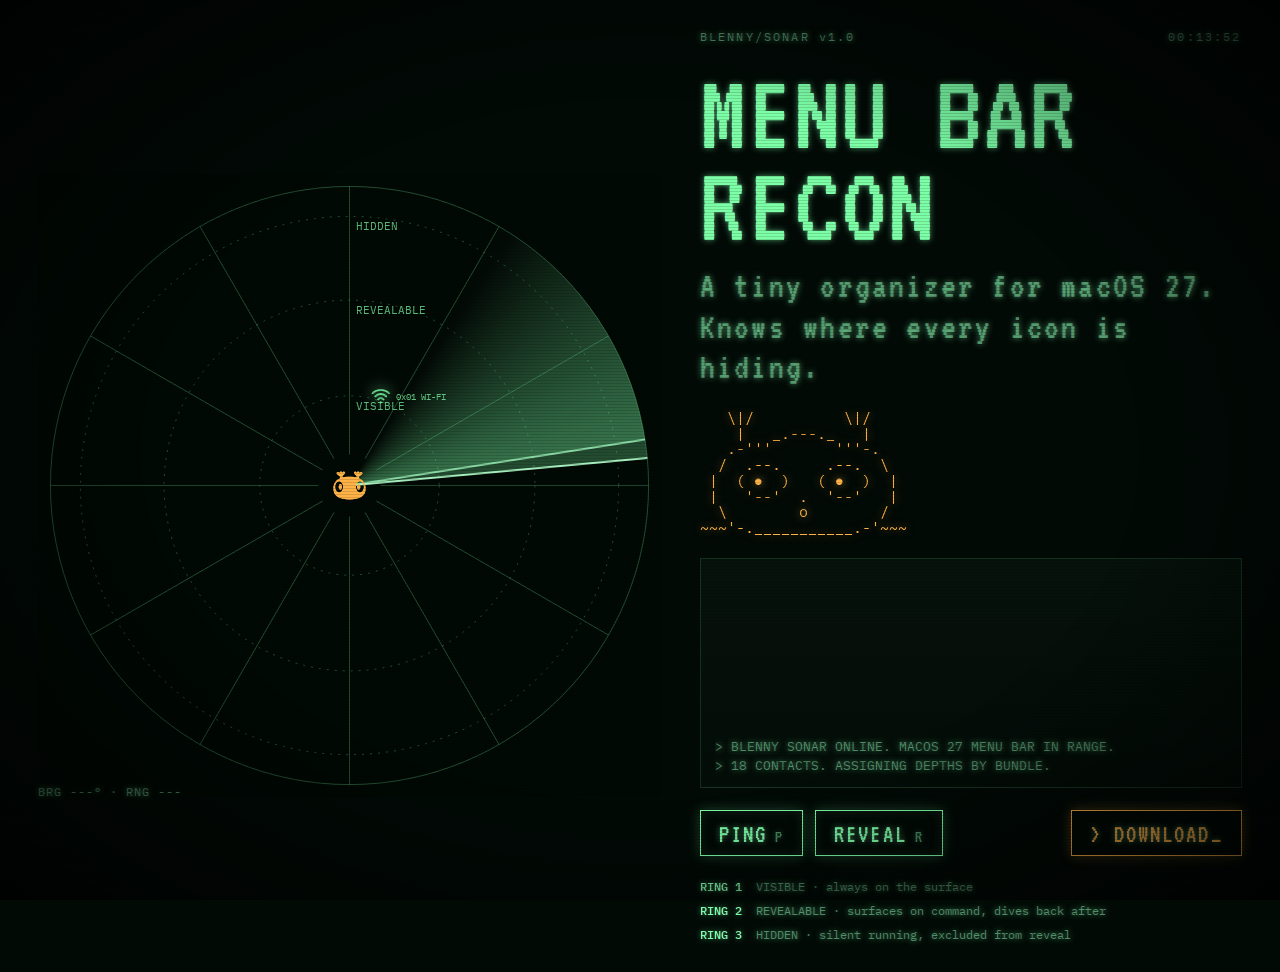
<file: Website/prototypes/sonar/index.html>
<!doctype html>
<html lang="en">
<head>
<meta charset="utf-8">
<meta name="viewport" content="width=device-width, initial-scale=1">
<title>Blenny · Sonar</title>
<link rel="icon" href="../shared/blenny-icon-512.png">
<link rel="preconnect" href="https://fonts.googleapis.com">
<link rel="preconnect" href="https://fonts.gstatic.com" crossorigin>
<link href="https://fonts.googleapis.com/css2?family=VT323&family=IBM+Plex+Mono:wght@400;500&display=swap" rel="stylesheet">
<style>
  :root { --p: #7dffa8; --p-dim: rgba(125, 255, 168, 0.45); --p-faint: rgba(125, 255, 168, 0.14); --warn: #ffb347; --bg: #020a06; }
  * { box-sizing: border-box; }
  html, body { margin: 0; min-height: 100%; background: var(--bg); }
  body {
    color: var(--p); font: 400 14px/1.5 "IBM Plex Mono", monospace; overflow-x: hidden;
    text-shadow: 0 0 6px rgba(125, 255, 168, 0.55), 1px 0 0 rgba(255, 60, 60, 0.12), -1px 0 0 rgba(60, 120, 255, 0.12);
  }
  .crt { position: relative; min-height: 100vh; padding: 28px clamp(16px, 3vw, 44px); display: grid; grid-template-columns: minmax(0, 1.15fr) minmax(0, 1fr); gap: clamp(20px, 3vw, 48px); align-items: center; }
  .crt::before {
    content: ""; position: fixed; inset: 0; pointer-events: none; z-index: 10;
    background: repeating-linear-gradient(to bottom, rgba(0,0,0,0) 0, rgba(0,0,0,0) 2px, rgba(0,0,0,0.28) 3px);
    mix-blend-mode: multiply;
  }
  .crt::after {
    content: ""; position: fixed; inset: 0; pointer-events: none; z-index: 11;
    background: radial-gradient(ellipse at center, rgba(0,0,0,0) 55%, rgba(0,0,0,0.75) 100%);
    animation: flicker 0.12s steps(2) infinite;
  }
  @keyframes flicker { 50% { opacity: 0.93; } }

  .scope-wrap { position: relative; aspect-ratio: 1; width: min(100%, 86vh); justify-self: center; }
  #scope { width: 100%; height: 100%; display: block; cursor: crosshair; }
  .readout { position: absolute; left: 0; bottom: -4px; font-size: 12px; color: var(--p-dim); letter-spacing: 0.08em; }

  .panel { display: flex; flex-direction: column; gap: 22px; min-width: 0; }
  .top { display: flex; justify-content: space-between; font-size: 12px; letter-spacing: 0.18em; color: var(--p-dim); }
  h1 { margin: 0; font: 400 clamp(64px, 9vw, 150px)/0.8 VT323, monospace; letter-spacing: 0.01em; }
  h1 small { display: block; font-size: 0.32em; line-height: 1.1; color: var(--p-dim); margin-top: 14px; letter-spacing: 0.06em; }
  pre.ascii { margin: 0; font: 400 15px/1.05 "IBM Plex Mono", monospace; color: var(--warn); text-shadow: 0 0 8px rgba(255,179,71,0.6); }
  .log {
    height: 230px; overflow: hidden; border: 1px solid var(--p-faint); padding: 12px 14px; font-size: 12.5px;
    background: linear-gradient(rgba(125,255,168,0.03), rgba(125,255,168,0.01)); display: flex; flex-direction: column; justify-content: flex-end;
  }
  .log div { white-space: pre; overflow: hidden; text-overflow: clip; }
  .log .w { color: var(--warn); text-shadow: 0 0 6px rgba(255,179,71,0.6); }
  .log .d { color: var(--p-dim); }
  .controls { display: flex; flex-wrap: wrap; gap: 12px; }
  button, .dl {
    font: 400 26px/1 VT323, monospace; letter-spacing: 0.08em; color: var(--p); background: transparent; cursor: pointer;
    border: 1px solid var(--p); padding: 10px 18px 8px; text-shadow: inherit; text-decoration: none;
    box-shadow: 0 0 12px rgba(125,255,168,0.25), inset 0 0 12px rgba(125,255,168,0.1);
  }
  button:hover, .dl:hover { background: var(--p); color: var(--bg); text-shadow: none; }
  button kbd { font: inherit; opacity: 0.55; margin-left: 8px; font-size: 18px; }
  .dl { color: var(--warn); border-color: var(--warn); box-shadow: 0 0 12px rgba(255,179,71,0.3); margin-left: auto; }
  .dl:hover { background: var(--warn); }
  .legend { display: grid; grid-template-columns: auto 1fr; gap: 6px 14px; font-size: 12px; color: var(--p-dim); }
  .legend b { color: var(--p); font-weight: 500; }
  @media (max-width: 900px) {
    .crt { grid-template-columns: 1fr; }
    .scope-wrap { width: 100%; }
    pre.ascii { display: none; }
  }
</style>
</head>
<body>
<div class="crt">
  <div class="scope-wrap">
    <canvas id="scope"></canvas>
    <div class="readout" id="readout">BRG ---° · RNG ---</div>
  </div>
  <div class="panel">
    <div class="top"><span>BLENNY/SONAR v1.0</span><span id="clock">--:--:--</span></div>
    <h1>MENU BAR<br>RECON<small>A tiny organizer for macOS 27.<br>Knows where every icon is hiding.</small></h1>
<pre class="ascii" aria-hidden="true">   \|/          \|/
    |   _.---._   |
   .-'''       '''-.
  /  .--.     .--.  \
 |  ( ●  )   ( ●  )  |
 |   '--'  .  '--'   |
  \        o        /
~~~'-.___________.-'~~~</pre>
    <div class="log" id="log"></div>
    <div class="controls">
      <button id="ping">PING<kbd>P</kbd></button>
      <button id="reveal">REVEAL<kbd>R</kbd></button>
      <a class="dl" href="#" onclick="return false">&gt; DOWNLOAD_</a>
    </div>
    <div class="legend">
      <b>RING 1</b><span>VISIBLE · always on the surface</span>
      <b>RING 2</b><span>REVEALABLE · surfaces on command, dives back after</span>
      <b>RING 3</b><span>HIDDEN · silent running, excluded from reveal</span>
    </div>
  </div>
</div>

<script src="../shared/icons.js"></script>
<script>
(() => {
  const { glyphs } = window.MenuGlyphs;
  const $ = (s) => document.querySelector(s);
  const canvas = $('#scope'), ctx = canvas.getContext('2d');
  const log = $('#log');

  const RING = { visible: 0.3, revealable: 0.62, hidden: 0.9 };
  const contacts = glyphs.map((g, i) => {
    const jitter = (Math.random() - 0.5) * 0.14;
    return {
      g, id: (i + 1).toString(16).toUpperCase().padStart(2, '0'),
      bearing: Math.random() * Math.PI * 2,
      range: RING[g.intent] + jitter,
      home: RING[g.intent] + jitter,
      glow: 0, lit: 0,
    };
  });

  let size = 600, dpr = 1;
  function resize() {
    const r = canvas.getBoundingClientRect();
    dpr = Math.min(devicePixelRatio || 1, 2);
    size = r.width;
    canvas.width = r.width * dpr; canvas.height = r.height * dpr;
    ctx.setTransform(dpr, 0, 0, dpr, 0, 0);
  }
  addEventListener('resize', resize);
  resize();

  // --- Log with a typewriter feel.
  const queue = [];
  function print(text, cls = '') { queue.push({ text, cls }); }
  let typing = null;
  function pump() {
    if (!typing && queue.length) {
      const item = queue.shift();
      const el = document.createElement('div');
      if (item.cls) el.className = item.cls;
      log.append(el);
      while (log.children.length > 14) log.firstChild.remove();
      typing = { el, text: item.text, i: 0 };
    }
    if (typing) {
      typing.i = Math.min(typing.text.length, typing.i + 3);
      typing.el.textContent = typing.text.slice(0, typing.i) + (typing.i < typing.text.length ? '█' : '');
      if (typing.i >= typing.text.length) typing = null;
    }
  }
  const pad = (s, n) => (s + ' '.repeat(n)).slice(0, n);
  const deg = (a) => String(Math.round(((a * 180) / Math.PI + 360) % 360)).padStart(3, '0');

  print('> BLENNY SONAR ONLINE. MACOS 27 MENU BAR IN RANGE.', 'd');
  print(`> ${contacts.length} CONTACTS. ASSIGNING DEPTHS BY BUNDLE.`, 'd');

  // --- Audio (only after a user gesture).
  let audio = null;
  function ping() {
    audio = audio || new (window.AudioContext || window.webkitAudioContext)();
    const now = audio.currentTime;
    const out = audio.createGain(); out.gain.value = 0.22; out.connect(audio.destination);
    const delay = audio.createDelay(); delay.delayTime.value = 0.38;
    const fb = audio.createGain(); fb.gain.value = 0.42;
    delay.connect(fb); fb.connect(delay); delay.connect(out);
    const o = audio.createOscillator(); o.type = 'sine';
    o.frequency.setValueAtTime(1480, now); o.frequency.exponentialRampToValueAtTime(1180, now + 1.2);
    const g = audio.createGain();
    g.gain.setValueAtTime(0.0001, now); g.gain.exponentialRampToValueAtTime(1, now + 0.01); g.gain.exponentialRampToValueAtTime(0.0001, now + 1.3);
    o.connect(g); g.connect(out); g.connect(delay);
    o.start(now); o.stop(now + 1.4);
  }

  // --- Actions.
  const rings = [];
  function doPing() {
    ping();
    rings.push({ r: 0 });
    print('> ACTIVE PING. ALL CONTACTS ILLUMINATED.', 'w');
    contacts.filter((c) => c.g.intent === 'hidden').forEach((c) => {
      print(`  0x${c.id} ${pad(c.g.name.toUpperCase(), 12)} HIDDEN · EXCLUDED FROM REVEAL`, 'd');
    });
  }
  let revealUntil = 0;
  function doReveal() {
    revealUntil = performance.now() + 4500;
    print('> REVEAL SESSION OPEN · 4.5 s', 'w');
    contacts.filter((c) => c.g.intent === 'revealable').forEach((c) => { c.lit = 1; });
    print('  REVEALABLE CONTACTS SURFACING. HIDDEN HOLDING DEPTH.', 'd');
    setTimeout(() => print('> SESSION CLOSED. CONTACTS RETURNING TO RING 2.', 'd'), 4500);
  }
  $('#ping').addEventListener('click', doPing);
  $('#reveal').addEventListener('click', doReveal);
  addEventListener('keydown', (e) => {
    if (e.key === 'p' || e.key === 'P') doPing();
    if (e.key === 'r' || e.key === 'R') doReveal();
  });

  // --- Cursor readout.
  canvas.addEventListener('pointermove', (e) => {
    const r = canvas.getBoundingClientRect();
    const x = e.clientX - r.left - r.width / 2, y = e.clientY - r.top - r.height / 2;
    const rng = Math.hypot(x, y) / (r.width / 2);
    $('#readout').textContent = `BRG ${deg(Math.atan2(x, -y))}° · RNG ${Math.round(rng * 4000).toString().padStart(4, '0')} m`;
  });

  // Glyph path images in phosphor green.
  const imgs = new Map(glyphs.map((g) => [g.id, MenuGlyphs.image(g, '#7dffa8', 48, 2)]));
  const blennyImg = new Image();
  blennyImg.src = 'data:image/svg+xml;charset=utf-8,' + encodeURIComponent(MenuGlyphs.blennyGlyph.replace('<svg ', '<svg xmlns="http://www.w3.org/2000/svg" color="#ffb347" ').replace('width="16" height="16"', 'width="64" height="64"'));

  let sweep = -Math.PI / 2, last = performance.now();
  function frame(now) {
    const dt = Math.min(0.05, (now - last) / 1000); last = now;
    const R = size / 2, cx = R, cy = R;
    const prev = sweep;
    sweep += dt * 1.25;

    // Phosphor persistence: fade rather than clear.
    ctx.fillStyle = 'rgba(2, 10, 6, 0.16)';
    ctx.fillRect(0, 0, size, size);

    ctx.save();
    ctx.translate(cx, cy);
    // Grid.
    ctx.strokeStyle = 'rgba(125,255,168,0.16)'; ctx.lineWidth = 1;
    [RING.visible, RING.revealable, RING.hidden, 1].forEach((k, i) => {
      ctx.setLineDash(i === 3 ? [] : [2, 6]);
      ctx.beginPath(); ctx.arc(0, 0, R * k * 0.96, 0, Math.PI * 2); ctx.stroke();
    });
    ctx.setLineDash([]);
    for (let a = 0; a < 12; a++) {
      const ang = (a / 12) * Math.PI * 2;
      ctx.beginPath(); ctx.moveTo(Math.cos(ang) * R * 0.1, Math.sin(ang) * R * 0.1);
      ctx.lineTo(Math.cos(ang) * R * 0.96, Math.sin(ang) * R * 0.96); ctx.stroke();
    }
    ctx.font = `${Math.max(10, R * 0.035)}px "IBM Plex Mono", monospace`;
    ctx.fillStyle = 'rgba(125,255,168,0.5)';
    ctx.fillText('VISIBLE', 6, -R * RING.visible * 0.96 + 14);
    ctx.fillText('REVEALABLE', 6, -R * RING.revealable * 0.96 + 14);
    ctx.fillText('HIDDEN', 6, -R * RING.hidden * 0.96 + 14);

    // Sweep wedge.
    const grad = ctx.createConicGradient ? ctx.createConicGradient(sweep - 0.9, 0, 0) : null;
    if (grad) {
      grad.addColorStop(0, 'rgba(125,255,168,0)');
      grad.addColorStop(0.143, 'rgba(125,255,168,0.28)');
      grad.addColorStop(0.144, 'rgba(125,255,168,0)');
      ctx.fillStyle = grad;
      ctx.beginPath(); ctx.arc(0, 0, R * 0.96, 0, Math.PI * 2); ctx.fill();
    }
    ctx.strokeStyle = 'rgba(180,255,205,0.9)'; ctx.lineWidth = 2;
    ctx.beginPath(); ctx.moveTo(0, 0); ctx.lineTo(Math.cos(sweep) * R * 0.96, Math.sin(sweep) * R * 0.96); ctx.stroke();

    // Ping rings.
    for (let i = rings.length - 1; i >= 0; i--) {
      const p = rings[i]; p.r += dt * 0.9;
      ctx.strokeStyle = `rgba(255,179,71,${Math.max(0, 1 - p.r)})`; ctx.lineWidth = 3;
      ctx.beginPath(); ctx.arc(0, 0, R * 0.96 * p.r, 0, Math.PI * 2); ctx.stroke();
      contacts.forEach((c) => { if (Math.abs(c.range - p.r) < 0.02) c.glow = 1.4; });
      if (p.r > 1) rings.splice(i, 1);
    }

    // Contacts.
    const revealing = now < revealUntil;
    const norm = (a) => ((a % (Math.PI * 2)) + Math.PI * 2) % (Math.PI * 2);
    contacts.forEach((c) => {
      const target = c.g.intent === 'revealable' && revealing ? RING.visible * 0.9 : c.home;
      c.range += (target - c.range) * dt * 2.2;
      const a0 = norm(prev), a1 = norm(sweep), ca = norm(c.bearing);
      const crossed = a0 < a1 ? ca >= a0 && ca < a1 : ca >= a0 || ca < a1;
      if (crossed) {
        if (c.g.intent !== 'hidden') {
          c.glow = 1;
          if (Math.random() < 0.35) print(`  0x${c.id} ${pad(c.g.name.toUpperCase(), 12)} ${pad(c.g.intent.toUpperCase(), 10)} BRG ${deg(c.bearing + Math.PI / 2)}°`);
        } else c.glow = Math.max(c.glow, 0.12);
      }
      c.glow = Math.max(0, c.glow - dt * 0.45);
      if (c.glow <= 0.01) return;
      const x = Math.cos(c.bearing) * c.range * R * 0.96, y = Math.sin(c.bearing) * c.range * R * 0.96;
      const hidden = c.g.intent === 'hidden';
      ctx.globalAlpha = Math.min(1, c.glow);
      ctx.fillStyle = hidden ? 'rgba(255,179,71,0.9)' : 'rgba(125,255,168,0.9)';
      ctx.shadowColor = ctx.fillStyle; ctx.shadowBlur = 16;
      const s = R * 0.07;
      const img = imgs.get(c.g.id);
      if (img.complete) ctx.drawImage(img, x - s / 2, y - s / 2, s, s);
      ctx.shadowBlur = 0;
      ctx.font = `${Math.max(9, R * 0.028)}px "IBM Plex Mono", monospace`;
      ctx.fillText(hidden ? `0x${c.id} ████` : `0x${c.id} ${c.g.name.toUpperCase()}`, x + s * 0.7, y + 4);
      ctx.globalAlpha = 1;
    });

    // Blenny at the center, always friendly.
    const b = R * 0.12;
    if (blennyImg.complete) ctx.drawImage(blennyImg, -b / 2, -b / 2, b, b);
    ctx.restore();

    pump();
    $('#clock').textContent = new Date().toLocaleTimeString('en-GB');
    requestAnimationFrame(frame);
  }
  (document.fonts?.ready ?? Promise.resolve()).then(() => { resize(); requestAnimationFrame(frame); });
})();
</script>
</body>
</html>
</file>
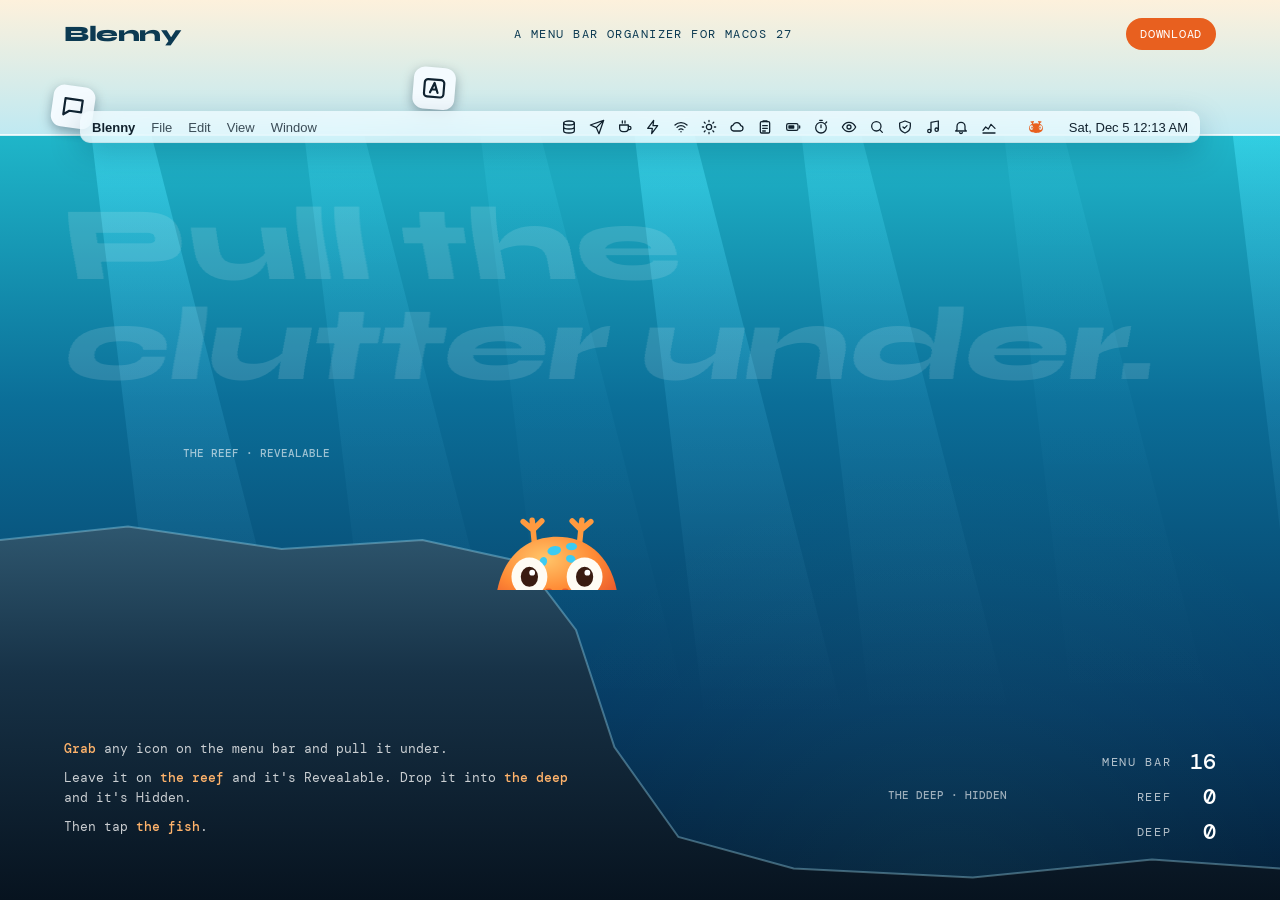
<file: Website/prototypes/waterline/index.html>
<!doctype html>
<html lang="en">
<head>
<meta charset="utf-8">
<meta name="viewport" content="width=device-width, initial-scale=1">
<title>Blenny · Waterline</title>
<link rel="icon" href="../shared/blenny-icon-512.png">
<link rel="preconnect" href="https://fonts.googleapis.com">
<link rel="preconnect" href="https://fonts.gstatic.com" crossorigin>
<link href="https://fonts.googleapis.com/css2?family=Syne:wght@600;800&family=DM+Mono:wght@400;500&display=swap" rel="stylesheet">
<style>
  * { box-sizing: border-box; }
  html, body { margin: 0; height: 100%; overflow: hidden; background: #0a3d5c; }
  body { font-family: "DM Mono", ui-monospace, monospace; color: #fff; touch-action: none; user-select: none; -webkit-user-select: none; }
  canvas { position: fixed; inset: 0; width: 100vw; height: 100vh; display: block; }

  .raft {
    position: fixed; left: 50%; top: 0; width: min(1120px, calc(100vw - 32px)); height: 32px; z-index: 5;
    display: flex; align-items: center; gap: 16px; padding: 0 12px; border-radius: 10px;
    background: rgba(250, 253, 255, 0.72); backdrop-filter: blur(18px) saturate(1.4); -webkit-backdrop-filter: blur(18px) saturate(1.4);
    box-shadow: 0 10px 30px rgba(0, 50, 80, 0.25), inset 0 -1px 0 rgba(0,0,0,0.06);
    color: #10202c; font: 500 13px -apple-system, BlinkMacSystemFont, sans-serif;
    transform-origin: 50% 50%;
  }
  .raft b { font-weight: 700; }
  .raft .menus { display: flex; gap: 16px; opacity: 0.8; }
  .raft .tray { margin-left: auto; display: flex; align-items: center; height: 100%; }
  .raft .slot {
    width: 28px; height: 100%; display: grid; place-items: center; border-radius: 6px; cursor: grab; overflow: hidden;
    transition: width 0.4s cubic-bezier(.34,1.4,.64,1), opacity 0.3s;
  }
  .raft .slot:hover { background: rgba(0, 40, 70, 0.08); }
  .raft .slot.is-gone { width: 0; opacity: 0; pointer-events: none; }
  .raft .slot.is-ghost { cursor: default; opacity: 0.001; }
  .raft .slot.is-new { animation: pop 0.5s ease; }
  @keyframes pop { 30% { transform: scale(1.6); } }
  .raft .fish { width: 34px; cursor: pointer; color: #e8601f; }
  .raft .clock { white-space: nowrap; font-variant-numeric: tabular-nums; }
  @media (max-width: 820px) { .raft .menus, .raft .clock { display: none; } }

  .copy { position: fixed; left: 5vw; bottom: 6vh; z-index: 3; max-width: 520px; pointer-events: none; }
  .copy p { margin: 0 0 8px; font-size: 13px; line-height: 1.6; color: rgba(255,255,255,0.78); }
  .copy p b { color: #ffb36b; font-weight: 500; }
  .stats { position: fixed; right: 5vw; bottom: 6vh; z-index: 3; text-align: right; font-size: 12px; letter-spacing: 0.14em; text-transform: uppercase; color: rgba(255,255,255,0.7); pointer-events: none; }
  .stats div { margin-top: 6px; }
  .stats b { display: inline-block; min-width: 2ch; color: #fff; font-size: 22px; font-weight: 500; letter-spacing: 0; vertical-align: -3px; margin-left: 10px; }
  .sky { position: fixed; top: 18px; left: 5vw; right: 5vw; z-index: 1; display: flex; align-items: center; justify-content: space-between; color: #0c3a52; font-size: 12px; letter-spacing: 0.12em; text-transform: uppercase; }
  .sky .mark { font: 800 22px Syne, sans-serif; letter-spacing: -0.02em; text-transform: none; }
  .sky a { color: #fff; background: #e8601f; padding: 8px 14px; border-radius: 999px; text-decoration: none; letter-spacing: 0.06em; }
  .burrow { position: fixed; width: 150px; z-index: 2; pointer-events: none; }
  .burrow .clip { position: relative; width: 150px; height: 104px; overflow: hidden; border-radius: 50% 50% 0 0 / 70% 70% 0 0; }
  .burrow .blenny-character { position: absolute; left: 6px; width: 138px; top: 26px; transition: top 0.5s cubic-bezier(.34,1.56,.64,1); }
  .burrow.is-excited .blenny-character { top: 4px; }
</style>
</head>
<body>
<canvas id="sea"></canvas>
<header class="raft" id="raft">
  <b>Blenny</b><span class="menus"><span>File</span><span>Edit</span><span>View</span><span>Window</span></span>
  <div class="tray" id="tray"></div>
  <div class="slot fish" id="fish" title="Reveal"></div>
  <span class="clock" id="clock"></span>
</header>
<nav class="sky"><span class="mark">Blenny</span><span>A menu bar organizer for macOS 27</span><a href="#" onclick="return false">Download</a></nav>
<div class="burrow" id="burrow"><div class="clip" id="clip"></div></div>
<div class="copy">
  <p><b>Grab</b> any icon on the menu bar and pull it under.</p>
  <p>Leave it on <b>the reef</b> and it's Revealable. Drop it into <b>the deep</b> and it's Hidden.</p>
  <p>Then tap <b>the fish</b>.</p>
</div>
<div class="stats">
  <div>Menu bar <b id="nBar">0</b></div>
  <div>Reef <b id="nReef">0</b></div>
  <div>Deep <b id="nDeep">0</b></div>
</div>

<script src="../shared/icons.js"></script>
<script src="../shared/blenny.js"></script>
<script>
(() => {
  const { glyphs, svg, image, blennyGlyph, clock } = window.MenuGlyphs;
  const $ = (s) => document.querySelector(s);
  const canvas = $('#sea'), ctx = canvas.getContext('2d');
  const raft = $('#raft'), tray = $('#tray'), fish = $('#fish');
  fish.innerHTML = blennyGlyph;
  const tick = () => { $('#clock').textContent = clock(); };
  tick(); setInterval(tick, 20000);

  const blenny = Blenny.create({ reach: 9 });
  $('#clip').append(blenny.el);

  let W, H, dpr, surfaceY;
  const glyphImg = new Map(glyphs.map((g) => [g.id, image(g, '#0f2230', 64, 2)]));

  // --- Water surface: 1D spring columns.
  const COLS = 140;
  const wave = new Float32Array(COLS), waveV = new Float32Array(COLS);
  const surfaceAt = (x) => {
    const f = Math.max(0, Math.min(COLS - 1.001, (x / W) * (COLS - 1)));
    const i = Math.floor(f), t = f - i;
    return surfaceY + wave[i] * (1 - t) + wave[i + 1] * t;
  };
  function splash(x, v) {
    const i = Math.round((x / W) * (COLS - 1));
    for (let k = -2; k <= 2; k++) {
      const j = i + k;
      if (j >= 0 && j < COLS) waveV[j] += v * (1 - Math.abs(k) * 0.3);
    }
  }

  // --- Seafloor: a reef shelf on the left, a trench on the right.
  const FLOOR = [[0, 0.6], [0.1, 0.585], [0.22, 0.61], [0.33, 0.6], [0.41, 0.625], [0.45, 0.7], [0.48, 0.83], [0.53, 0.93], [0.62, 0.965], [0.76, 0.975], [0.9, 0.955], [1, 0.965]];
  let floor = [];
  const CLIFF_X = 0.465;

  // --- Bodies.
  const R = 21;
  const bodies = [];
  let grabbed = null;

  // Menu bar slots.
  const slots = new Map();
  function addSlot(g, isNew) {
    const s = document.createElement('div');
    s.className = 'slot' + (isNew ? ' is-new' : '');
    s.innerHTML = svg(g);
    s.dataset.id = g.id;
    s.addEventListener('pointerdown', (e) => grabFromBar(e, g, s));
    tray.append(s);
    slots.set(g.id, s);
    return s;
  }
  [...glyphs].sort(() => Math.random() - 0.5).forEach((g) => addSlot(g));

  function spawn(g, x, y) {
    const b = { g, x, y, vx: 0, vy: 0, a: (Math.random() - 0.5) * 0.4, va: 0, state: 'free', wet: false, rest: 0, zone: null, ghost: null };
    bodies.push(b);
    return b;
  }
  function grabFromBar(e, g, slot) {
    e.preventDefault();
    const r = slot.getBoundingClientRect();
    slot.classList.add('is-gone');
    setTimeout(() => { slot.remove(); }, 450);
    slots.delete(g.id);
    const b = spawn(g, r.left + r.width / 2, r.top + r.height / 2);
    startDrag(b, e);
  }
  function startDrag(b, e) {
    grabbed = { b, px: e.clientX, py: e.clientY, lx: e.clientX, ly: e.clientY, t: performance.now() };
    b.state = 'held';
    blenny.excite(500);
  }

  addEventListener('pointerdown', (e) => {
    if (e.target.closest('.raft')) return;
    let best = null, bd = R * 1.6;
    bodies.forEach((b) => {
      if (b.state !== 'free') return;
      const d = Math.hypot(b.x - e.clientX, b.y - e.clientY);
      if (d < bd) { bd = d; best = b; }
    });
    if (best) startDrag(best, e);
  });
  addEventListener('pointermove', (e) => {
    blenny.lookAt(e.clientX, e.clientY);
    if (!grabbed) return;
    const now = performance.now();
    const dt = Math.max(8, now - grabbed.t) / 1000;
    grabbed.b.vx = (e.clientX - grabbed.lx) / dt * 0.6;
    grabbed.b.vy = (e.clientY - grabbed.ly) / dt * 0.6;
    grabbed.lx = e.clientX; grabbed.ly = e.clientY; grabbed.t = now;
    grabbed.px = e.clientX; grabbed.py = e.clientY;
  });
  function release() {
    if (!grabbed) return;
    const b = grabbed.b;
    grabbed = null;
    // Dropped back on the raft: it becomes Visible again.
    const rr = raft.getBoundingClientRect();
    if (b.y < rr.bottom + 16 && b.x > rr.left && b.x < rr.right) {
      bodies.splice(bodies.indexOf(b), 1);
      const s = addSlot(b.g, true);
      tray.insertBefore(s, tray.firstChild);
      return;
    }
    b.state = 'free';
  }
  addEventListener('pointerup', release);
  addEventListener('pointercancel', release);

  // --- Reveal: reef icons float up into the bar, then swim home.
  let revealUntil = 0;
  fish.addEventListener('click', () => {
    const reef = bodies.filter((b) => b.zone === 'reef' && b.state === 'free');
    blenny.excite(1600);
    $('#burrow').classList.add('is-excited');
    setTimeout(() => $('#burrow').classList.remove('is-excited'), 1600);
    if (!reef.length) return;
    revealUntil = performance.now() + 4200;
    reef.forEach((b, i) => {
      b.home = { x: b.x, y: b.y, a: b.a };
      b.state = 'docking';
      b.ghost = document.createElement('div');
      b.ghost.className = 'slot is-ghost';
      tray.insertBefore(b.ghost, tray.firstChild);
      b.t = 0; b.delay = i * 0.07;
      for (let k = 0; k < 8; k++) bubbles.push(newBubble(b.x, b.y));
    });
    bodies.filter((b) => b.zone === 'deep').forEach((b) => { b.va += (Math.random() - 0.5) * 6; });
  });

  // --- Particles.
  const bubbles = [];
  const newBubble = (x, y) => ({ x: x + (Math.random() - 0.5) * 16, y, r: 1.5 + Math.random() * 3.5, vy: -40 - Math.random() * 60, ph: Math.random() * 6 });

  function layout() {
    dpr = Math.min(devicePixelRatio || 1, 2);
    W = innerWidth; H = innerHeight;
    canvas.width = W * dpr; canvas.height = H * dpr;
    ctx.setTransform(dpr, 0, 0, dpr, 0, 0);
    surfaceY = Math.max(110, H * 0.15);
    floor = FLOOR.map(([x, y]) => [x * W, y * H]);
    // Blenny's burrow sits in the cliff face.
    const bx = W * 0.435, by = H * 0.655;
    const burrow = $('#burrow');
    burrow.style.left = `${bx - 75}px`; burrow.style.top = `${by - 104}px`;
    drawText();
  }

  // Headline rendered once, then sliced with a ripple each frame.
  const textCanvas = document.createElement('canvas');
  const tctx = textCanvas.getContext('2d');
  function drawText() {
    textCanvas.width = W * dpr; textCanvas.height = H * dpr;
    tctx.setTransform(dpr, 0, 0, dpr, 0, 0);
    tctx.clearRect(0, 0, W, H);
    const size = Math.min(W * 0.082, H * 0.15);
    tctx.font = `800 ${size}px Syne, sans-serif`;
    tctx.fillStyle = 'rgba(255,255,255,0.13)';
    tctx.textBaseline = 'top';
    tctx.fillText('Pull the', W * 0.05, surfaceY + H * 0.07);
    tctx.fillText('clutter under.', W * 0.05, surfaceY + H * 0.07 + size * 0.95);
  }

  function segCollide(b, ax, ay, bx, by) {
    const dx = bx - ax, dy = by - ay;
    const t = Math.max(0, Math.min(1, ((b.x - ax) * dx + (b.y - ay) * dy) / (dx * dx + dy * dy)));
    const cx = ax + dx * t, cy = ay + dy * t;
    let nx = b.x - cx, ny = b.y - cy;
    const d = Math.hypot(nx, ny);
    if (d >= R || d === 0) return false;
    nx /= d; ny /= d;
    b.x = cx + nx * R; b.y = cy + ny * R;
    const vn = b.vx * nx + b.vy * ny;
    if (vn < 0) {
      b.vx -= 1.35 * vn * nx; b.vy -= 1.35 * vn * ny;
      const tx = -ny, ty = nx;
      const vt = b.vx * tx + b.vy * ty;
      b.va = vt / R;
      // Gentle slopes hold an icon in place; steep ones let it slide.
      const grip = Math.abs(nx) < 0.45 * Math.abs(ny) ? 0.25 : 0.01;
      b.vx -= vt * tx * grip; b.vy -= vt * ty * grip;
    }
    return true;
  }

  const ease = (t) => (t < 0.5 ? 4 * t * t * t : 1 - Math.pow(-2 * t + 2, 3) / 2);
  const raftBase = 8;

  let last = performance.now();
  function step(now) {
    const dt = Math.min(1 / 30, (now - last) / 1000);
    last = now;
    const t = now / 1000;

    // Waves.
    for (let k = 0; k < 2; k++) {
      for (let i = 0; i < COLS; i++) {
        const l = wave[Math.max(0, i - 1)], r = wave[Math.min(COLS - 1, i + 1)];
        waveV[i] += ((l + r) * 0.5 - wave[i]) * 40 * dt - wave[i] * 4 * dt;
        waveV[i] *= 0.985;
      }
      for (let i = 0; i < COLS; i++) wave[i] += waveV[i] * dt * 6;
    }
    for (let i = 0; i < COLS; i++) wave[i] += Math.sin(t * 1.3 + i * 0.22) * 0.05 + Math.sin(t * 0.7 - i * 0.09) * 0.04;

    // The menu bar floats on the surface.
    const rr = raft.offsetWidth;
    const cx = W / 2;
    const yl = surfaceAt(cx - rr / 2), yr = surfaceAt(cx + rr / 2), ym = surfaceAt(cx);
    const ang = Math.atan2(yr - yl, rr);
    raft.style.transform = `translate(-50%, ${(yl + yr + ym * 2) / 4 - 32 + raftBase}px) rotate(${ang}rad)`;

    // Bodies.
    const sub = 3, h = dt / sub;
    for (let s = 0; s < sub; s++) {
      bodies.forEach((b) => {
        if (b.state === 'held') {
          b.x += (grabbed.px - b.x) * 0.5; b.y += (grabbed.py - b.y) * 0.5; b.a *= 0.9;
          return;
        }
        if (b.state !== 'free') return;
        const sy = surfaceAt(b.x);
        const under = b.y > sy;
        if (under !== b.wet) {
          splash(b.x, b.vy * 0.05);
          if (under) for (let k = 0; k < 10; k++) bubbles.push(newBubble(b.x, b.y));
          b.wet = under;
        }
        if (under) {
          b.vy += 260 * h;
          const drag = Math.exp(-2.4 * h);
          b.vx *= drag; b.vy *= drag;
          if (!b.touching) b.vx += Math.sin(t * 0.8 + b.y * 0.01) * 6 * h;
        } else {
          b.vy += 1800 * h;
        }
        b.x += b.vx * h; b.y += b.vy * h;
        b.a += b.va * h; b.va *= Math.exp(-1.6 * h);
        b.touching = false;
        for (let i = 0; i < floor.length - 1; i++) if (segCollide(b, floor[i][0], floor[i][1], floor[i + 1][0], floor[i + 1][1])) b.touching = true;
        if (b.x < R) { b.x = R; b.vx = Math.abs(b.vx) * 0.5; }
        if (b.x > W - R) { b.x = W - R; b.vx = -Math.abs(b.vx) * 0.5; }
      });
      // Body-body separation.
      for (let i = 0; i < bodies.length; i++) {
        for (let j = i + 1; j < bodies.length; j++) {
          const a = bodies[i], c = bodies[j];
          if (a.state !== 'free' || c.state !== 'free') continue;
          const dx = c.x - a.x, dy = c.y - a.y, d = Math.hypot(dx, dy);
          if (d > 0 && d < R * 2) {
            const push = (R * 2 - d) / 2, nx = dx / d, ny = dy / d;
            a.x -= nx * push; a.y -= ny * push; c.x += nx * push; c.y += ny * push;
            const rv = (c.vx - a.vx) * nx + (c.vy - a.vy) * ny;
            if (rv < 0) { a.vx += rv * nx * 0.5; a.vy += rv * ny * 0.5; c.vx -= rv * nx * 0.5; c.vy -= rv * ny * 0.5; }
          }
        }
      }
    }

    // Classify resting bodies by where they settled.
    let nReef = 0, nDeep = 0;
    bodies.forEach((b) => {
      if (b.state === 'free' && Math.hypot(b.vx, b.vy) < 30 && b.y > surfaceY + 40) {
        b.zone = b.x < W * CLIFF_X && b.y < H * 0.75 ? 'reef' : b.y > H * 0.75 ? 'deep' : b.zone;
      } else if (b.state === 'free' && b.y < surfaceY + 40) b.zone = null;
      if (b.zone === 'reef') nReef++;
      if (b.zone === 'deep') nDeep++;
    });
    $('#nBar').textContent = slots.size;
    $('#nReef').textContent = nReef;
    $('#nDeep').textContent = nDeep;

    // Docking animation during a reveal session.
    const revealing = now < revealUntil;
    bodies.forEach((b) => {
      if (b.state === 'docking' || b.state === 'homing') {
        b.t = Math.min(1, b.t + dt * 1.1);
        const k = ease(Math.max(0, Math.min(1, (b.t - b.delay) / (1 - b.delay))));
        if (b.state === 'docking') {
          const gr = b.ghost.getBoundingClientRect();
          b.x = b.home.x + (gr.left + gr.width / 2 - b.home.x) * k;
          b.y = b.home.y + (gr.top + gr.height / 2 - b.home.y) * k;
          b.a = b.home.a * (1 - k);
          if (Math.random() < 0.3) bubbles.push(newBubble(b.x, b.y + 10));
          if (!revealing && b.t >= 1) { b.state = 'homing'; b.t = 0; b.from = { x: b.x, y: b.y }; }
        } else {
          b.x = b.from.x + (b.home.x - b.from.x) * k;
          b.y = b.from.y + (b.home.y - b.from.y) * k;
          b.a = b.home.a * k;
          if (b.t >= 1) {
            b.state = 'free'; b.vx = b.vy = 0;
            b.ghost.remove(); b.ghost = null;
          }
        }
      }
    });

    draw(t, revealing);
    requestAnimationFrame(step);
  }

  function draw(t, revealing) {
    // Sky above the waterline.
    const sky = ctx.createLinearGradient(0, 0, 0, surfaceY);
    sky.addColorStop(0, '#fdf1dc'); sky.addColorStop(1, '#bfe9f2');
    ctx.fillStyle = sky; ctx.fillRect(0, 0, W, surfaceY + 30);

    // Water body clipped to the surface line.
    ctx.save();
    ctx.beginPath();
    ctx.moveTo(0, H);
    for (let i = 0; i < COLS; i++) ctx.lineTo((i / (COLS - 1)) * W, surfaceY + wave[i]);
    ctx.lineTo(W, H); ctx.closePath();
    ctx.clip();
    const water = ctx.createLinearGradient(0, surfaceY, 0, H);
    water.addColorStop(0, '#1fb6c9'); water.addColorStop(0.35, '#0b6e98'); water.addColorStop(0.75, '#063a62'); water.addColorStop(1, '#021a33');
    ctx.fillStyle = water; ctx.fillRect(0, 0, W, H);

    // God rays.
    ctx.globalCompositeOperation = 'lighter';
    for (let i = 0; i < 7; i++) {
      const x = W * (0.08 + i * 0.15) + Math.sin(t * 0.3 + i) * 40;
      const g = ctx.createLinearGradient(0, surfaceY, 0, H * 0.8);
      g.addColorStop(0, `rgba(190,250,255,${0.07 + 0.04 * Math.sin(t * 0.8 + i * 2)})`);
      g.addColorStop(1, 'rgba(190,250,255,0)');
      ctx.fillStyle = g;
      ctx.beginPath();
      ctx.moveTo(x - 30, surfaceY); ctx.lineTo(x + 30, surfaceY);
      ctx.lineTo(x + 180, H * 0.8); ctx.lineTo(x + 40, H * 0.8); ctx.closePath(); ctx.fill();
    }
    ctx.globalCompositeOperation = 'source-over';

    // Rippled headline.
    const tw = textCanvas.width, band = 3;
    for (let y = 0; y < H; y += band) {
      const off = Math.sin(y * 0.035 + t * 2.2) * 5 + Math.sin(y * 0.011 - t) * 3;
      ctx.drawImage(textCanvas, 0, y * dpr, tw, band * dpr, off, y, W, band);
    }

    // Trench glow and floor.
    const deepGlow = ctx.createRadialGradient(W * 0.74, H, 0, W * 0.74, H, W * 0.35);
    deepGlow.addColorStop(0, revealing ? 'rgba(120,255,230,0.12)' : 'rgba(120,255,230,0.06)');
    deepGlow.addColorStop(1, 'rgba(120,255,230,0)');
    ctx.fillStyle = deepGlow; ctx.fillRect(0, 0, W, H);

    ctx.beginPath();
    ctx.moveTo(0, H);
    floor.forEach(([x, y]) => ctx.lineTo(x, y));
    ctx.lineTo(W, H); ctx.closePath();
    const rock = ctx.createLinearGradient(0, H * 0.58, 0, H);
    rock.addColorStop(0, '#2f5870'); rock.addColorStop(0.4, '#173247'); rock.addColorStop(1, '#07131f');
    ctx.fillStyle = rock; ctx.fill();
    ctx.strokeStyle = 'rgba(170, 235, 255, 0.35)'; ctx.lineWidth = 2;
    ctx.beginPath(); floor.forEach(([x, y], i) => (i ? ctx.lineTo(x, y) : ctx.moveTo(x, y))); ctx.stroke();

    // Zone labels.
    ctx.font = '500 11px "DM Mono", monospace';
    ctx.fillStyle = 'rgba(255,255,255,0.6)';
    ctx.textAlign = 'center';
    ctx.fillText('THE REEF · REVEALABLE', W * 0.2, H * 0.585 - 70);
    ctx.fillText('THE DEEP · HIDDEN', W * 0.74, H * 0.965 - 70);
    ctx.textAlign = 'start';

    // Bubbles.
    for (let i = bubbles.length - 1; i >= 0; i--) {
      const b = bubbles[i];
      b.y += b.vy / 60; b.x += Math.sin(t * 4 + b.ph) * 0.4;
      if (b.y < surfaceAt(b.x)) { bubbles.splice(i, 1); continue; }
      ctx.strokeStyle = 'rgba(255,255,255,0.7)'; ctx.lineWidth = 1.2;
      ctx.beginPath(); ctx.arc(b.x, b.y, b.r, 0, Math.PI * 2); ctx.stroke();
    }
    if (Math.random() < 0.08) bubbles.push(newBubble(W * 0.435 + (Math.random() - 0.5) * 30, H * 0.64));
    ctx.restore();

    // Surface highlight.
    ctx.strokeStyle = 'rgba(255,255,255,0.8)'; ctx.lineWidth = 2;
    ctx.beginPath();
    for (let i = 0; i < COLS; i++) ctx.lineTo((i / (COLS - 1)) * W, surfaceY + wave[i]);
    ctx.stroke();

    // Icon tiles.
    bodies.forEach((b) => {
      ctx.save();
      ctx.translate(b.x, b.y); ctx.rotate(b.a);
      const docked = b.state === 'docking' && b.t > 0.9;
      const s = docked ? 0.55 : 1;
      ctx.scale(s, s);
      if (b.zone === 'deep') { ctx.shadowColor = 'rgba(120,255,230,0.9)'; ctx.shadowBlur = 18 + Math.sin(t * 2 + b.x) * 6; }
      else { ctx.shadowColor = 'rgba(0,20,40,0.35)'; ctx.shadowBlur = 12; ctx.shadowOffsetY = 4; }
      ctx.fillStyle = b.zone === 'deep' ? '#d8fff4' : '#f4fbff';
      ctx.beginPath(); ctx.roundRect(-R, -R, R * 2, R * 2, 11); ctx.fill();
      ctx.shadowColor = 'transparent';
      const img = glyphImg.get(b.g.id);
      if (img.complete) ctx.drawImage(img, -R * 0.62, -R * 0.62, R * 1.24, R * 1.24);
      ctx.restore();
    });
  }

  addEventListener('resize', layout);
  layout();

  // Intro: a few icons tumble out of the bar on their own.
  setTimeout(() => {
    [...slots.values()].slice(0, 4).forEach((s, i) => {
      setTimeout(() => {
        const g = glyphs.find((x) => x.id === s.dataset.id);
        const r = s.getBoundingClientRect();
        s.classList.add('is-gone'); setTimeout(() => s.remove(), 450); slots.delete(g.id);
        const b = spawn(g, r.left + r.width / 2, r.top + r.height / 2);
        b.vx = [-1100, -800, -520, 380][i]; b.vy = -420;
      }, i * 380);
    });
  }, 900);

  (document.fonts?.ready ?? Promise.resolve()).then(() => { drawText(); requestAnimationFrame(step); });
})();
</script>
</body>
</html>
</file>
<file: Website/site/assets/css/site.css>
/* Blenny website. One page, one dive: the page depth drives colour and light. */

:root {
  --ink: #f2fbff;
  --muted: rgba(242, 251, 255, 0.74);
  --faint: rgba(242, 251, 255, 0.14);
  --navy: #032a42;
  --navy-muted: rgba(3, 42, 66, 0.8);
  --accent: #8aeeff;
  --orange: #ff8b35;
  --orange-deep: #e8601f;
  --sand: #f1ddb1;
  --serif: "Fraunces", "Iowan Old Style", Georgia, serif;
  --sans: "Bricolage Grotesque", -apple-system, BlinkMacSystemFont, "Helvetica Neue", sans-serif;
  --mono: "Martian Mono", ui-monospace, "SF Mono", Menlo, monospace;
  --ease-out: cubic-bezier(.16, 1, .3, 1);
  --spring: cubic-bezier(.34, 1.56, .64, 1);
  --gutter: clamp(16px, 7vw, 120px);
  color-scheme: light dark;
}

* { box-sizing: border-box; }
html {
  background: linear-gradient(180deg, #8fe6f2 0%, #1fa4cf 18%, #0b6f9f 45%, #07426f 75%, #062d55 100%);
  scroll-padding-top: 48px;
}
body {
  margin: 0;
  color: var(--ink);
  font: 400 17px/1.6 var(--sans);
  background: transparent;
  overflow-x: hidden;
  -webkit-font-smoothing: antialiased;
  text-rendering: optimizeLegibility;
}
a { color: inherit; }
img, svg { display: block; }
img { -webkit-user-drag: none; user-select: none; -webkit-user-select: none; }
::selection { background: var(--orange); color: #fff; }

.skip { position: fixed; left: 12px; top: -60px; z-index: 100; padding: 10px 14px; border-radius: 10px; background: #fff; color: var(--navy); font-weight: 600; text-decoration: none; }
.skip:focus { top: 40px; }
:focus-visible { outline: 2px solid var(--orange); outline-offset: 3px; border-radius: 6px; }

#sea, #life { position: fixed; inset: 0; width: 100vw; height: 100vh; display: block; pointer-events: none; }
#sea { z-index: -2; }
#life { z-index: -1; }

/* ---------- Menu bar: the water surface and the site navigation ---------- */
.menubar {
  position: fixed; top: 0; left: 0; right: 0; z-index: 50; height: 32px;
  display: flex; align-items: center; gap: 4px; padding: 0 10px;
  color: #0b1d2a; font: 500 13.5px/1 -apple-system, BlinkMacSystemFont, "SF Pro Text", var(--sans);
  background: rgba(248, 253, 255, 0.52);
  backdrop-filter: blur(24px) saturate(1.7); -webkit-backdrop-filter: blur(24px) saturate(1.7);
  box-shadow: 0 1px 0 rgba(255, 255, 255, 0.45), 0 10px 40px rgba(0, 50, 80, 0.12);
  transition: background 0.8s, color 0.8s;
}
body:not(.is-bright) .menubar { background: rgba(10, 44, 72, 0.5); color: #e6f7ff; box-shadow: 0 1px 0 rgba(255, 255, 255, 0.08), 0 10px 40px rgba(0, 20, 40, 0.25); }
.menubar a, .menubar button { color: inherit; font: inherit; }
.menubar button { border: 0; background: none; cursor: pointer; }
.appmenu { position: relative; }
.app { display: flex; align-items: center; gap: 7px; height: 24px; padding: 0 9px; border-radius: 6px; font-weight: 700 !important; }
.app .mark { color: var(--orange-deep); }
.app:hover, .app[aria-expanded="true"] { background: rgba(255, 255, 255, 0.35); }
body:not(.is-bright) .app:hover, body:not(.is-bright) .app[aria-expanded="true"] { background: rgba(255, 255, 255, 0.12); }
.dropdown {
  position: absolute; left: 0; top: 30px; min-width: 230px; padding: 6px; border-radius: 12px;
  background: rgba(246, 251, 253, 0.8); color: #0b1d2a;
  backdrop-filter: blur(30px) saturate(1.8); -webkit-backdrop-filter: blur(30px) saturate(1.8);
  box-shadow: 0 0 0 0.5px rgba(0, 0, 0, 0.18), 0 18px 50px rgba(0, 30, 60, 0.3);
  transform-origin: 12px 0; animation: menu-in 0.18s var(--ease-out);
}
.dropdown[hidden] { display: none; }
.dropdown a { display: block; padding: 6px 10px; border-radius: 6px; text-decoration: none; font-weight: 500; }
.dropdown a:hover, .dropdown a:focus-visible { background: #1f7ae0; color: #fff; outline: none; }
.dropdown hr { border: 0; height: 1px; margin: 5px 8px; background: rgba(0, 0, 0, 0.12); }
@keyframes menu-in { from { opacity: 0; transform: scale(0.96) translateY(-4px); } }
.menus { display: flex; gap: 2px; }
.menus a { padding: 5px 9px; border-radius: 6px; text-decoration: none; opacity: 0.88; }
.menus a:hover { background: rgba(255, 255, 255, 0.32); opacity: 1; }
body:not(.is-bright) .menus a:hover { background: rgba(255, 255, 255, 0.12); }
.tray { display: flex; align-items: center; justify-content: flex-end; height: 100%; min-width: 0; overflow: hidden; }
.tray .slot { width: var(--w, 28px); height: 100%; flex: none; display: grid; place-items: center; transition: width 0.7s cubic-bezier(.6, 0, .2, 1), opacity 0.4s; }
.tray .slot.is-gone { width: 0; opacity: 0; }
.tray { pointer-events: none; }
.tray .slot.is-link { pointer-events: auto; cursor: pointer; border-radius: 6px; }
.tray .slot.is-link:hover { background: rgba(255, 255, 255, 0.35); }
.glyph-mask { display: block; background: currentColor; -webkit-mask: var(--mask) center / contain no-repeat; mask: var(--mask) center / contain no-repeat; }
.tray .slot.has-text { display: flex; justify-content: center; gap: 4px; overflow: hidden; white-space: nowrap; }
.tray .slot-text { font-size: 13px; font-weight: 500; font-variant-numeric: tabular-nums; letter-spacing: -0.01em; }
/* Left of the arrow: the area Blenny conceals. It opens and closes as briskly as the real menu bar. */
.concealed { margin-left: auto; }
.concealed.is-snappy .slot { transition: width 0.16s cubic-bezier(.2, 0, 0, 1), opacity 0.12s; }
.fish { width: 34px; height: 24px; display: grid; place-items: center; border-radius: 6px; color: var(--orange-deep) !important; flex: none; }
.fish:hover { background: rgba(255, 255, 255, 0.35); }
.fish.is-hinting { animation: hint 1.3s ease-in-out infinite; }
.fish.is-active { background: rgba(255, 139, 53, 0.35); }
@keyframes hint { 50% { background: rgba(255, 139, 53, 0.5); box-shadow: 0 0 0 4px rgba(255, 139, 53, 0.2); } }
.chev { width: 26px; height: 24px; display: grid; place-items: center; border-radius: 6px; flex: none; }
.chev:hover { background: rgba(255, 255, 255, 0.35); }
body:not(.is-bright) .chev:hover, body:not(.is-bright) .fish:hover { background: rgba(255, 255, 255, 0.12); }
.chev svg { transition: transform 0.45s var(--spring); }
.chev.is-open svg { transform: scaleX(-1); }
/* The system-style sound item: muted by default; it suggests itself once, quietly. */
.soundmenu { position: relative; flex: none; }
.sound { width: 32px; height: 24px; display: grid; place-items: center; border-radius: 6px; }
.sound:hover { background: rgba(255, 255, 255, 0.35); }
body:not(.is-bright) .sound:hover { background: rgba(255, 255, 255, 0.12); }
.sound .waves { opacity: 0; transition: opacity 0.25s; }
.sound .mute { transition: opacity 0.25s; }
.sound[aria-pressed="true"] .waves { opacity: 1; }
.sound[aria-pressed="true"] .mute { opacity: 0; }
.sound[aria-pressed="true"] .waves path { animation: wave-out 1.6s ease-in-out infinite; }
.sound[aria-pressed="true"] .waves path:last-child { animation-delay: 0.2s; }
@keyframes wave-out { 50% { opacity: 0.45; } }
.sound.is-hinting { animation: hint 1.6s ease-in-out 3; }
.sound-hint {
  position: absolute; right: -6px; top: 34px; width: 248px; padding: 11px 14px 12px; border-radius: 12px;
  color: #10222e; font: 400 12.5px/1.4 -apple-system, BlinkMacSystemFont, var(--sans);
  background: rgba(246, 251, 253, 0.86); backdrop-filter: blur(30px) saturate(1.8); -webkit-backdrop-filter: blur(30px) saturate(1.8);
  box-shadow: 0 0 0 0.5px rgba(0, 0, 0, 0.16), 0 16px 44px rgba(0, 30, 60, 0.28);
  transform-origin: calc(100% - 22px) 0; animation: menu-in 0.25s var(--ease-out); cursor: pointer;
}
.sound-hint::before { content: ""; position: absolute; right: 16px; top: -6px; width: 12px; height: 12px; background: inherit; transform: rotate(45deg); box-shadow: -0.5px -0.5px 0 rgba(0, 0, 0, 0.1); }
.sound-hint b { display: block; margin-bottom: 2px; font-weight: 600; font-size: 13px; }
.sound-hint span { color: #4c6372; }
.sound-hint[hidden] { display: none; }
.sound-hint.is-leaving { opacity: 0; transform: translateY(-4px) scale(0.97); transition: opacity 0.3s, transform 0.3s; }
.clock { padding: 0 8px 0 10px; white-space: nowrap; font-variant-numeric: tabular-nums; }

/* ---------- Sinking icons ---------- */
/* No z-index here: each icon picks its own layer (behind text while sinking, above the menu bar while revealed). */
#fallers { position: absolute; top: 0; left: 0; width: 100%; height: 0; pointer-events: none; }
/* Icons are drawn at 40 px and scaled down, so they stay crisp at their largest. */
.faller { position: absolute; left: 0; top: 0; width: 40px; height: 40px; margin: -20px 0 0 -20px; color: #0b1d2a; will-change: transform; }
.faller svg { position: relative; }
/* Settled in its home, the menu bar glyph gives way to the app's own icon. */
.faller svg { transition: opacity 0.5s; }
.faller .app-icon { position: absolute; left: -4px; top: -4px; width: 48px; height: 48px; border-radius: 23%; box-shadow: 0 3px 9px rgba(0, 14, 30, 0.45); opacity: 0; transform: scale(0.8); transition: opacity 0.5s, transform 0.6s var(--spring); }
.faller.is-housed .app-icon, .faller.is-sleeping .app-icon { opacity: 1; transform: none; }
.faller.is-housed svg, .faller.is-sleeping svg { opacity: 0; }
.faller.is-sleeping .app-icon { filter: saturate(0.75) brightness(0.85); }
.faller.is-reef { transition: opacity 0.2s; }
.faller.is-up { opacity: 0; transition-duration: 0.12s; }
.faller.is-housed { color: #0d2a3c !important; }
.egg-card {
  position: fixed; z-index: 80; display: flex; gap: 14px; align-items: flex-start; width: min(320px, calc(100vw - 24px)); padding: 16px 18px 16px 16px; border-radius: 18px;
  color: #10222e; text-decoration: none; font-size: 13.5px; line-height: 1.45;
  background: rgba(250, 253, 255, 0.86); backdrop-filter: blur(24px) saturate(1.7); -webkit-backdrop-filter: blur(24px) saturate(1.7);
  box-shadow: 0 0 0 0.5px rgba(0, 0, 0, 0.16), 0 24px 60px rgba(0, 20, 45, 0.45);
  opacity: 0; transform: translateY(14px) scale(0.92); transform-origin: 50% 100%; transition: opacity 0.3s, transform 0.5s var(--spring);
}
.egg-card.is-on { opacity: 1; transform: none; }
.egg-card img { flex: none; border-radius: 11px; box-shadow: 0 4px 12px rgba(200, 90, 50, 0.35); }
.egg-card small { display: block; font: 500 9.5px var(--mono); font-stretch: 87.5%; letter-spacing: 0.18em; text-transform: uppercase; color: #c8613f; }
.egg-card b { display: block; margin: 2px 0 3px; font: 400 21px/1.1 var(--serif); font-variation-settings: "SOFT" 100, "WONK" 1; letter-spacing: -0.02em; }
.egg-card em { display: block; margin-top: 8px; font-style: normal; font-weight: 650; color: #1f6fd0; }
.egg-card:hover em { text-decoration: underline; }
.faller.is-sleeping { color: rgba(205, 232, 246, 0.6) !important; }
/* Sleeping Deep apps breathe out a slow trail of tiny bubbles. */
.faller .breath { position: absolute; left: 26px; top: -4px; width: 0; height: 0; opacity: 0; transition: opacity 0.8s; }
.faller.is-sleeping .breath { opacity: 1; }
.faller .breath i { position: absolute; left: 0; top: 0; width: 9px; height: 9px; border-radius: 50%; border: 1.6px solid rgba(215, 240, 255, 0.7); opacity: 0; }
.faller.is-sleeping .breath i { animation: breathe-out 3.6s ease-in infinite; }
.faller .breath i:nth-child(2) { width: 6px; height: 6px; animation-delay: 1.2s; }
.faller .breath i:nth-child(3) { width: 11px; height: 11px; animation-delay: 2.4s; }
@keyframes breathe-out { 0% { transform: translate(0, 0) scale(0.4); opacity: 0; } 15% { opacity: 0.9; } 100% { transform: translate(8px, -58px) scale(1); opacity: 0; } }

/* ---------- Depth gauge ---------- */
.gauge { position: fixed; right: 22px; top: 50%; z-index: 45; transform: translateY(-50%); display: flex; align-items: center; gap: 16px; font-family: var(--mono); color: var(--ink); pointer-events: none; transition: color 0.6s; }
body.is-bright .gauge { color: var(--navy); }
.gauge .readout { text-align: right; }
.gauge .num { filter: blur(var(--speed-blur, 0px)); }
.gauge .num { font-size: 36px; letter-spacing: -0.03em; font-variant-numeric: tabular-nums; }
.gauge .unit { font-size: 13px; opacity: 0.7; }
.gauge .zone-name { font-size: 10.5px; letter-spacing: 0.2em; opacity: 0.85; max-width: 190px; }
.gauge .rail { position: relative; width: 2px; height: 52vh; border-radius: 2px; background: currentColor; }
.gauge .range { position: absolute; left: -3px; top: 0; width: 8px; height: 50%; border-radius: 4px; background: rgba(255, 139, 53, 0.6); }
.gauge .range b { position: absolute; right: 14px; top: 50%; transform: translateY(-50%) rotate(180deg); writing-mode: vertical-rl; font: 500 9px var(--mono); letter-spacing: 0.24em; text-transform: uppercase; color: var(--orange); white-space: nowrap; }
.gauge .tick { position: absolute; left: 10px; transform: translateY(-50%); font-size: 9px; opacity: 0.6; }
.gauge .tick::before { content: ""; position: absolute; left: -14px; top: 50%; width: 8px; height: 1px; background: currentColor; }
.gauge .ping { position: absolute; left: 1px; width: 0; height: 0; pointer-events: none; }
.gauge .ping::before, .gauge .ping::after { content: ""; position: absolute; left: -40px; top: -40px; width: 80px; height: 80px; border-radius: 50%; border: 1.5px solid var(--orange); animation: ping 1.3s var(--ease-out) forwards; }
.gauge .ping::after { animation-delay: 0.18s; opacity: 0; }
@keyframes ping { from { transform: scale(0.15); opacity: 0.9; } to { transform: scale(1.6); opacity: 0; } }
.gauge .bob { position: absolute; left: -7px; width: 16px; height: 16px; border-radius: 50%; background: var(--orange); box-shadow: 0 0 0 4px rgba(255, 139, 53, 0.25), 0 0 18px var(--orange); transform: translateY(-50%); }

/* ---------- Sections & type ---------- */
/* Material canvases reach past their hosts for shadows; never let that widen the page. */
main { position: relative; overflow-x: clip; }
.zone { position: relative; min-height: 100vh; padding: 18vh var(--gutter) 12vh; padding-right: max(var(--gutter), 220px); }
.eyebrow { margin: 0 0 22px; font: 500 12px/1.4 var(--mono); letter-spacing: 0.24em; text-transform: uppercase; color: var(--accent); }
.eyebrow b { font-weight: 500; color: var(--orange); white-space: nowrap; }
h1, h2 { margin: 0; font-family: var(--serif); font-weight: 400; letter-spacing: -0.025em; text-wrap: balance; }
h1 { font-size: clamp(60px, 11.5vw, 188px); line-height: 0.85; max-width: 9ch; }
h2 { font-size: clamp(46px, 7.4vw, 120px); line-height: 0.9; max-width: 12ch; }
h1 em, h2 em { font-style: italic; }
.lede { max-width: 33em; margin: 28px 0 0; font-size: clamp(17px, 1.45vw, 21px); color: var(--muted); text-wrap: pretty; }
.bright { color: var(--navy); }
.bright h1 em, .bright h2 em { color: #fff; text-shadow: 0 0 44px rgba(255, 255, 255, 0.65); }
.bright .lede, .bright .points { color: var(--navy-muted); }
.bright .eyebrow { color: #045683; }

.depthmark {
  position: absolute; right: 4vw; top: 6vh; z-index: -1; pointer-events: none;
  font: italic 400 clamp(140px, 24vw, 380px)/0.8 var(--serif); letter-spacing: -0.04em;
  color: transparent; -webkit-text-stroke: 1.2px rgba(255, 255, 255, 0.22);
  transform: translateY(calc(var(--p, 0) * -18vh));
}
.bright .depthmark { -webkit-text-stroke-color: rgba(3, 42, 66, 0.14); }

/* Word-by-word headline entrance. */
/* No clipping box: Fraunces' italic and WONK shapes overhang their advance width and would be cut off. */
.split .w { display: inline-block; vertical-align: top; }
.split .w > span { display: inline-block; transform: translateY(0.45em) rotate(3deg); filter: blur(6px); opacity: 0; transition: transform 1.1s var(--ease-out), filter 1.1s var(--ease-out), opacity 0.8s; transition-delay: calc(var(--i) * 70ms); }
.split.in .w > span { transform: none; filter: none; opacity: 1; }
.reveal { opacity: 0; transform: translateY(34px); transition: opacity 1s var(--ease-out), transform 1.2s var(--ease-out); transition-delay: var(--d, 0ms); }
.reveal.in { opacity: 1; transform: none; }
/* If the scripts never run, show the content anyway instead of leaving it hidden. */
html:not(.motion) .reveal { animation: failsafe 0.8s 2.5s forwards; }
@keyframes failsafe { to { opacity: 1; transform: none; } }

.points { max-width: 36em; margin: 40px 0 0; padding: 0; list-style: none; display: grid; gap: 16px; color: var(--muted); }
.points li { position: relative; padding-left: 30px; }
.points li::before { content: ""; position: absolute; left: 0; top: 0.55em; width: 12px; height: 12px; border-radius: 50%; border: 1.5px solid currentColor; box-shadow: inset -2px -2px 0 rgba(255, 255, 255, 0.4); opacity: 0.7; }
.points b { color: var(--ink); font-weight: 600; }
.bright .points b { color: var(--navy); }

.note { position: relative; max-width: 340px; margin: 9vh 0 0; padding: 15px 18px 15px 46px; border-radius: 16px; font-size: 14px; line-height: 1.55; color: var(--muted); background: rgba(255, 255, 255, 0.08); border: 1px solid rgba(255, 255, 255, 0.16); backdrop-filter: blur(8px); -webkit-backdrop-filter: blur(8px); }
.note::before { content: ""; position: absolute; left: 17px; top: 15px; width: 17px; height: 17px; background: var(--orange); -webkit-mask: url("data:image/svg+xml,%3Csvg xmlns='http://www.w3.org/2000/svg' viewBox='0 0 24 24' fill='none' stroke='black' stroke-width='1.8' stroke-linecap='round' stroke-linejoin='round'%3E%3Cpath d='M6 3.5h10.5a2 2 0 0 1 2 2v13a2 2 0 0 1-2 2H6z'/%3E%3Cpath d='M6 3.5v17M3.5 7.5H6M3.5 12H6M3.5 16.5H6M9.5 8.5h5.5M9.5 12h5.5M9.5 15.5h3.5'/%3E%3C/svg%3E") center / contain no-repeat; mask: url("data:image/svg+xml,%3Csvg xmlns='http://www.w3.org/2000/svg' viewBox='0 0 24 24' fill='none' stroke='black' stroke-width='1.8' stroke-linecap='round' stroke-linejoin='round'%3E%3Cpath d='M6 3.5h10.5a2 2 0 0 1 2 2v13a2 2 0 0 1-2 2H6z'/%3E%3Cpath d='M6 3.5v17M3.5 7.5H6M3.5 12H6M3.5 16.5H6M9.5 8.5h5.5M9.5 12h5.5M9.5 15.5h3.5'/%3E%3C/svg%3E") center / contain no-repeat; }
.note b { display: block; margin-bottom: 4px; font: 500 10px var(--mono); letter-spacing: 0.22em; text-transform: uppercase; color: var(--orange); }
.bright .note { color: var(--navy-muted); background: rgba(255, 255, 255, 0.38); border-color: rgba(255, 255, 255, 0.6); }

/* ---------- Buttons ---------- */
.btn { position: relative; display: inline-flex; align-items: center; gap: 10px; height: 54px; padding: 0 26px; border-radius: 999px; font: 600 16px var(--sans); text-decoration: none; cursor: pointer; border: 0; transition: box-shadow 0.3s, background 0.3s; will-change: transform; }
.btn.primary { color: #fff; background: linear-gradient(180deg, #ff9a4a, var(--orange-deep)); box-shadow: 0 12px 30px rgba(232, 96, 31, 0.4), inset 0 1px 0 rgba(255, 255, 255, 0.4); }
.btn.primary:hover { box-shadow: 0 18px 44px rgba(232, 96, 31, 0.55), inset 0 1px 0 rgba(255, 255, 255, 0.4); }
.btn.ghost { color: var(--navy); background: rgba(255, 255, 255, 0.45); box-shadow: inset 0 0 0 1px rgba(255, 255, 255, 0.7); backdrop-filter: blur(10px); -webkit-backdrop-filter: blur(10px); }
.btn.ghost:hover { background: rgba(255, 255, 255, 0.7); }
.btn.glass { margin-top: 34px; height: 48px; color: var(--ink); background: rgba(255, 255, 255, 0.12); box-shadow: inset 0 0 0 1px rgba(255, 255, 255, 0.3); backdrop-filter: blur(10px); -webkit-backdrop-filter: blur(10px); }
.btn.glass:hover { background: rgba(255, 255, 255, 0.22); }
.btn.glass [data-mark] { color: var(--orange); }

/* ---------- Hero ---------- */
.hero { display: flex; flex-direction: column; justify-content: center; min-height: 100svh; padding-top: 14vh; overflow: hidden; }
.hero-copy { position: relative; z-index: 2; max-width: 780px; }
/* Keep the lede clear of the perch rock on the right. */
.hero .lede { max-width: 26em; }
.actions { display: flex; flex-wrap: wrap; gap: 14px; margin-top: 38px; }
.meta { margin: 22px 0 0; font: 500 12px var(--mono); letter-spacing: 0.1em; color: rgba(3, 42, 66, 0.7); }
.scroll-cue { position: absolute; z-index: 2; left: var(--gutter); bottom: 5vh; display: flex; align-items: center; gap: 14px; font: 500 12px var(--mono); letter-spacing: 0.14em; text-transform: uppercase; color: rgba(3, 42, 66, 0.7); text-decoration: none; }
.scroll-cue i { position: relative; width: 22px; height: 34px; border-radius: 12px; border: 1.5px solid currentColor; }
.scroll-cue i::after { content: ""; position: absolute; left: 50%; top: 7px; width: 4px; height: 7px; margin-left: -2px; border-radius: 2px; background: currentColor; animation: cue 1.8s ease-in-out infinite; }
@keyframes cue { 60% { transform: translateY(10px); opacity: 0; } 61% { transform: none; opacity: 0; } }

/* The hero scene is layered like a stage: cave interior, the blenny, the
   overhang's shadow, then the rock with a transparent hole in front. */
.perch { position: absolute; right: max(2vw, 170px); bottom: clamp(44px, 8vh, 88px); z-index: 2; width: min(560px, 40vw); aspect-ratio: 2400 / 1502; cursor: pointer; }
.perch > * { position: absolute; will-change: transform; }
.perch-cave { left: 30.2%; top: 32%; width: 46.75%; height: 51.2%; object-fit: cover; object-position: 50% 70%; }
.perch-pocket { left: 31.2%; top: 9.1%; width: 44.75%; height: 73.1%; overflow: hidden; }
/* Sits just above the pocket floor, so its chin rests on the hole's lower rim. */
.perch-pocket .sprite-blenny { left: 9%; width: 82%; bottom: 2.5%; }
.perch-shade { left: 31.2%; top: 32.9%; width: 44.75%; height: 49.35%; pointer-events: none; background: linear-gradient(180deg, rgba(2, 14, 26, 0.5), rgba(2, 14, 26, 0) 38%), radial-gradient(120% 70% at 50% 100%, transparent 55%, rgba(2, 14, 26, 0.4)); }
.perch-rock { inset: 0; width: 100%; height: 100%; }
/* Caustics on the rock's own sand heap, continuous with the bank's. */
.perch-light { inset: 0; width: 100%; height: 100%; pointer-events: none; -webkit-mask: url(../img/scene/rock-hero-sandmask.webp) 0 0 / 100% 100% no-repeat; mask: url(../img/scene/rock-hero-sandmask.webp) 0 0 / 100% 100% no-repeat; }
.perch.is-shy .sprite-blenny { transform: translateY(80%); transition-duration: 0.22s; transition-timing-function: cubic-bezier(.5, 0, .75, 0); }
.perch.is-out .sprite-blenny { transform: translateY(-20%); }
.perch.is-out .sprite-blenny .shade { opacity: 0.35; }
/* A sand bank across the bottom of the hero; it rises under the perch rock. */
.hero-sand { position: absolute; left: 0; right: 0; bottom: 0; height: clamp(90px, 15vh, 170px); z-index: 1; pointer-events: none; background: linear-gradient(180deg, rgba(247, 230, 191, 0), #f3dfb3 45%, #ead09a); }

/* ---------- Reef ledge: the same layering, with one crevice per Reef app ---------- */
.ledge { position: relative; width: min(1180px, calc(100% + var(--gutter))); aspect-ratio: 3200 / 1450; margin: 10vh 0 0 calc(var(--gutter) * -0.5); }
.ledge > * { position: absolute; }
.ledge-back { z-index: 1; border-radius: 50%; background: radial-gradient(closest-side, #020a13 45%, #06182a 80%, #0d2a44); }
.ledge-cave { z-index: 1; object-fit: cover; object-position: 50% 70%; }
.ledge-pocket { z-index: 2; overflow: hidden; }
.ledge-pocket .sprite-blenny { left: 7%; width: 86%; bottom: 0; transform: translateY(45%); }
.ledge-pocket.is-peeking .sprite-blenny { transform: none; }
.ledge-pocket.is-out .sprite-blenny { transform: translateY(-18%); }
.ledge-pocket.is-out .sprite-blenny .shade { opacity: 0.35; }
.ledge-shade { z-index: 2; pointer-events: none; background: linear-gradient(180deg, rgba(2, 14, 26, 0.5), rgba(2, 14, 26, 0) 40%), radial-gradient(120% 70% at 50% 100%, transparent 55%, rgba(2, 14, 26, 0.4)); }
/* Easter egg resident: peeks from behind the rim, and leaps over the rock when clicked. */
.ledge-egg { z-index: 2; overflow: hidden; }
.ledge-egg img, .egg-jump img { position: absolute; left: 50%; bottom: 5%; height: 78%; aspect-ratio: 1; border-radius: 22%; box-shadow: 0 3px 10px rgba(0, 10, 25, 0.55); transform: translate(-50%, 125%); transition: transform 0.6s var(--spring); }
.ledge-egg[data-state="peek"] img { transform: translate(-50%, 50%); }
.ledge-egg[data-state="peek-left"] img { transform: translate(-60%, 44%) rotate(-15deg); }
.ledge-egg[data-state="peek-right"] img { transform: translate(-40%, 44%) rotate(13deg); }
.ledge-egg[data-state="up"] img { transform: translate(-50%, 0); }
.ledge-egg[data-state="bob"] img { transform: translate(-50%, 0); animation: egg-bob 2.2s ease-in-out; }
.ledge-egg[data-state="duck"] img { transform: translate(-50%, 130%); transition-duration: 0.2s; transition-timing-function: cubic-bezier(.5, 0, .75, 0); }
@keyframes egg-bob { 20% { transform: translate(-50%, -6%) rotate(-8deg); } 45% { transform: translate(-50%, 2%) rotate(7deg) scale(1.04); } 70% { transform: translate(-50%, -3%) rotate(-3deg); } }
.egg-jump { z-index: 4; pointer-events: none; overflow: visible; }
.egg-jump img { opacity: 0; transition: none; }
.egg-jump.is-jumping img { animation: egg-leap 1.25s cubic-bezier(.3, .7, .4, 1) forwards; }
@keyframes egg-leap {
  0% { opacity: 1; transform: translate(-50%, 40%) scale(0.9); }
  42% { transform: translate(-50%, -175%) rotate(250deg) scale(1.35); }
  55% { transform: translate(-50%, -185%) rotate(360deg) scale(1.35); }
  90% { opacity: 1; transform: translate(-50%, 0) rotate(360deg) scale(1); }
  100% { opacity: 0; transform: translate(-50%, 0) rotate(360deg) scale(1); }
}
.ledge-rock { z-index: 3; inset: 0; width: 100%; height: 100%; }
/* Kelp grows from the ledge's upper ridges, rooted behind the rock. */
.ledge > .kelp { z-index: 0; left: 62%; bottom: 63%; width: 20%; height: 96%; }
.ledge > .kelp-small { left: 14%; bottom: 57%; width: 12%; height: 62%; }
.kelp svg { width: 100%; height: 100%; overflow: visible; }
.kelp .strand { transform-box: fill-box; transform-origin: 50% 100%; animation: sway 6s ease-in-out infinite; }
.kelp .leaf { transform-box: fill-box; transform-origin: 0% 50%; animation: flutter 3s ease-in-out infinite; }
.kelp .rib { fill: none; stroke: rgba(214, 240, 170, 0.35); stroke-width: 0.8; }
@keyframes sway { 50% { transform: rotate(5deg) skewX(-3deg); } }
@keyframes flutter { 50% { transform: rotate(9deg) scaleY(0.88); } }

/* ---------- Organize demo: mirrors the app's Organize window ---------- */
.organize-grid { display: grid; grid-template-columns: 1fr; gap: 40px; margin-top: 48px; }
.organize-grid .points { grid-template-columns: repeat(auto-fit, minmax(min(100%, 300px), 1fr)); max-width: 1000px; }
.mac-window {
  position: relative; max-width: 980px; border-radius: 12px; overflow: visible; color: #1d1d1f; background: #fff;
  box-shadow: 0 0 0 0.5px rgba(0, 0, 0, 0.25), 0 40px 90px rgba(0, 20, 45, 0.45);
  font: 400 13px/1.35 -apple-system, BlinkMacSystemFont, "SF Pro Text", "Helvetica Neue", sans-serif; letter-spacing: -0.005em;
}
.mac-window button { font: inherit; color: inherit; }
.mac-titlebar { display: flex; align-items: center; gap: 14px; height: 32px; padding: 0 12px; border-bottom: 1px solid #ececec; }
.mac-lights { display: flex; gap: 8px; }
.mac-lights i { width: 12px; height: 12px; border-radius: 50%; background: #ff5f57; box-shadow: inset 0 0 0 0.5px rgba(0, 0, 0, 0.18); }
.mac-lights i:nth-child(2) { background: #febc2e; }
.mac-lights i:nth-child(3) { background: #28c840; }
.mac-title { font-weight: 700; font-size: 13.5px; }
.mac-nav { display: flex; justify-content: center; gap: 2px; width: max-content; margin: 6px auto; padding: 3px; border-radius: 14px; background: #f1f1f3; }
.mac-segment { display: inline-flex; align-items: center; gap: 7px; height: 30px; padding: 0 16px; border-radius: 11px; color: #55565a; font-size: 13.5px; }
.mac-segment.is-selected { color: #1e3a5c; font-weight: 600; background: #dbe8f8; box-shadow: inset 0 0 0 1px #b9d0ee; }
.mac-body { padding: 0 12px; border-top: 1px solid #e3e3e3; }
.mac-strip { display: flex; align-items: center; gap: 9px; min-height: 31px; padding: 10px 8px 4px; }
.mac-strip b { font-weight: 600; white-space: nowrap; }
.mac-secondary { color: #6e6e73; }
.mac-strip .mac-secondary { font-size: 12px; }
.mac-spacer { flex: 1; }
.mac-button { display: inline-flex; align-items: center; gap: 6px; height: 24px; padding: 0 11px; border: 0; border-radius: 6px; background: #ebebed; cursor: pointer; white-space: nowrap; }
.mac-button:hover:not(:disabled) { background: #e0e0e3; }
.mac-button:disabled { color: #b4b4b8; cursor: default; }
.mac-button.mac-default { color: #fff; background: #1f7ae0; }
.mac-button[hidden] { display: none; }
.mac-boardhead { display: flex; align-items: center; justify-content: space-between; padding: 6px 0 6px; }
.mac-board { position: relative; border-radius: 10px; background: #f6f6f7; }
.mac-board .mac-row:first-of-type { border-radius: 10px 10px 0 0; }
.mac-board .mac-row:last-of-type { border-radius: 0 0 10px 10px; }
.mac-row { display: grid; grid-template-columns: 170px 1fr; align-items: center; min-height: 60px; padding: 8px 10px 8px 12px; transition: background 0.15s; }
.mac-row + .mac-row { box-shadow: inset 0 1px 0 #e6e6e8; }
.mac-row.is-target { background: #e4eefa; }
.mac-rowlabel { display: grid; gap: 2px; }
.mac-dot { display: inline-block; width: 6px; height: 6px; margin: 0 7px 2px 0; border-radius: 50%; vertical-align: middle; }
.mac-rowtitle { font-size: 14.5px; font-weight: 500; }
.mac-count { margin-left: 7px; color: #8e8e93; font-size: 11.5px; }
.mac-rowsub { color: #6e6e73; font-size: 12px; padding-left: 13px; }
.mac-release { display: inline-flex; align-items: center; gap: 6px; margin-left: -13px; color: #1f7ae0; font-weight: 500; }
.mac-items { display: flex; flex-wrap: wrap; gap: 4px 6px; min-height: 46px; align-items: center; }
.mac-item { position: relative; display: grid; place-items: center; width: 44px; height: 44px; border: 0; border-radius: 10px; background: none; cursor: grab; touch-action: none; user-select: none; -webkit-user-select: none; color: #1d1d1f; }
.mac-item img { width: 30px; height: 30px; border-radius: 7px; }
.mac-item.is-selected { background: #dce8f8; }
.mac-item .mac-name { display: none; position: absolute; top: calc(100% + 3px); left: 50%; transform: translateX(-50%); padding: 2px 9px; border-radius: 8px; background: #ececee; box-shadow: inset 0 0 0 0.5px rgba(0, 0, 0, 0.1); font-size: 12px; white-space: nowrap; z-index: 2; }
.mac-item.is-selected .mac-name { display: block; }
.mac-item.is-placeholder { opacity: 0.35; outline: 1.5px dashed #6aa4ea; outline-offset: -2px; background: #eaf2fc; }
.mac-item .mac-appicon { border-radius: 23%; box-shadow: 0 1px 2px rgba(0, 0, 0, 0.18); }
.mac-badge { position: absolute; top: 1px; right: 1px; line-height: 0; }
.mac-ghost { position: fixed; left: 0; top: 0; z-index: 90; pointer-events: none; background: #fff; box-shadow: 0 14px 30px rgba(0, 30, 50, 0.3); cursor: grabbing; }
.mac-ghost .mac-name { display: none; }
.mac-watermark { position: absolute; right: 70px; bottom: 26px; display: flex; align-items: center; gap: 10px; color: rgba(0, 0, 0, 0.12); transform: rotate(-8deg); pointer-events: none; font: 400 22px/1 "Bradley Hand", "Segoe Print", cursive; }
.mac-order { margin: 10px 0 12px; padding: 10px 12px 12px; border-radius: 10px; box-shadow: inset 0 0 0 1px #e8e8ea; }
.mac-orderhead { display: flex; align-items: center; gap: 9px; color: #6e6e73; }
.mac-orderhead b { color: #1d1d1f; font-weight: 600; }
.mac-ordermsg { margin-top: 8px; color: #6e6e73; font-size: 13.5px; }
.mac-footer { display: flex; align-items: center; gap: 8px; padding: 10px 12px; border-top: 1px solid #e3e3e3; color: #6e6e73; }
.mac-splash { position: absolute; z-index: 4; width: 0; height: 0; pointer-events: none; }
.mac-splash i { position: absolute; left: -24px; top: -24px; width: 48px; height: 48px; border-radius: 50%; border: 2px solid rgba(31, 122, 224, 0.55); opacity: 0; animation: splash-ring 0.85s var(--ease-out) forwards; }
.mac-splash i:nth-child(2) { animation-delay: 0.1s; border-width: 1.5px; }
.mac-splash i:nth-child(3) { animation-delay: 0.2s; border-width: 1px; }
@keyframes splash-ring { from { transform: scale(0.35, 0.25); opacity: 0.95; } to { transform: scale(2, 1.2); opacity: 0; } }
.mac-splash b { position: absolute; width: 5px; height: 5px; margin: -2.5px; border-radius: 50%; background: #4f9df0; animation: splash-drop 0.6s cubic-bezier(.2, .7, .4, 1) forwards; }
@keyframes splash-drop { from { transform: rotate(var(--a)) translateX(12px) scale(1); opacity: 1; } to { transform: rotate(var(--a)) translateX(var(--d)) scale(0.3); opacity: 0; } }
.mac-popover {
  position: absolute; z-index: 20; display: flex; align-items: center; gap: 10px; padding: 12px 14px; border-radius: 16px;
  background: rgba(255, 255, 255, 0.86); backdrop-filter: blur(24px) saturate(1.6); -webkit-backdrop-filter: blur(24px) saturate(1.6);
  box-shadow: 0 0 0 0.5px rgba(0, 0, 0, 0.18), 0 16px 40px rgba(0, 20, 45, 0.25); animation: menu-in 0.15s var(--ease-out);
}
.mac-popover::before { content: ""; position: absolute; top: -7px; right: 70px; width: 14px; height: 14px; background: inherit; transform: rotate(45deg); box-shadow: -0.5px -0.5px 0 rgba(0, 0, 0, 0.12); }
.mac-popicon { line-height: 0; }
.mac-popicon img { width: 30px; height: 30px; }
.mac-poptext { display: grid; gap: 1px; margin-right: 18px; color: #6e6e73; font-size: 12px; white-space: nowrap; }
.mac-poptext b { color: #1d1d1f; font-size: 13.5px; font-weight: 600; }
@media (max-width: 760px) {
  .mac-row { grid-template-columns: 1fr; gap: 6px; }
  .mac-strip .mac-secondary, .mac-watermark { display: none; }
  .mac-splash { position: absolute; z-index: 4; width: 0; height: 0; pointer-events: none; }
.mac-splash i { position: absolute; left: -24px; top: -24px; width: 48px; height: 48px; border-radius: 50%; border: 2px solid rgba(31, 122, 224, 0.55); opacity: 0; animation: splash-ring 0.85s var(--ease-out) forwards; }
.mac-splash i:nth-child(2) { animation-delay: 0.1s; border-width: 1.5px; }
.mac-splash i:nth-child(3) { animation-delay: 0.2s; border-width: 1px; }
@keyframes splash-ring { from { transform: scale(0.35, 0.25); opacity: 0.95; } to { transform: scale(2, 1.2); opacity: 0; } }
.mac-splash b { position: absolute; width: 5px; height: 5px; margin: -2.5px; border-radius: 50%; background: #4f9df0; animation: splash-drop 0.6s cubic-bezier(.2, .7, .4, 1) forwards; }
@keyframes splash-drop { from { transform: rotate(var(--a)) translateX(12px) scale(1); opacity: 1; } to { transform: rotate(var(--a)) translateX(var(--d)) scale(0.3); opacity: 0; } }
.mac-popover { flex-wrap: wrap; left: 8px; right: 8px !important; }
}
.ctx { position: fixed; z-index: 95; min-width: 200px; padding: 5px; border-radius: 10px; background: rgba(246, 251, 253, 0.92); backdrop-filter: blur(24px); -webkit-backdrop-filter: blur(24px); box-shadow: 0 0 0 0.5px rgba(0, 0, 0, 0.2), 0 14px 40px rgba(0, 30, 60, 0.3); color: #10222e; font: 500 13px -apple-system, BlinkMacSystemFont, var(--sans); animation: menu-in 0.15s var(--ease-out); }
.ctx button { display: block; width: 100%; padding: 6px 10px; border: 0; border-radius: 5px; background: none; text-align: left; font: inherit; color: inherit; cursor: pointer; }
.ctx button:hover, .ctx button:focus-visible { background: #1f7ae0; color: #fff; outline: none; }
.ctx button:disabled { opacity: 0.4; background: none; color: inherit; cursor: default; }
.ctx .label { padding: 4px 10px 6px; font-size: 11px; color: #6b8594; }

/* ---------- Deep ---------- */
.bed { height: 46vh; }

.cards { display: grid; grid-template-columns: repeat(auto-fill, minmax(min(100%, 280px), 1fr)); gap: 16px; margin-top: 56px; max-width: 1100px; }
.card { position: relative; padding: 26px 24px 24px; border-radius: 20px; background: linear-gradient(160deg, rgba(255, 255, 255, 0.13), rgba(255, 255, 255, 0.04)); border: 1px solid rgba(255, 255, 255, 0.14); backdrop-filter: blur(10px); -webkit-backdrop-filter: blur(10px); overflow: hidden; }
.card::after { content: ""; position: absolute; inset: 0; background: radial-gradient(300px circle at var(--mx, 50%) var(--my, 0%), rgba(138, 238, 255, 0.16), transparent 60%); opacity: 0; transition: opacity 0.4s; pointer-events: none; }
.card:hover::after { opacity: 1; }
.card .icon { display: grid; place-items: center; width: 44px; height: 44px; margin-bottom: 18px; border-radius: 13px; color: var(--accent); background: rgba(138, 238, 255, 0.1); box-shadow: inset 0 0 0 1px rgba(138, 238, 255, 0.25); }
.card h3 { margin: 0 0 8px; font: 600 18px/1.3 var(--sans); }
.card p { margin: 0; font-size: 15px; color: var(--muted); }

.limits { max-width: 820px; margin: 48px 0 0; padding: 0; list-style: none; display: grid; gap: 2px; }
.limits li { padding: 20px 0 20px 44px; position: relative; color: var(--muted); border-top: 1px solid var(--faint); }
.limits li:last-child { border-bottom: 1px solid var(--faint); }
.limits li::before { content: "~"; position: absolute; left: 8px; top: 18px; font: italic 28px/1 var(--serif); color: var(--orange); }
.limits b { display: block; color: var(--ink); font-weight: 600; margin-bottom: 2px; }

.install-grid { display: grid; grid-template-columns: minmax(0, 1fr) minmax(0, 1fr); gap: clamp(28px, 5vw, 80px); align-items: center; margin-top: 48px; max-width: 1160px; }
.steps { margin: 0; padding: 0; list-style: none; counter-reset: s; display: grid; gap: 22px; }
.steps li { counter-increment: s; position: relative; padding-left: 58px; color: var(--muted); }
.steps li::before { content: counter(s); position: absolute; left: 0; top: -4px; width: 40px; height: 40px; display: grid; place-items: center; border-radius: 50%; font: italic 22px var(--serif); color: var(--navy); background: var(--accent); box-shadow: 0 0 24px rgba(138, 238, 255, 0.35); }
.steps b { color: var(--ink); font-weight: 600; }
.steps a { color: var(--accent); }
.dmg { border-radius: 14px; overflow: hidden; background: rgba(247, 251, 253, 0.9); box-shadow: 0 40px 80px rgba(0, 15, 35, 0.45); color: #10222e; }
.dmg-bar { display: flex; align-items: center; gap: 7px; height: 36px; padding: 0 12px; border-bottom: 1px solid rgba(0, 0, 0, 0.08); font: 600 12.5px -apple-system, var(--sans); }
.dmg-bar i { width: 11px; height: 11px; border-radius: 50%; background: #ff5f57; }
.dmg-bar i:nth-child(2) { background: #febc2e; }
.dmg-bar i:nth-child(3) { background: #28c840; }
.dmg-bar span { margin: 0 auto; transform: translateX(-20px); }
.dmg-body { display: flex; align-items: center; justify-content: space-around; padding: 40px 20px 34px; background: radial-gradient(80% 90% at 50% 100%, #e3f3f8, #fafdff); }
.dmg figure { margin: 0; display: grid; justify-items: center; gap: 8px; font: 500 12.5px -apple-system, var(--sans); }
.dmg-app img { width: 96px; height: 96px; border-radius: 22px; box-shadow: 0 12px 24px rgba(0, 30, 50, 0.3); }
.in .dmg-app img, .dmg.in .dmg-app img { animation: drag 3.6s var(--ease-out) 0.8s infinite; }
@keyframes drag { 0%, 12% { transform: none; } 45%, 62% { transform: translateX(calc(min(22vw, 250px))) scale(0.8); opacity: 0.2; } 63% { transform: none; opacity: 0; } 80%, 100% { opacity: 1; } }
.dmg-arrow { width: 90px; fill: none; stroke: #7a95a5; stroke-width: 3; stroke-linecap: round; stroke-linejoin: round; stroke-dasharray: 6 8; animation: dash 1s linear infinite; }
@keyframes dash { to { stroke-dashoffset: -14; } }
.dmg-folder svg { width: 96px; height: 80px; }
.dmg-folder path { fill: #5cb5f0; }
.dmg-folder .tab { fill: none; stroke: #3a95d8; stroke-width: 2; }
.dmg-folder .a { fill: none; stroke: #e8f6ff; stroke-width: 4; stroke-linecap: round; stroke-linejoin: round; }

.faq { max-width: 860px; margin-top: 48px; display: grid; gap: 10px; }
.faq details { border-radius: 16px; background: rgba(255, 255, 255, 0.07); border: 1px solid rgba(255, 255, 255, 0.12); transition: background 0.3s; }
.faq details[open] { background: rgba(255, 255, 255, 0.12); }
.faq summary { list-style: none; cursor: pointer; padding: 18px 56px 18px 22px; position: relative; font-weight: 600; }
.faq summary::-webkit-details-marker { display: none; }
.faq summary::after { content: ""; position: absolute; right: 22px; top: 50%; width: 10px; height: 10px; margin-top: -7px; border-right: 2px solid var(--accent); border-bottom: 2px solid var(--accent); transform: rotate(45deg); transition: transform 0.3s var(--ease-out); }
.faq details[open] summary::after { transform: rotate(225deg); margin-top: -2px; }
.faq p { margin: 0; padding: 0 22px 20px; color: var(--muted); }
.faq a { color: var(--accent); }

/* ---------- Ascent ---------- */
.ascent { display: flex; flex-direction: column; justify-content: center; align-items: center; min-height: 100svh; padding-right: var(--gutter); text-align: center; }
.breath { display: grid; justify-items: center; gap: 30px; }
.bubble-cta {
  position: relative; width: clamp(200px, 22vw, 260px); aspect-ratio: 1; border-radius: 50%; display: grid; place-content: center; gap: 6px;
  color: #fff; text-decoration: none; font: 600 20px/1.1 var(--sans);
  background: radial-gradient(circle at 28% 22%, rgba(255, 255, 255, 0.95) 0 3.5%, rgba(255, 255, 255, 0.18) 11%, rgba(150, 230, 255, 0.1) 55%, rgba(255, 255, 255, 0.35) 71%, rgba(255, 255, 255, 0.06) 73%);
  box-shadow: inset 0 0 36px rgba(255, 255, 255, 0.3), 0 0 70px rgba(138, 238, 255, 0.28);
  animation: breathe 4.2s ease-in-out infinite;
  will-change: transform;
}
.bubble-cta small { font: 500 11px var(--mono); letter-spacing: 0.1em; text-transform: uppercase; opacity: 0.8; }
.bubble-cta.is-popping { animation: bubble-pop 0.6s var(--ease-out); }
@keyframes bubble-pop { 0% { scale: 1; } 25% { scale: 1.16 0.9; opacity: 0.4; } 26% { scale: 0.4; opacity: 0; } 100% { scale: 1; opacity: 1; } }
.bubble-cta:hover { box-shadow: inset 0 0 46px rgba(255, 255, 255, 0.5), 0 0 110px rgba(138, 238, 255, 0.55); }
@keyframes breathe { 50% { scale: 0.96 1.04; translate: 0 -12px; } }
.support { display: flex; gap: 10px; flex-wrap: wrap; justify-content: center; }
.support a { padding: 10px 18px; border-radius: 999px; text-decoration: none; font-weight: 500; font-size: 15px; background: rgba(255, 255, 255, 0.1); box-shadow: inset 0 0 0 1px rgba(255, 255, 255, 0.22); transition: background 0.25s; }
.support a:hover { background: rgba(255, 255, 255, 0.2); }
.up { border: 0; background: none; cursor: pointer; font: 500 12px var(--mono); letter-spacing: 0.16em; text-transform: uppercase; color: var(--accent); padding: 10px; }
.footer { position: absolute; left: var(--gutter); right: var(--gutter); bottom: 24px; display: flex; flex-wrap: wrap; gap: 8px 24px; justify-content: space-between; font: 400 12px var(--mono); color: rgba(242, 251, 255, 0.5); }

.breach { position: fixed; inset: 0; z-index: 70; width: 100vw; height: 100vh; pointer-events: none; }
.fx-defs { position: absolute; width: 0; height: 0; overflow: hidden; }
.toast { position: fixed; left: 50%; bottom: 32px; z-index: 60; padding: 12px 18px; border-radius: 14px; font-size: 14px; color: var(--ink); background: rgba(4, 40, 64, 0.76); backdrop-filter: blur(14px); -webkit-backdrop-filter: blur(14px); border: 1px solid rgba(138, 238, 255, 0.25); transform: translate(-50%, 30px); opacity: 0; transition: transform 0.45s var(--ease-out), opacity 0.4s; pointer-events: none; max-width: calc(100vw - 32px); }
.toast.is-on { opacity: 1; transform: translate(-50%, 0); }

/* ---------- Responsive ---------- */
@media (max-width: 1080px) {
  .organize-grid, .install-grid { grid-template-columns: 1fr; }
  .menus a:nth-child(n + 4) { display: none; }
}
@media (max-width: 820px) {
  .menus { display: none; }
  .zone { padding-right: var(--gutter); padding-top: 14vh; }
  .gauge { right: 10px; top: auto; bottom: 18px; transform: none; flex-direction: row-reverse; align-items: flex-end; gap: 10px; }
  .gauge .rail, .gauge .zone-name { display: none; }
  .gauge .num { font-size: 22px; }
  .perch { right: -4vw; width: 92vw; }
  .ledge { width: calc(100% + 2 * var(--gutter)); margin-left: calc(var(--gutter) * -1); }
  .hero-sand { height: 78px; }
  .hero-copy { padding-bottom: 52vw; }
  .hero .lede { max-width: none; }
  .scroll-cue { display: none; }
  .depthmark { right: 2vw; }
  .clock { display: none; }
  .tray .slot { width: var(--w, 24px); }
  .dmg-body { padding: 28px 10px; }
}

@media (prefers-reduced-motion: reduce) {
  *, *::before, *::after { animation-duration: 0.01ms !important; animation-iteration-count: 1 !important; transition-duration: 0.01ms !important; }
  .split .w > span, .reveal { transform: none; filter: none; opacity: 1; }
}

/* ---------- Rendered Blenny (sprite-blenny.js) ---------- */
.sprite-blenny { position: absolute; aspect-ratio: 1677 / 1145; transition: transform 0.5s var(--spring); }
.sprite-blenny .frame, .sprite-blenny .pupils, .sprite-blenny .shade { position: absolute; inset: 0; width: 100%; height: 100%; }
.sprite-blenny .frame { user-select: none; -webkit-user-select: none; }
.sprite-blenny .shade { pointer-events: none; background: linear-gradient(to top, rgba(3, 14, 26, 0.72), rgba(3, 14, 26, 0.3) 24%, rgba(3, 14, 26, 0) 46%); -webkit-mask-size: 100% 100%; mask-size: 100% 100%; transition: opacity 0.5s; }
.sprite-blenny .pupils { z-index: 1; }
.sprite-blenny .pupil { transition: transform 140ms ease-out; }
.sprite-blenny:not(.is-ready) .pupils, .sprite-blenny.is-blinking .pupils { visibility: hidden; }



/* Illustrated sand bank; dive.js sizes it so the perch rock's base sinks behind the mound. */
.hero-sand { overflow: hidden; background: none; }
.hero-sand .sand-img, .hero-sand .sand-light { position: absolute; bottom: 0; max-width: none; }
/* Caustic light, masked to the sand so it only falls on sand. */
.hero-sand .sand-light { -webkit-mask: url(../img/scene/sand-2000.webp) 0 0 / 100% 100% no-repeat; mask: url(../img/scene/sand-2000.webp) 0 0 / 100% 100% no-repeat; pointer-events: none; }

/* ---------- Type personality ----------
   Fraunces at its softest and most playful for display type, Bricolage Grotesque
   for text, Martian Mono (slightly condensed) for instrument-style labels. */
body { font-optical-sizing: auto; }
h1, h2, .depthmark, .steps li::before, .limits li::before { font-variation-settings: "SOFT" 100, "WONK" 1; }
h1, h2 { font-weight: 360; letter-spacing: -0.035em; }
h1 em, h2 em { font-weight: 300; }
.depthmark { font-weight: 300; }
.lede { letter-spacing: -0.005em; }
.points b, .card h3, .limits b, .steps b, .faq summary { font-weight: 650; letter-spacing: -0.01em; }
.eyebrow, .gauge, .meta, .note b, .up, .scroll-cue, .footer, .bubble-cta small { font-stretch: 87.5%; }
.eyebrow { letter-spacing: 0.16em; }
.gauge .num { font-stretch: 100%; font-weight: 400; letter-spacing: -0.04em; }
</file>
